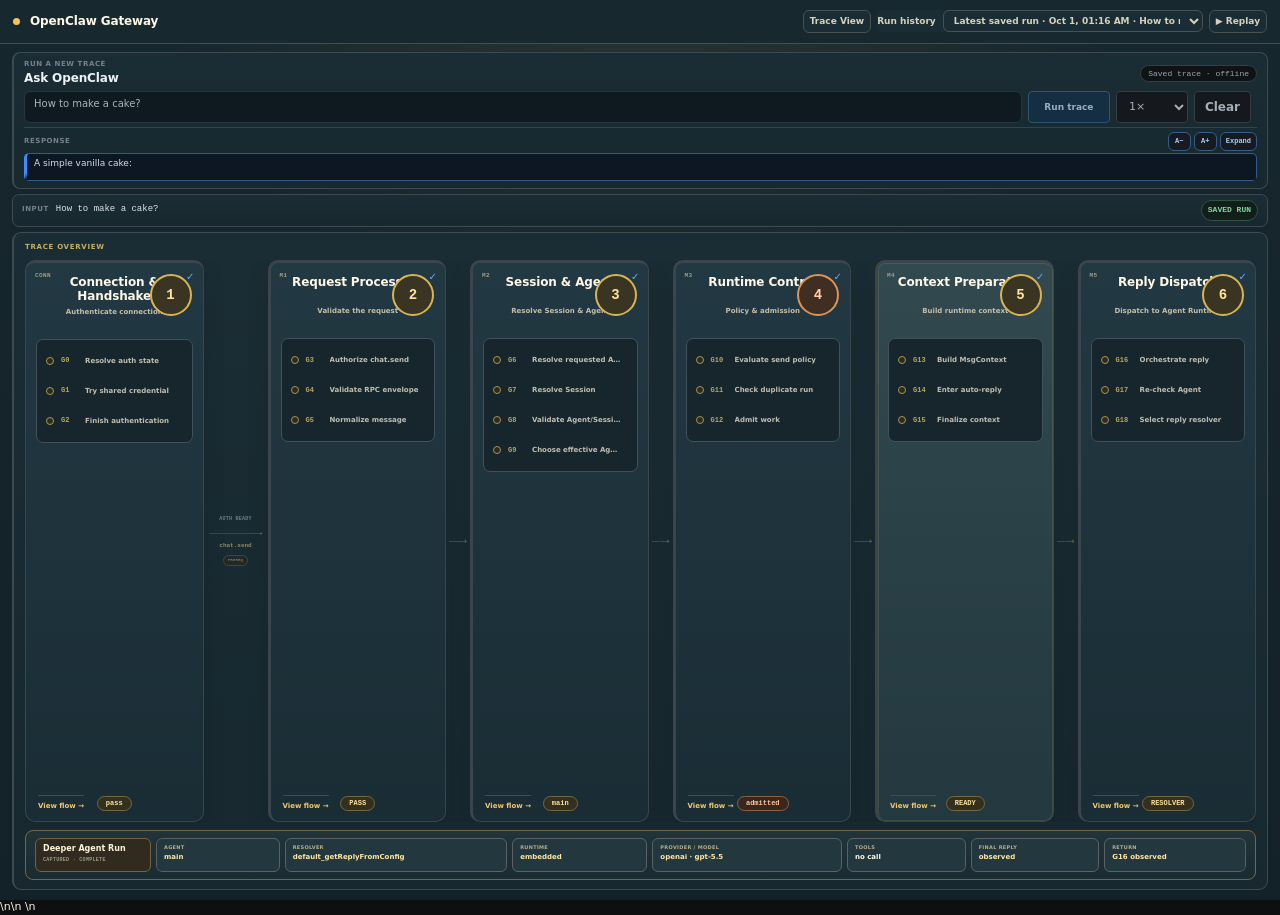
<file: index.html>
<!doctype html>
<html lang="en">
<head>
<meta charset="utf-8"/>
<meta name="viewport" content="width=device-width,initial-scale=1"/>
<meta name="description" content="OpenClaw Gateway trace viewer for source-level G0–G18 execution analysis."/>
<title>OpenClaw Gateway Trace</title>
<link rel="stylesheet" href="assets/styles.css"/>
<link rel="stylesheet" href="assets/live.css?v=20260920-1"/>
<link rel="stylesheet" href="assets/step-inspector.css"/>
<link rel="stylesheet" href="assets/step-flow.css"/>
<link rel="stylesheet" href="assets/stage-handoff.css"/>
<link rel="stylesheet" href="assets/stage-modal.css?v=20260831-5"/>
<link rel="stylesheet" href="assets/engineering-theme.css"/>
<link rel="stylesheet" href="assets/flow-clarity.css"/>
<link rel="stylesheet" href="assets/one-page.css"/>
<link rel="stylesheet" href="assets/stage-dashboard.css?v=20260828-9"/>
<link rel="stylesheet" href="assets/viewport-balance.css?v=20260828-9"/>
<link rel="stylesheet" href="assets/review-polish.css?v=20260905-1"/>
<link rel="stylesheet" href="assets/pillar-flow.css?v=20260905-1"/>
<link rel="stylesheet" href="assets/teacher-bright.css?v=20260905-4"/>
<link rel="stylesheet" href="assets/agent-runtime-flow.css?v=20260921-7"/>
<link rel="stylesheet" href="assets/end-to-end-overview.css?v=20260907-2"/>
<link rel="stylesheet" href="assets/connection-request-handoff.css?v=20260911-1"/>
</head>
<body>

<header>
  <div class="brand"><span class="brandDot"></span>OpenClaw Gateway</div>
  <div class="controls">
    <span class="badge">Trace View</span>
    <label class="casePicker">
      <span>Saved trace</span>
      <select class="speed" id="caseSelect"></select>
    </label>
    <select class="speed" id="speed" aria-label="Replay speed">
      <option value="900">0.75×</option>
      <option value="620" selected>1×</option>
      <option value="380">1.5×</option>
      <option value="220">2×</option>
    </select>
    <button class="btn alt" id="resetBtn" type="button">Reset</button>
    <button class="btn" id="playBtn">▶ Replay</button>
  </div>
</header>

<div class="layout">
<main class="main">

<section class="card askPanel">
  <form id="askForm">
    <div class="askHead">
      <div>
        <div class="kicker">Run a new trace</div>
        <div class="sectionTitle">Ask OpenClaw</div>
      </div>
      <span class="collectorState" id="collectorState">Collector not connected</span>
    </div>
    <label class="askLabel" for="promptInput">Question</label>
    <div class="askRow">
      <textarea id="promptInput" rows="2" placeholder="Type a question, for example: How to make a cake?" required></textarea>
      <button class="btn runTraceBtn" id="runTraceBtn" type="submit">Run trace</button>
    </div>
    <div class="askFooter">
      <span id="runMessage">Saved traces work now. Live questions require the collector service.</span>
      <button class="textButton" id="useCurrentPromptBtn" type="button">Use current trace prompt</button>
    </div>
  </form>
  <div class="responsePanel" id="responsePanel" hidden>
    <div class="kicker">Response</div>
    <pre id="responseText"></pre>
  </div>
</section>

<section class="card conn"><div class="kicker">Connection</div><div class="sectionTitle">Handshake</div><div class="connFlow" id="connFlow"></div></section>
<section class="card query"><div><div class="kicker" style="margin-bottom:5px">Input</div><code id="queryText"></code></div><div class="state" id="requestState">READY</div></section>
<section class="card pipeline">
  <div class="kicker">Request path</div><div class="sectionTitle">Gateway execution path</div>
  <div class="archBand"><div class="archTag">Methods & Request Handling · M1–M2</div><div class="archTag security">Runtime Management & Security · M3</div><div class="archTag">Methods & Request Handling · M4–M5</div></div>
  <div class="moduleWrap"><div class="track"></div><div class="runner" id="runner"></div><div class="moduleRow" id="moduleRow"></div></div>
  <div class="expand"><div class="expandHead"><div><span class="kicker">Module</span> <span class="expandTitle" id="expandTitle"></span></div><span class="badge" id="expandCount"></span></div><div class="subflow" id="subflow"></div></div>
  <div class="boundary"><div class="boundaryGrid"><div class="boundaryBox runtimeBoundaryLegacy"><strong>G18 · Reply Resolver Boundary</strong><span id="resolverBoundaryText"></span></div><div class="returnArrow">→<br>←</div><div class="boundaryBox"><strong>Deeper Reply / Agent Runtime</strong><span>context / history / memory / skills / tools / model execution</span></div></div><div class="returnNote">replyResult returns to the original G16 → filter / deliver / complete → DispatchFromConfigResult → G14 finalization</div></div>
</section>

<section class="card detail">
  <div class="detailHead"><div><div class="kicker" style="margin-bottom:3px">Stage detail</div><div class="detailTitle" id="detailTitle"></div></div><div class="evidenceBar" id="evidenceBar"></div></div>
  <div class="tabs" id="tabs"></div><div class="detailBreadcrumb" id="detailBreadcrumb"></div>
  <div class="summaryGrid">
    <div class="info"><h4>Purpose</h4><p id="purpose"></p></div>
    <div class="info"><h4>Observed trace</h4><p id="case2"></p></div>
    <div class="info ioInfo"><h4>Input</h4><p id="input"></p><div class="ioConcrete"><div class="ioConcreteHead"><span>Runtime values</span><span class="ioEvidence" id="inputEvidence"></span></div><pre class="ioValues" id="concreteInput"></pre></div></div>
    <div class="info ioInfo"><h4>Output</h4><p id="output"></p><div class="ioConcrete"><div class="ioConcreteHead"><span>Runtime values</span><span class="ioEvidence" id="outputEvidence"></span></div><pre class="ioValues" id="concreteOutput"></pre></div></div>
  </div>
  <div class="processSection">
    <div class="processTop"><div><h4>Execution steps</h4><div class="processSummary" id="process"></div></div><span class="badge" id="stepCount"></span></div>
    <div class="compactSteps" id="compactSteps"></div>
    <button class="sourceToggle" id="sourceToggle" type="button"><span id="sourceToggleLabel">Source detail</span><span class="toggleMark" id="toggleMark">＋</span></button>
    <div class="sourceDetail" id="sourceDetail"><div class="sourceDetailHead"><div><div class="kicker">Source detail</div><div class="sourceDetailSub">Select a step to inspect its pseudocode and source range.</div></div></div><div class="sourceWorkspace"><div class="sourceStepList" id="sourceStepList"></div><div class="stepPanel" id="stepPanel"><div class="stepPanelHead"><div><div class="stepPanelTitle" id="stepPanelTitle"></div><div class="stepPanelMeta"><span class="stepMetaChip" id="stepStageChip"></span><span class="stepMetaChip">PSEUDOCODE</span></div></div><div class="stepHint">selected step</div></div><div class="stepCodeTools"><div class="stepSourceLabel" style="margin:0">PSEUDOCODE</div><button class="miniCopyBtn" id="copyStepCode" type="button">Copy code</button></div><pre class="sourceCode" id="stepCode"></pre><div class="stepCodeTools"><div class="stepSourceLabel" style="margin:0">SOURCE</div><button class="miniCopyBtn" id="copyStepSource" type="button">Copy source</button></div><div class="stepSource" id="stepSource"></div><div class="stepSourceLabel">NOTES</div><div class="stepPanelText" id="stepPanelText"></div><div class="sourceNote">The code shown above is source-aligned pseudocode for readability. The SOURCE field is the verified line range in the fixed v2026.7.1-2 snapshot.</div></div></div></div>
  </div>
  <div class="summaryGrid"><div class="info"><h4>Observed Cost</h4><p><code id="time"></code><br><br><code id="tokens"></code></p></div><div class="info"><h4>Risk Note</h4><p id="risk"></p></div><div class="info"><h4>Result</h4><p><code id="result"></code></p></div><div class="info"><h4>Source Mapping</h4><p><code id="source"></code></p></div></div>
</section>
<section class="card output"><div><div class="kicker" style="margin-bottom:5px">Output</div><strong>Awaiting run</strong></div><div class="finish">IDLE</div></section>
</main>
<aside class="card sidebar">
  <div class="sideTitle">Selected</div><div class="kv"><span>Stage</span><b id="sideStage">G3</b></div><div class="kv"><span>Result</span><b id="sideResult" style="color:var(--good)">allow</b></div><div class="kv"><span>Agent</span><b id="sideAgent" class="pendingValue">—</b></div><div class="kv"><span>Resolver</span><b id="sideResolver" class="pendingValue">—</b></div><div class="kv"><span>Provider</span><b id="sideProvider" class="pendingValue">—</b></div><div class="kv"><span>Model</span><b id="sideModel" class="pendingValue">—</b></div><div class="kv"><span>Tools</span><b id="sideTools" class="pendingValue">—</b></div>
  <div class="sep"></div><div class="sideTitle">Runtime Context</div>
  <div class="contextBlock">
    <div class="ctxRow"><div class="ctxLabel"><span>Raw SessionKey</span><small>known at G4</small></div><div class="ctxRight"><b id="ctxRawSession" class="ctxValue pendingValue">—</b><span id="ctxRawSessionState" class="stateChip neutral">—</span></div></div>
    <div class="ctxRow"><div class="ctxLabel"><span>Canonical SessionKey</span><small>resolved at G7</small></div><div class="ctxRight"><b id="ctxCanonicalSession" class="ctxValue pendingValue">—</b><span id="ctxCanonicalSessionState" class="stateChip neutral">—</span></div></div>
    <div class="ctxRow"><div class="ctxLabel"><span>SessionEntry</span><small>loaded at G7</small></div><div class="ctxRight"><b id="ctxSessionEntry" class="ctxValue pendingValue">—</b><span id="ctxSessionEntryState" class="stateChip neutral">—</span></div></div>
    <div class="ctxRow"><div class="ctxLabel"><span>Backing sessionId</span><small>captured at G8</small></div><div class="ctxRight"><b id="ctxSessionId" class="ctxValue pendingValue">—</b><span id="ctxSessionIdState" class="stateChip neutral">—</span></div></div>
    <div class="ctxRow"><div class="ctxLabel"><span>Agent</span><small>resolved at G9</small></div><div class="ctxRight"><b id="ctxAgent" class="ctxValue pendingValue">—</b><span id="ctxAgentState" class="stateChip neutral">—</span></div></div>
    <div class="ctxRow"><div class="ctxLabel"><span>Send Policy</span><small>evaluated at G10</small></div><div class="ctxRight"><b id="ctxPolicy" class="ctxValue pendingValue">—</b><span id="ctxPolicyState" class="stateChip neutral">—</span></div></div>
    <div class="ctxRow"><div class="ctxLabel"><span>MsgContext</span><small>constructed at G13</small></div><div class="ctxRight"><b id="ctxMsgContext" class="ctxValue pendingValue">—</b><span id="ctxMsgContextState" class="stateChip neutral">—</span></div></div>
    <div class="ctxRow"><div class="ctxLabel"><span>Downstream Agent</span><small>re-confirmed at G17</small></div><div class="ctxRight"><b id="ctxDownstreamAgent" class="ctxValue pendingValue">—</b><span id="ctxDownstreamAgentState" class="stateChip neutral">—</span></div></div>
  </div><div class="contextNote">Shown after the relevant stage is reached.</div>
  <div class="sep"></div><div class="sideTitle">Runtime</div><div class="kv"><span>ACK</span><b id="ackValue">—</b></div><div class="kv"><span>Title sync</span><b id="titleSyncValue">—</b></div><div class="kv"><span>Stage time</span><b id="sideTime">—</b></div><div class="kv"><span>Token cost</span><b id="sideTokens">—</b></div>
  <div class="sep"></div><div class="sideTitle">State</div><div class="metric"><span>Authentication</span><b id="riskAuth" class="stateChip neutral">—</b></div><div class="metric"><span>Policy</span><b id="riskPolicy" class="stateChip neutral">—</b></div><div class="metric"><span>Runtime</span><b id="riskRuntime" class="stateChip neutral">—</b></div><div class="metric"><span>Routing</span><b id="riskRouting" class="stateChip neutral">—</b></div><div class="metric overallMetric"><span>Overall</span><b id="riskOverall" class="stateChip good">NO ALERT</b></div><div class="kv"><span>Evidence</span><b id="coverageText">—</b></div><div class="barRow"><div class="barHead"><span>Progress</span><span id="progressText">0%</span></div><div class="barTrack"><div class="barFill progressFill" id="progressBar" style="width:0"></div></div></div><div class="log" id="log"></div><div class="note">Runtime values come only from the selected run snapshot; source structure comes from the fixed v2026.7.1-2 catalog.</div>
</aside></div>

<script src="config.js"></script>
<script src="data/modules.js"></script>
<script src="data/end-to-end-phases.js?v=20260907-2"></script>
<script src="data/stages/part1.js"></script>
<script src="data/stages/part2.js"></script>
<script src="data/stages/part3.js"></script>
<script src="assets/current-run-catalog-policy.js?v=20260831-1"></script>
<script src="data/cases/index.js?v=20260831-3"></script>\n<script src="data/cases/latest-live.js?v=20261001011647"></script>\n<script src="data/cases/recent-runs.js?v=20261001011647"></script>
<script src="assets/app.js"></script>
<script src="assets/app-dom-guards.js?v=20260921-clear1"></script>
<script src="assets/step-evidence.js"></script>
<script src="assets/step-evidence-finalize.js"></script>
<script src="assets/step-inspector.js"></script>
<script src="assets/step-flow.js"></script>
<script src="assets/stage-handoff.js"></script>
<script src="assets/module-flow.js"></script>
<script src="assets/flow-labels.js"></script>
<script src="assets/flow-progress.js"></script>
<script src="assets/stage-modal.js"></script>
<script src="assets/stage-dashboard.js?v=20260828-9"></script>
<script src="assets/reference-mode.js?v=20260905-2"></script>
<script src="assets/session-reuse.js"></script>
<script src="assets/live.js?v=20260921-final3"></script>
<script src="assets/live-failure-visible.js?v=20260921-2"></script>
<script src="assets/agent-runtime-inspector.js?v=20260921-5"></script>
<script src="assets/live-output.js"></script>
<script src="assets/viewport-balance.js?v=20260907-4"></script>
<script src="assets/run-history.js?v=20260921-final7"></script>
<script src="assets/review-polish-safe.js?v=20260905-3"></script>
<script src="assets/connection-request-handoff.js?v=20260921-2"></script>
<script src="assets/end-to-end-overview.js?v=20260907-3"></script>
<script src="assets/public-demo-restore.js?v=20260921-9"></script>\n</body></html>
</file>
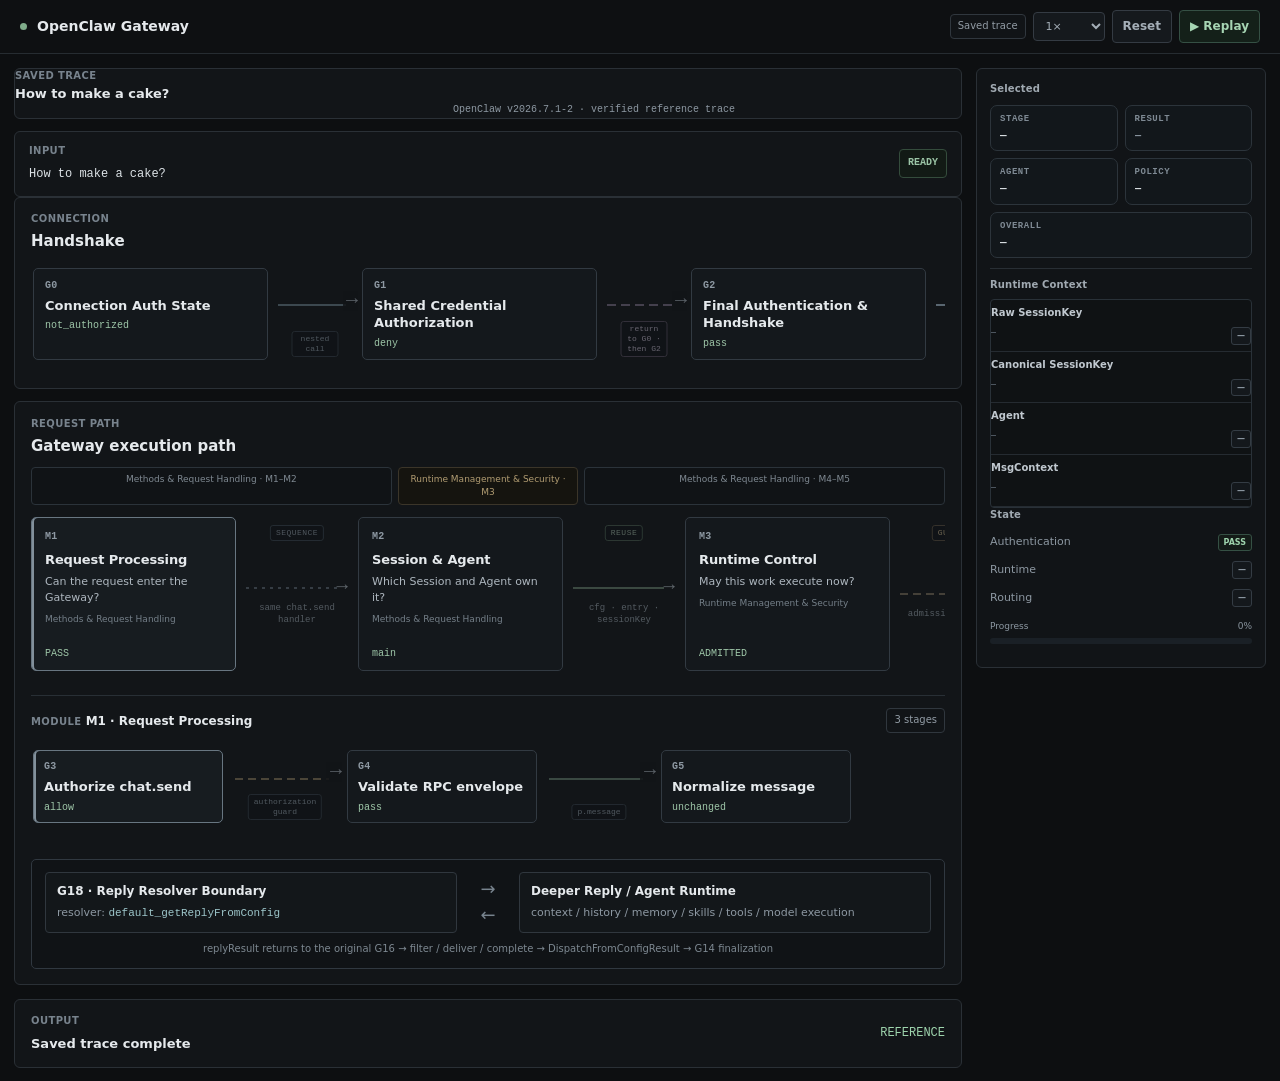
<file: cake.html>
<!doctype html>
<html lang="en">
<head>
<meta charset="utf-8"/>
<meta name="viewport" content="width=device-width,initial-scale=1"/>
<meta name="description" content="Saved OpenClaw Gateway reference trace for How to make a cake?"/>
<title>OpenClaw Gateway · How to make a cake?</title>
<script>
  // Force the fixed saved case without redirecting to the live entrypoint.
  const u = new URL(window.location.href);
  u.searchParams.set("case", "cake");
  u.searchParams.set("reference", "1");
  history.replaceState(null, "", u.toString());
</script>
<link rel="stylesheet" href="assets/styles.css"/>
<link rel="stylesheet" href="assets/live.css"/>
<link rel="stylesheet" href="assets/step-inspector.css"/>
<link rel="stylesheet" href="assets/step-flow.css"/>
<link rel="stylesheet" href="assets/stage-handoff.css"/>
<link rel="stylesheet" href="assets/stage-modal.css"/>
<link rel="stylesheet" href="assets/engineering-theme.css"/>
<link rel="stylesheet" href="assets/flow-clarity.css"/>
</head>
<body>
<header>
  <div class="brand"><span class="brandDot"></span>OpenClaw Gateway</div>
  <div class="controls">
    <span class="badge">Saved reference</span>
    <label class="casePicker" style="display:none">
      <span>Saved trace</span>
      <select class="speed" id="caseSelect"></select>
    </label>
    <select class="speed" id="speed" aria-label="Replay speed">
      <option value="900">0.75×</option>
      <option value="620" selected>1×</option>
      <option value="380">1.5×</option>
      <option value="220">2×</option>
    </select>
    <button class="btn alt" id="resetBtn">Reset</button>
    <button class="btn" id="playBtn">▶ Replay</button>
  </div>
</header>

<div class="layout">
<main class="main">
<section id="referenceBanner" class="card referenceBanner">
  <div><div class="kicker">Saved trace</div><strong>How to make a cake?</strong></div>
  <div class="referenceMeta">OpenClaw v2026.7.1-2 · source commit 0790d9f · fixed reference trace using the same verified G/M flow as the live viewer.</div>
</section>

<section class="card query"><div><div class="kicker" style="margin-bottom:5px">Input</div><code id="queryText"></code></div><div class="state" id="requestState">READY</div></section>
<section class="card conn"><div class="kicker">Connection</div><div class="sectionTitle">Handshake</div><div class="connFlow" id="connFlow"></div></section>
<section class="card pipeline">
  <div class="kicker">Request path</div><div class="sectionTitle">Gateway execution path</div>
  <div class="archBand"><div class="archTag">Methods & Request Handling · M1–M2</div><div class="archTag security">Runtime Management & Security · M3</div><div class="archTag">Methods & Request Handling · M4–M5</div></div>
  <div class="moduleWrap"><div class="track"></div><div class="runner" id="runner"></div><div class="moduleRow" id="moduleRow"></div></div>
  <div class="expand"><div class="expandHead"><div><span class="kicker">Module</span> <span class="expandTitle" id="expandTitle"></span></div><span class="badge" id="expandCount"></span></div><div class="subflow" id="subflow"></div></div>
  <div class="boundary"><div class="boundaryGrid"><div class="boundaryBox"><strong>G18 · Reply Resolver Boundary</strong><span id="resolverBoundaryText"></span></div><div class="returnArrow">→<br>←</div><div class="boundaryBox"><strong>Deeper Reply / Agent Runtime</strong><span>context / history / memory / skills / tools / model execution</span></div></div><div class="returnNote">replyResult returns to the original G16 → filter / deliver / complete → DispatchFromConfigResult → G14 finalization</div></div>
</section>

<section class="card detail">
  <div class="detailHead"><div><div class="kicker" style="margin-bottom:3px">Stage detail</div><div class="detailTitle" id="detailTitle"></div></div><div class="evidenceBar" id="evidenceBar"></div></div>
  <div class="tabs" id="tabs"></div><div class="detailBreadcrumb" id="detailBreadcrumb"></div>
  <div class="summaryGrid">
    <div class="info"><h4>Purpose</h4><p id="purpose"></p></div>
    <div class="info"><h4>Observed trace</h4><p id="case2"></p></div>
    <div class="info ioInfo"><h4>Input</h4><p id="input"></p><div class="ioConcrete"><div class="ioConcreteHead"><span>Runtime values</span><span class="ioEvidence" id="inputEvidence"></span></div><pre class="ioValues" id="concreteInput"></pre></div></div>
    <div class="info ioInfo"><h4>Output</h4><p id="output"></p><div class="ioConcrete"><div class="ioConcreteHead"><span>Runtime values</span><span class="ioEvidence" id="outputEvidence"></span></div><pre class="ioValues" id="concreteOutput"></pre></div></div>
  </div>
  <div class="processSection">
    <div class="processTop"><div><h4>Execution steps</h4><div class="processSummary" id="process"></div></div><span class="badge" id="stepCount"></span></div>
    <div class="compactSteps" id="compactSteps"></div>
    <button class="sourceToggle" id="sourceToggle" type="button"><span id="sourceToggleLabel">Source detail</span><span class="toggleMark" id="toggleMark">＋</span></button>
    <div class="sourceDetail" id="sourceDetail"><div class="sourceDetailHead"><div><div class="kicker">Source detail</div><div class="sourceDetailSub">Select a step to inspect its pseudocode and source range.</div></div></div><div class="sourceWorkspace"><div class="sourceStepList" id="sourceStepList"></div><div class="stepPanel" id="stepPanel"><div class="stepPanelHead"><div><div class="stepPanelTitle" id="stepPanelTitle"></div><div class="stepPanelMeta"><span class="stepMetaChip" id="stepStageChip"></span><span class="stepMetaChip">PSEUDOCODE</span></div></div><div class="stepHint">selected step</div></div><div class="stepCodeTools"><div class="stepSourceLabel" style="margin:0">PSEUDOCODE</div><button class="miniCopyBtn" id="copyStepCode" type="button">Copy code</button></div><pre class="sourceCode" id="stepCode"></pre><div class="stepCodeTools"><div class="stepSourceLabel" style="margin:0">SOURCE</div><button class="miniCopyBtn" id="copyStepSource" type="button">Copy source</button></div><div class="stepSource" id="stepSource"></div><div class="stepSourceLabel">NOTES</div><div class="stepPanelText" id="stepPanelText"></div><div class="sourceNote">The code shown above is source-aligned pseudocode for readability. The SOURCE field is the verified line range in the fixed v2026.7.1-2 snapshot.</div></div></div></div>
  </div>
  <div class="summaryGrid"><div class="info"><h4>Observed Cost</h4><p><code id="time"></code><br><br><code id="tokens"></code></p></div><div class="info"><h4>Risk Note</h4><p id="risk"></p></div><div class="info"><h4>Result</h4><p><code id="result"></code></p></div><div class="info"><h4>Source Mapping</h4><p><code id="source"></code></p></div></div>
</section>
<section class="card output"><div><div class="kicker" style="margin-bottom:5px">Output</div><strong>Saved trace complete</strong></div><div class="finish">REFERENCE</div></section>
</main>

<aside class="card sidebar">
  <div class="sideTitle">Selected</div><div class="kv"><span>Stage</span><b id="sideStage">G3</b></div><div class="kv"><span>Result</span><b id="sideResult" style="color:var(--good)">allow</b></div><div class="kv"><span>Agent</span><b id="sideAgent" class="pendingValue">—</b></div><div class="kv"><span>Resolver</span><b id="sideResolver" class="pendingValue">—</b></div><div class="kv"><span>Provider</span><b id="sideProvider" class="pendingValue">—</b></div><div class="kv"><span>Model</span><b id="sideModel" class="pendingValue">—</b></div><div class="kv"><span>Tools</span><b id="sideTools" class="pendingValue">—</b></div>
  <div class="sep"></div><div class="sideTitle">Runtime Context</div>
  <div class="contextBlock">
    <div class="ctxRow"><div class="ctxLabel"><span>Raw SessionKey</span><small>known at G4</small></div><div class="ctxRight"><b id="ctxRawSession" class="ctxValue pendingValue">—</b><span id="ctxRawSessionState" class="stateChip neutral">—</span></div></div>
    <div class="ctxRow"><div class="ctxLabel"><span>Canonical SessionKey</span><small>resolved at G7</small></div><div class="ctxRight"><b id="ctxCanonicalSession" class="ctxValue pendingValue">—</b><span id="ctxCanonicalSessionState" class="stateChip neutral">—</span></div></div>
    <div class="ctxRow"><div class="ctxLabel"><span>SessionEntry</span><small>loaded at G7</small></div><div class="ctxRight"><b id="ctxSessionEntry" class="ctxValue pendingValue">—</b><span id="ctxSessionEntryState" class="stateChip neutral">—</span></div></div>
    <div class="ctxRow"><div class="ctxLabel"><span>Backing sessionId</span><small>captured at G8</small></div><div class="ctxRight"><b id="ctxSessionId" class="ctxValue pendingValue">—</b><span id="ctxSessionIdState" class="stateChip neutral">—</span></div></div>
    <div class="ctxRow"><div class="ctxLabel"><span>Agent</span><small>resolved at G9</small></div><div class="ctxRight"><b id="ctxAgent" class="ctxValue pendingValue">—</b><span id="ctxAgentState" class="stateChip neutral">—</span></div></div>
    <div class="ctxRow"><div class="ctxLabel"><span>Send Policy</span><small>evaluated at G10</small></div><div class="ctxRight"><b id="ctxPolicy" class="ctxValue pendingValue">—</b><span id="ctxPolicyState" class="stateChip neutral">—</span></div></div>
    <div class="ctxRow"><div class="ctxLabel"><span>MsgContext</span><small>constructed at G13</small></div><div class="ctxRight"><b id="ctxMsgContext" class="ctxValue pendingValue">—</b><span id="ctxMsgContextState" class="stateChip neutral">—</span></div></div>
    <div class="ctxRow"><div class="ctxLabel"><span>Downstream Agent</span><small>re-confirmed at G17</small></div><div class="ctxRight"><b id="ctxDownstreamAgent" class="ctxValue pendingValue">—</b><span id="ctxDownstreamAgentState" class="stateChip neutral">—</span></div></div>
  </div><div class="contextNote">Shown after the relevant stage is reached.</div>
  <div class="sep"></div><div class="sideTitle">Runtime</div><div class="kv"><span>ACK</span><b id="ackValue">—</b></div><div class="kv"><span>Title sync</span><b id="titleSyncValue">—</b></div><div class="kv"><span>Stage time</span><b id="sideTime">—</b></div><div class="kv"><span>Token cost</span><b id="sideTokens">—</b></div>
  <div class="sep"></div><div class="sideTitle">State</div><div class="metric"><span>Authentication</span><b id="riskAuth" class="stateChip neutral">—</b></div><div class="metric"><span>Policy</span><b id="riskPolicy" class="stateChip neutral">—</b></div><div class="metric"><span>Runtime</span><b id="riskRuntime" class="stateChip neutral">—</b></div><div class="metric"><span>Routing</span><b id="riskRouting" class="stateChip neutral">—</b></div><div class="metric overallMetric"><span>Overall</span><b id="riskOverall" class="stateChip good">NO ALERT</b></div><div class="kv"><span>Evidence</span><b id="coverageText">—</b></div><div class="barRow"><div class="barHead"><span>Progress</span><span id="progressText">0%</span></div><div class="barTrack"><div class="barFill progressFill" id="progressBar" style="width:0"></div></div></div><div class="log" id="log"></div><div class="note">Fixed saved trace. Values come from the recorded cake case and verified source mapping.</div>
</aside></div>

<script src="data/modules.js"></script>
<script src="data/stages/part1.js"></script>
<script src="data/stages/part2.js"></script>
<script src="data/stages/part3.js"></script>
<script src="data/cases/index.js"></script>
<script src="assets/app.js"></script>
<script src="assets/step-evidence.js"></script>
<script src="assets/step-evidence-finalize.js"></script>
<script src="assets/step-inspector.js"></script>
<script src="assets/step-flow.js"></script>
<script src="assets/stage-handoff.js"></script>
<script src="assets/module-flow.js"></script>
<script src="assets/flow-labels.js"></script>
<script src="assets/flow-progress.js"></script>
<script src="assets/stage-modal.js"></script>
<script src="assets/reference-mode.js"></script>
</body>
</html>
</file>
<file: assets/styles.css>
:root{--bg:#0b0d10;--panel:#101318;--panel2:#151a20;--line:#283039;--line2:#394550;--text:#eef3f7;--muted:#8f9ba6;--good:#aef2c3;--good2:#6ad48a;--warn:#ffd58a;--bad:#ff9f9f;--violet:#cbb7ff;--cyan:#9fe7ea}*{box-sizing:border-box}html{scroll-behavior:smooth}body{margin:0;color:var(--text);font-family:Inter,ui-sans-serif,system-ui,-apple-system,BlinkMacSystemFont,"Segoe UI",sans-serif;background:var(--bg)}button,select{font:inherit}header{min-height:58px;display:flex;align-items:center;justify-content:space-between;padding:8px 22px;border-bottom:1px solid var(--line);position:sticky;top:0;z-index:100;background:#0b0d10}.brand{display:flex;align-items:center;gap:10px;font-weight:820}.brandDot{width:10px;height:10px;border-radius:50%;background:var(--good)}.controls{display:flex;gap:8px;align-items:center;flex-wrap:wrap}.badge,.state,.ready,.btn,.speed{border-radius:6px}.badge{border:1px solid var(--line);padding:6px 10px;color:var(--muted);font-size:12px}.btn{border:1px solid #355842;background:#102017;color:var(--good);padding:7px 11px;cursor:pointer}.btn.alt{border-color:var(--line);background:#14191f;color:var(--muted)}.btn.pauseState{border-color:#5a4930;background:#1b160d;color:var(--warn)}.speed{border:1px solid var(--line);background:#11161b;color:var(--muted);padding:7px 9px}.casePicker{display:flex;align-items:center;gap:7px;color:var(--muted);font-size:11px}.casePicker select{max-width:260px}.layout{padding:18px 22px 28px;display:grid;grid-template-columns:minmax(0,1fr) 330px;gap:16px}.main{min-width:0}.card{border:1px solid var(--line);border-radius:8px;background:var(--panel);box-shadow:none}.kicker{font-size:10px;letter-spacing:.08em;color:var(--muted)}.sectionTitle{font-size:13px;font-weight:650;margin-top:3px}.conn{padding:16px 18px}.connFlow{display:flex;gap:10px;align-items:center;flex-wrap:wrap;margin-top:13px}.stageCard,.subnode,.tab,.module{border:1px solid var(--line2);border-radius:7px;background:#14191f;cursor:pointer}.stageCard{position:relative;min-width:150px;padding:10px 11px}.stageCard:hover,.stageCard.selected,.subnode.selected,.tab.selected,.module:hover,.module.selected{border-color:#98a9b8;background:#171c22}.stageCard.running,.subnode.running,.module.running{border-color:var(--good2)}.stageCard.done::after,.module.done::after{content:"✓";position:absolute;right:8px;top:7px;color:var(--good);font-size:11px}.sid{font-size:11px;color:var(--muted);font-weight:850}.stitle{font-size:13px;font-weight:720;margin-top:3px}.sresult{font:11px ui-monospace,SFMono-Regular,Menlo,monospace;color:var(--good);margin-top:6px}.warnResult{color:var(--warn)}.arrow{font-size:18px;color:#667481;min-width:18px;text-align:center}.ready{border:1px solid #2b4d38;background:#102017;color:var(--good);padding:9px 12px;font-size:12px;font-weight:780}.query{margin-top:14px;padding:14px 16px;display:flex;align-items:center;justify-content:space-between;gap:16px}.query code{font:14px ui-monospace,SFMono-Regular,Menlo,monospace;color:#f6f9fb}.state{border:1px solid #2b4d38;background:#102017;color:var(--good);padding:7px 10px;font-size:11px;font-weight:800}.state.pausedState{border-color:#5a4930;background:#1b160d;color:var(--warn)}.pipeline{margin-top:14px;padding:18px}.archBand{display:grid;grid-template-columns:2fr 1fr 2fr;gap:8px;margin-top:10px}.archTag{border:1px solid #2f3943;border-radius:5px;padding:6px 8px;text-align:center;font-size:11px;color:var(--muted);background:#0e1216}.archTag.security{color:var(--warn);border-color:#4b4130}.moduleWrap{position:relative;margin-top:13px}.track,.runner{display:none!important}.moduleRow{display:grid;grid-template-columns:repeat(5,minmax(150px,1fr));gap:12px}.module{position:relative;min-height:158px;padding:14px}.mid{font-size:11px;color:var(--muted);font-weight:850;letter-spacing:.12em}.module h3{font-size:14px;margin:6px 0 5px}.module p{font-size:12px;line-height:1.42;color:var(--muted);margin:0}.module .arch{font-size:9px;color:#71808e;margin-top:8px}.mresult{position:absolute;bottom:12px;left:14px;font:11px ui-monospace,SFMono-Regular,Menlo,monospace;color:var(--good)}.expand{margin-top:15px;border-top:1px solid var(--line);padding-top:14px}.expandHead{display:flex;align-items:center;justify-content:space-between;margin-bottom:10px}.expandTitle{font-size:13px;font-weight:760}.subflow{display:flex;gap:9px;align-items:center;overflow:auto;padding:2px 1px 5px}.subnode{flex:0 0 auto;min-width:160px;padding:10px 11px}.subnode.done::after{content:"✓";float:right;color:var(--good)}.boundary{margin-top:14px;border:1px dashed #465361;border-radius:7px;padding:13px 14px;background:#0d1115}.boundaryGrid{display:grid;grid-template-columns:1fr 70px 1fr;gap:10px;align-items:center}.boundaryBox{border:1px solid #303a44;border-radius:6px;background:#0f1317;padding:11px 12px}.boundaryBox strong{display:block;font-size:12px;margin-bottom:4px}.boundaryBox span{display:block;color:var(--muted);font-size:11px;line-height:1.45}.boundaryBox code{color:var(--cyan)}.returnArrow{text-align:center;color:#758291;font-size:18px}.returnNote{text-align:center;color:var(--muted);font-size:11px;margin-top:9px}.detail{margin-top:14px;overflow:hidden}.detailHead{padding:14px 16px;border-bottom:1px solid var(--line);display:flex;align-items:center;justify-content:space-between;gap:12px}.detailTitle{font-size:15px;font-weight:760}.evidenceBar{display:flex;gap:6px;align-items:center;flex-wrap:wrap;justify-content:flex-end}.echip,.stateChip,.stepMetaChip{font-size:10px;border:1px solid #3b4651;border-radius:4px;padding:4px 7px;color:var(--muted);background:#12171c}.echip.runtime{border-color:#31513d;color:var(--good);background:#102017}.echip.native{border-color:#54482f;color:var(--warn);background:#1c180e}.echip.source{color:#c8d4de}.echip.derived{border-color:#42385a;color:var(--violet);background:#15101d}.tabs{display:flex;gap:8px;overflow:auto;padding:12px 16px;border-bottom:1px solid var(--line)}.tab{flex:0 0 auto;padding:8px 10px}.detailBreadcrumb{display:flex;gap:7px;align-items:center;flex-wrap:wrap;padding:9px 16px;border-bottom:1px solid var(--line);background:#0f1418}.crumb{font-size:10px;color:var(--muted)}.crumb strong{color:#dce5ec}.crumbSep{color:#596673}.summaryGrid{display:grid;grid-template-columns:1fr 1fr;gap:1px;background:var(--line)}.info{background:var(--panel);padding:15px 16px;min-height:112px}.info h4,.processSection h4{font-size:11px;letter-spacing:.12em;text-transform:uppercase;color:var(--muted);margin:0 0 8px}.info p{font-size:12px;line-height:1.55;color:#dbe2e9;margin:0}.info code{font-family:ui-monospace,SFMono-Regular,Menlo,monospace}.ioInfo{min-height:170px}.ioConcrete{margin-top:13px;padding-top:11px;border-top:1px solid #252d34}.ioConcreteHead{display:flex;justify-content:space-between;align-items:center;gap:10px;margin-bottom:7px;font-size:10px;color:#8e9aa5}.ioEvidence{font:9px ui-monospace,SFMono-Regular,Menlo,monospace;color:#73808b;text-align:right}.ioValues{margin:0;white-space:pre-wrap;word-break:break-word;font:11px/1.55 ui-monospace,SFMono-Regular,Menlo,monospace;color:#d7e0e7;background:#0b0f12;border:1px solid #242d34;border-radius:6px;padding:10px 11px}.processSection{border-top:1px solid var(--line);background:var(--panel);padding:17px 18px}.processTop{display:flex;align-items:flex-start;justify-content:space-between;gap:12px;margin-bottom:11px}.processSummary{font-size:12px;color:var(--muted);line-height:1.5;max-width:800px}.compactSteps{display:grid;grid-template-columns:repeat(2,minmax(0,1fr));gap:8px 12px;border:1px solid #303a44;border-radius:7px;background:#0f1418;padding:12px 14px}.compactStep{position:relative;display:grid;grid-template-columns:58px 1fr;gap:8px;align-items:baseline;padding:8px 9px;border:1px solid transparent;border-radius:6px;font-size:12px;line-height:1.45;cursor:pointer}.compactStep:hover{border-color:#35414c;background:#141a20}.compactStep.selected{border-color:#6b7d8c;background:#182028}.compactStep.running{border-color:var(--good2);background:#142019}.compactStep.done::after{content:"✓";position:absolute;right:8px;top:8px;color:var(--good);font-size:10px}.compactStepNum{font:11px ui-monospace,SFMono-Regular,Menlo,monospace;color:var(--muted)}.compactStepTitle{color:#dce4eb;font-weight:680;padding-right:16px}.sourceToggle{width:100%;margin-top:10px;border:1px solid #34404c;border-radius:7px;background:#12171c;color:#dce4eb;padding:11px 13px;display:flex;align-items:center;justify-content:space-between;cursor:pointer}.sourceToggle:hover{border-color:#61717f;background:#161c22}.toggleMark{font-size:17px;color:var(--muted)}.sourceDetail{display:none;margin-top:12px}.sourceDetail.open{display:block}.sourceDetailHead{margin-bottom:9px}.sourceDetailSub{font-size:11px;color:var(--muted);margin-top:4px}.sourceWorkspace{display:grid;grid-template-columns:270px minmax(0,1fr);gap:10px;align-items:start}.sourceStepList{border:1px solid #303a44;border-radius:7px;background:#0f1418;padding:7px;max-height:520px;overflow:auto}.sourceStepItem{position:relative;border:1px solid transparent;border-radius:6px;padding:9px 10px;cursor:pointer}.sourceStepItem+.sourceStepItem{margin-top:4px}.sourceStepItem:hover{background:#151b21;border-color:#303b45}.sourceStepItem.selected{background:#1a2229;border-color:#8293a2}.sourceStepItem.running{border-color:var(--good2);background:#142019}.sourceStepItem.done::after{content:"✓";position:absolute;right:8px;top:9px;color:var(--good);font-size:10px}.sourceStepItemNum{font:10px ui-monospace,SFMono-Regular,Menlo,monospace;color:var(--muted)}.sourceStepItemTitle{font-size:12px;font-weight:720;line-height:1.35;margin-top:3px;padding-right:15px}.sourceStepItemSource{font:10px/1.35 ui-monospace,SFMono-Regular,Menlo,monospace;color:#82909b;margin-top:5px;word-break:break-word}.stepPanel{border:1px solid #303a44;border-radius:7px;background:#0f1418;min-height:260px;padding:14px 15px}.stepPanelHead,.stepCodeTools{display:flex;justify-content:space-between;align-items:flex-start;gap:10px}.stepPanelTitle{font-size:12px;font-weight:760}.stepPanelMeta{display:flex;gap:6px;flex-wrap:wrap;margin-top:5px}.stepHint{font-size:10px;color:var(--muted)}.stepCodeTools{align-items:center;margin-top:11px}.miniCopyBtn{border:1px solid #34404c;background:#12171c;color:var(--muted);border-radius:6px;padding:4px 7px;font-size:9px;cursor:pointer}.sourceCode{white-space:pre-wrap;margin:7px 0 12px;border:1px solid #28323b;border-radius:7px;background:#090c0f;padding:12px 13px;font:12px/1.55 ui-monospace,SFMono-Regular,Menlo,monospace;color:#dce7ef}.stepSourceLabel{font-size:10px;letter-spacing:.12em;color:var(--muted);margin:10px 0 4px}.stepSource{font:11px/1.5 ui-monospace,SFMono-Regular,Menlo,monospace;color:var(--cyan);word-break:break-word}.stepPanelText{font-size:12px;color:#cfd8df;line-height:1.55}.sourceNote{margin-top:10px;border-left:2px solid #303840;padding:7px 10px;color:var(--muted);font-size:10px;line-height:1.45}.sidebar{position:sticky;top:76px;height:max-content;padding:16px}.sideTitle{font-size:11px;color:var(--muted);text-transform:uppercase;letter-spacing:.13em;margin-bottom:10px}.kv{display:flex;justify-content:space-between;gap:12px;padding:8px 0;border-bottom:1px solid #20262d;font-size:12px}.kv span{color:var(--muted)}.kv b{text-align:right}.sep{height:1px;background:var(--line);margin:14px 0}.pendingValue{color:#73808c!important}.contextBlock{border:1px solid #273039;border-radius:7px;background:#0d1115;overflow:hidden}.ctxRow{padding:8px 9px;border-bottom:1px solid #20282f}.ctxRow:last-child{border-bottom:0}.ctxLabel{display:flex;align-items:baseline;justify-content:space-between;gap:8px;margin-bottom:6px}.ctxLabel span{font-size:11px;color:#b8c3cc;font-weight:620}.ctxLabel small{font-size:9px;color:#66737f;white-space:nowrap}.ctxRight{display:flex;align-items:flex-start;justify-content:space-between;gap:8px}.ctxValue{font:10px/1.4 ui-monospace,SFMono-Regular,Menlo,monospace;color:#dce7ef;word-break:break-all;max-width:205px;text-align:left!important}.contextNote,.note{font-size:10px;line-height:1.45;color:var(--muted);margin-top:8px}.stateChip{font-size:9px;font-weight:800;padding:4px 6px;white-space:nowrap}.stateChip.good{border-color:#2c4d38;background:#102017;color:var(--good)}.stateChip.warn{border-color:#5a4930;background:#1b160d;color:var(--warn)}.stateChip.info{border-color:#344b64;background:#101923;color:#a9c8ff}.stateChip.neutral{border-color:#303943;background:#12171c;color:#77848f}.metric{display:grid;grid-template-columns:1fr auto;gap:10px;align-items:center;padding:6px 0;font-size:12px}.metric span{color:var(--muted)}.overallMetric{margin-top:4px;padding-top:10px;border-top:1px solid #20282f}.barRow{margin:10px 0}.barHead{display:flex;justify-content:space-between;font-size:11px;color:var(--muted);margin-bottom:5px}.barTrack{height:6px;background:#1a2026;border-radius:999px;overflow:hidden}.barFill{height:100%;background:#6b8f78;border-radius:999px;transition:width .35s ease}.log{margin-top:12px;padding:12px 13px;border:1px solid #242b33;border-radius:7px;background:#0f1317;font:11px ui-monospace,SFMono-Regular,Menlo,monospace;color:var(--muted);line-height:1.7;max-height:305px;overflow:auto}.logline.active{color:var(--good);font-weight:800}.output{margin-top:14px;padding:14px 16px;display:flex;align-items:center;justify-content:space-between}.finish{font:12px ui-monospace,SFMono-Regular,Menlo,monospace;color:var(--good)}@media(max-width:1180px){.layout{grid-template-columns:1fr}.sidebar{position:static}.moduleRow{grid-template-columns:1fr 1fr}.archBand{display:none}}@media(max-width:900px){.sourceWorkspace{grid-template-columns:1fr}.sourceStepList{max-height:none;display:grid;grid-template-columns:repeat(2,minmax(0,1fr));gap:5px}}@media(max-width:720px){header{padding:8px 12px}.layout{padding:10px}.moduleRow,.summaryGrid,.compactSteps,.sourceStepList{grid-template-columns:1fr}.boundaryGrid{grid-template-columns:1fr}}
</file>
<file: assets/live.css>
.publicNotice{max-width:1220px;margin:12px auto 0;padding:10px 14px;border:1px solid #51442f;border-radius:8px;background:#17140d;color:#f0d39a;font-size:12px}.publicNotice[hidden]{display:none!important}.askPanel{padding:18px 20px;margin-bottom:16px}.askHead{display:flex;align-items:center;justify-content:space-between;gap:12px;margin-bottom:14px}.askLabel{display:block;font-size:12px;color:var(--muted);margin-bottom:7px}.askRow{display:grid;grid-template-columns:minmax(0,1fr) auto;gap:10px;align-items:stretch}#promptInput{width:100%;resize:vertical;min-height:64px;border:1px solid #343b43;border-radius:7px;background:#111418;color:var(--text);padding:12px 13px;font:14px/1.55 Inter,ui-sans-serif,system-ui,-apple-system,BlinkMacSystemFont,"Segoe UI",sans-serif;outline:none;transition:border-color .16s ease,background .16s ease}#promptInput::placeholder{color:#68727c}#promptInput:focus{border-color:#697681;background:#13171b}#promptInput:disabled,.runTraceBtn:disabled{cursor:not-allowed;opacity:.68}.runTraceBtn{min-width:112px;font-weight:650}.askFooter{display:flex;align-items:center;justify-content:space-between;gap:12px;margin-top:10px;color:var(--muted);font-size:11px}.textButton{border:0;background:transparent;color:#aab4bd;padding:4px 0;cursor:pointer}.textButton:hover{color:var(--text)}.collectorState{font:11px/1.2 ui-monospace,SFMono-Regular,Menlo,monospace;border:1px solid #353d45;border-radius:5px;padding:6px 8px;color:#9ba6af;background:#12161a}.collectorState.connected{border-color:#355044;color:#9bc8aa;background:#141c18}.collectorState.error{border-color:#57483a;color:#d5b27b;background:#1a1712}.responsePanel{margin-top:15px;padding-top:14px;border-top:1px solid var(--line)}.responsePanel pre{margin:8px 0 0;white-space:pre-wrap;word-break:break-word;font:14px/1.7 Inter,ui-sans-serif,system-ui,-apple-system,BlinkMacSystemFont,"Segoe UI",sans-serif;color:#dce2e7}

/* Refined engineering theme: quieter palette, clearer hierarchy, less terminal-like chrome. */
:root{--bg:#0f1113;--panel:#15181c;--panel2:#191d22;--line:#292f35;--line2:#374049;--text:#e8edf1;--muted:#98a3ad;--good:#9ed4ad;--good2:#5f9f78;--warn:#d9b36e;--bad:#d98989;--violet:#aaa0c9;--cyan:#8db8bd}

html{background:var(--bg)}body{font-size:14px;line-height:1.5;background:var(--bg);letter-spacing:0;color:var(--text)}header{min-height:64px;padding:10px 24px;background:rgba(15,17,19,.96);border-bottom-color:#252b31;backdrop-filter:blur(10px)}.brand{font-size:15px;font-weight:680;letter-spacing:-.01em}.brandDot{width:8px;height:8px;background:#8fc7a0;box-shadow:none}.controls{gap:9px}.layout{max-width:1860px;margin:0 auto;padding:22px 24px 36px;grid-template-columns:minmax(0,1fr) 350px;gap:18px}.main{min-width:0}.card{background:var(--panel);border-color:var(--line);border-radius:10px;box-shadow:0 1px 0 rgba(255,255,255,.015)}

.kicker{font-size:11px;letter-spacing:.025em;color:#8f9aa4;text-transform:none}.sectionTitle{font-size:16px;font-weight:670;letter-spacing:-.01em;margin-top:2px}.badge{font-size:11px;padding:5px 8px;border-radius:5px;background:#13171a;border-color:#333b43;color:#9da8b1}.btn{border-radius:7px;border-color:#355044;background:#142019;color:#a6d5b3;padding:8px 12px;font-weight:620;transition:background .16s ease,border-color .16s ease,color .16s ease}.btn:hover{background:#18271e;border-color:#456352}.btn.alt{background:#15191d;border-color:#343b43;color:#a4aeb7}.btn.alt:hover{background:#191e23;border-color:#46515b;color:#dbe1e6}.speed{border-radius:7px;background:#15191d;border-color:#343b43;color:#a4aeb7;padding:8px 10px}.state,.ready{border-radius:6px}.ready{background:#142019;border-color:#355044;color:#a6d5b3;font-size:11px;font-weight:680;padding:9px 12px}.state{background:#142019;border-color:#355044;color:#a6d5b3;font-size:11px;font-weight:680;padding:7px 10px}

.conn{padding:18px 20px}.connFlow{gap:11px;margin-top:15px}.stageCard,.subnode,.tab,.module{background:#171b20;border-color:#343c45;border-radius:8px;transition:background .15s ease,border-color .15s ease,box-shadow .15s ease}.stageCard{min-width:168px;padding:12px 13px}.stageCard:hover,.stageCard.selected,.subnode.selected,.tab.selected,.module:hover,.module.selected{background:#1a1f24;border-color:#596570}.stageCard.selected,.subnode.selected,.tab.selected,.module.selected{box-shadow:inset 3px 0 0 #788a98}.stageCard.running,.subnode.running,.module.running{border-color:#5f8f70;box-shadow:inset 3px 0 0 #6aa07d}.stageCard.done::after,.module.done::after,.subnode.done::after{color:#8fc7a0;font-size:10px}.sid,.mid{font-size:11px;font-weight:720;letter-spacing:.04em;color:#8d99a4}.stitle{font-size:14px;font-weight:650;line-height:1.35;margin-top:4px}.sresult,.mresult{font-size:12px;color:#9ed4ad}.warnResult{color:#d9b36e}.arrow{color:#68747e;font-size:17px}

.query{margin-top:16px;padding:15px 18px}.query code{font-size:14px;line-height:1.55;color:#edf1f4}.pipeline{margin-top:16px;padding:20px}.archBand{gap:9px;margin-top:12px}.archTag{padding:7px 9px;border-color:#303840;background:#12161a;color:#929da6;font-size:11px;border-radius:6px}.archTag.security{color:#b7a47e;border-color:#413a2d;background:#15140f}.moduleWrap{margin-top:15px}.moduleRow{gap:12px}.module{min-height:166px;padding:15px 16px}.module h3{font-size:15px;font-weight:660;letter-spacing:-.01em;margin:7px 0 6px}.module p{font-size:13px;line-height:1.5}.module .arch{font-size:10px;line-height:1.4;color:#7c8791;margin-top:9px}.mresult{bottom:14px;left:16px}.expand{margin-top:18px;padding-top:16px}.expandHead{margin-bottom:12px}.expandTitle{font-size:14px;font-weight:670}.subflow{gap:10px;padding-bottom:7px}.subnode{min-width:170px;padding:11px 12px}

.boundary{margin-top:16px;border:1px solid #35404a;border-radius:9px;padding:15px 16px;background:#12161a}.boundaryGrid{grid-template-columns:1fr 62px 1fr;gap:12px}.boundaryBox{border-color:#313940;border-radius:7px;background:#15191d;padding:13px 14px}.boundaryBox strong{font-size:13px;font-weight:660;margin-bottom:5px}.boundaryBox span{font-size:12px;line-height:1.55}.boundaryBox code{color:#9dc6ca}.returnArrow{color:#77838d}.returnNote{font-size:11px;line-height:1.5;margin-top:11px;color:#89949d}

.detail{margin-top:16px}.detailHead{padding:16px 18px}.detailTitle{font-size:17px;font-weight:680;letter-spacing:-.015em}.evidenceBar{gap:7px}.echip,.stateChip,.stepMetaChip{border-radius:5px;background:#14181c}.echip{font-size:10px;padding:4px 7px;letter-spacing:.01em}.echip.runtime{background:#141c18;border-color:#355044;color:#9ed4ad}.echip.native{background:#19170f;border-color:#4b412f;color:#d9b36e}.echip.source{color:#bdc6cd}.echip.derived{background:#17141d;border-color:#453d55;color:#aaa0c9}.tabs{gap:8px;padding:13px 18px}.tab{padding:9px 11px}.detailBreadcrumb{padding:10px 18px;background:#13171a}.crumb{font-size:11px}.summaryGrid{gap:1px;background:#2a3036}.info{padding:18px 19px;min-height:118px}.info h4,.processSection h4,.sideTitle{font-size:12px;letter-spacing:.015em;text-transform:none;font-weight:650;color:#a2acb5}.info p{font-size:13px;line-height:1.65;color:#d7dde2}.ioInfo{min-height:180px}.ioConcrete{margin-top:14px;padding-top:12px}.ioConcreteHead{font-size:11px}.ioEvidence{font-size:9px}.ioValues{font-size:11px;line-height:1.6;background:#101316;border-color:#2c3339;border-radius:7px;padding:11px 12px;color:#d7dee4}

.processSection{padding:19px 20px;background:#15181c}.processTop{margin-bottom:13px}.processSummary{font-size:13px;line-height:1.6;max-width:900px}.compactSteps{grid-template-columns:1fr;gap:6px;border-color:#313940;border-radius:8px;background:#13171a;padding:10px}.compactStep{grid-template-columns:68px 1fr;padding:10px 11px;border-radius:6px;font-size:13px}.compactStep:hover{background:#181d21;border-color:#36414b}.compactStep.selected{background:#1a2025;border-color:#596570}.compactStep.running{background:#172019;border-color:#557d62}.compactStepNum{font-size:10px;color:#89949e}.compactStepTitle{font-weight:620;color:#dce2e7}.sourceToggle{margin-top:12px;border-color:#343d45;border-radius:7px;background:#15191d;color:#d9dfe4;padding:11px 13px;font-size:12px}.sourceToggle:hover{background:#191e22;border-color:#4b5660}.sourceDetail{margin-top:14px}.sourceDetailSub{font-size:12px}.sourceWorkspace{grid-template-columns:290px minmax(0,1fr);gap:12px}.sourceStepList,.stepPanel{background:#13171a;border-color:#313940;border-radius:8px}.sourceStepItem{border-radius:6px;padding:10px 11px}.sourceStepItem:hover{background:#181d22}.sourceStepItem.selected{background:#1b2126;border-color:#596570}.sourceStepItem.running{background:#172019;border-color:#557d62}.sourceStepItemTitle{font-size:12px;font-weight:650}.sourceStepItemSource{font-size:10px;line-height:1.45}.stepPanel{padding:16px 17px}.stepPanelTitle{font-size:13px;font-weight:670}.stepPanelText{font-size:13px;line-height:1.65}.sourceCode{background:#0e1114;border-color:#2b3238;border-radius:7px;font-size:12px;line-height:1.65;color:#dce4e9}.stepSource{color:#95c1c5}.sourceNote{font-size:11px;line-height:1.55;border-left-color:#3b444c}

.sidebar{top:82px;padding:18px;background:#14171b}.sideTitle{margin-bottom:11px}.kv{padding:9px 0;font-size:12px;border-bottom-color:#252b31}.kv span{color:#929da7}.sep{background:#2b3137;margin:16px 0}.contextBlock{background:#111417;border-color:#2c3339;border-radius:8px}.ctxRow{padding:10px 11px;border-bottom-color:#252b31}.ctxLabel span{font-size:12px;font-weight:620;color:#c0c8cf}.ctxLabel small{font-size:9px}.ctxValue{font-size:10px;line-height:1.5;max-width:220px}.contextNote,.note{font-size:11px;line-height:1.55}.metric{font-size:12px;padding:7px 0}.stateChip{font-size:9px;font-weight:700}.stateChip.good{background:#141c18;border-color:#355044;color:#9ed4ad}.stateChip.warn{background:#19170f;border-color:#4b412f;color:#d9b36e}.stateChip.info{background:#141a20;border-color:#3b4d5e;color:#adc2d7}.stateChip.neutral{background:#14181c;border-color:#343c44;color:#8d99a3}

/* Reduce visual noise from status colors: color belongs to evidence, not every surface. */
.stageCard.done,.subnode.done,.module.done{background:#171c20}.stageCard.done:not(.running),.subnode.done:not(.running),.module.done:not(.running){border-color:#3b454d}.finish{color:#9ed4ad}.output strong{font-weight:650}.logline{line-height:1.5}.logline.active{background:#1a2025;border-color:#4b5963}

@media(max-width:1280px){.layout{grid-template-columns:minmax(0,1fr) 310px;padding:18px}.moduleRow{grid-template-columns:repeat(5,minmax(135px,1fr));gap:9px}.module{padding:13px;min-height:170px}.sourceWorkspace{grid-template-columns:250px minmax(0,1fr)}}
@media(max-width:1040px){.layout{grid-template-columns:1fr}.sidebar{position:relative;top:auto}.moduleRow{overflow-x:auto;display:flex;padding-bottom:6px}.module{flex:0 0 210px}.archBand{display:none}.sourceWorkspace{grid-template-columns:1fr}.sourceStepList{max-height:280px}}
@media(max-width:720px){header{padding:10px 14px}.layout{padding:14px}.askHead,.askFooter{align-items:flex-start;flex-direction:column}.askRow{grid-template-columns:1fr!important}.runTraceBtn{width:100%}.conn,.pipeline{padding:15px}.summaryGrid{grid-template-columns:1fr}.boundaryGrid{grid-template-columns:1fr}.returnArrow{transform:rotate(90deg)}.detailHead{align-items:flex-start;flex-direction:column}.evidenceBar{justify-content:flex-start}.sourceWorkspace{grid-template-columns:1fr}}
</file>
<file: assets/step-inspector.css>
.stepFlowHint{margin-top:6px;color:#77828b;font-size:10px;line-height:1.45}.compactStep{grid-template-columns:52px minmax(0,1fr) auto;align-items:center;cursor:pointer;min-height:44px}.compactStep:focus-visible{outline:1px solid #64717a;outline-offset:2px}.stepIoHint{font:9px/1.2 ui-monospace,SFMono-Regular,Menlo,monospace;white-space:nowrap;padding-left:10px;color:#7c8790}.stepIoHint.observed{color:#9bc8a8}.stepIoHint.derived,.stepIoHint.source{color:#a9a0b7}.stepIoHint.partial{color:#b5a072}.stepIoHint.unresolved{color:#8b959d}.stepIoHint.muted{color:#69737b}.compactStep:hover .stepIoHint,.compactStep.selected .stepIoHint{filter:brightness(1.12)}
.stepIoPanel{margin-top:10px;border:1px solid #303840;border-radius:4px;background:#101417;overflow:hidden}.stepIoHead{display:flex;align-items:flex-start;justify-content:space-between;gap:18px;padding:11px 12px;border-bottom:1px solid #293138}.stepIoEyebrow{font-size:9px;color:#75808a;margin-bottom:3px;text-transform:uppercase;letter-spacing:.045em}.stepIoTitle{font-size:13px;font-weight:650;color:#e0e5e9}.stepIoHeadRight{display:flex;flex-direction:column;align-items:flex-end;gap:5px}.stepIoSource{max-width:500px;font:9px/1.4 ui-monospace,SFMono-Regular,Menlo,monospace;color:#6f7a83;text-align:right}.stepStatusChip{font:8px/1 ui-monospace,SFMono-Regular,Menlo,monospace;border:1px solid #374049;border-radius:2px;padding:4px 6px;letter-spacing:.02em}.stepStatusChip.observed{border-color:#355044;color:#9bc8a8;background:#111915}.stepStatusChip.derived,.stepStatusChip.source{border-color:#45404e;color:#b0a8be;background:#15131a}.stepStatusChip.partial{border-color:#4d4736;color:#c7ae78;background:#17150f}.stepStatusChip.unresolved{border-color:#3a4249;color:#98a2aa;background:#12161a}.stepStatusChip.muted{border-color:#2d3338;color:#75808a;background:#101316}
.stepRunSummary{display:grid;grid-template-columns:1fr 1fr;border-bottom:1px solid #293138;background:#111519}.stepSummaryRow{display:grid;grid-template-columns:86px minmax(0,1fr);gap:10px;padding:10px 12px;min-width:0}.stepSummaryRow+ .stepSummaryRow{border-left:1px solid #293138}.stepSummaryLabel{font-size:9px;text-transform:uppercase;letter-spacing:.04em;color:#74808a;font-weight:650}.stepSummaryText{font-size:11px;line-height:1.5;color:#bcc4ca;min-width:0}.stepSpecificGrid{display:grid;grid-template-columns:1fr 1fr;gap:1px;background:#293138}.stepSpecificBox{min-width:0;background:#12161a}.stepSpecificTitle{padding:8px 10px;border-bottom:1px solid #293138;color:#929ca5;font-size:9px;font-weight:650;text-transform:uppercase;letter-spacing:.035em}.stepSpecificBody{padding:0}.stepFactTable{display:block}.stepFactTableHead{display:grid;grid-template-columns:minmax(140px,.9fr) minmax(0,1.4fr) 92px;gap:10px;padding:6px 10px;background:#0f1215;border-bottom:1px solid #293138;color:#66717a;font-size:8px;text-transform:uppercase;letter-spacing:.04em}.stepFactRow{display:grid;grid-template-columns:minmax(140px,.9fr) minmax(0,1.4fr) 92px;gap:10px;align-items:center;padding:8px 10px;border-bottom:1px solid #242b30}.stepFactRow:last-child{border-bottom:0}.stepFactField{min-width:0}.stepFactLabel{font-size:10px;color:#9aa4ac;margin-bottom:2px}.stepFactSource{font-size:8px;color:#647079;line-height:1.35;white-space:normal}.stepFactValue{font:10px/1.45 ui-monospace,SFMono-Regular,Menlo,Consolas,monospace;color:#d8dee2;white-space:pre-wrap;word-break:break-word;min-width:0}.stepFactValue.pending{color:#727d86}.stepFactEvidence{justify-self:end;font:8px/1 ui-monospace,SFMono-Regular,Menlo,monospace;border:1px solid #343c44;border-radius:2px;padding:3px 5px;color:#89949d;background:#111519;white-space:nowrap}.stepFactEvidence.observed{border-color:#355044;color:#9bc8a8;background:#111915}.stepFactEvidence.source{border-color:#45404e;color:#aaa2b8;background:#15131a}.stepFactEvidence.request{border-color:#394754;color:#9fb3c4;background:#111820}.stepFactsEmpty{padding:11px;color:#707b84;font-size:10px}
.stepKnownSection{border-top:1px solid #293138;background:#101417}.stepKnownFacts{padding:0}.stepKnownRow{display:grid;grid-template-columns:minmax(150px,.8fr) minmax(0,1.5fr) 92px;gap:10px;align-items:center;padding:8px 10px;border-bottom:1px solid #242b30}.stepKnownRow:last-child{border-bottom:0}.stepKnownLabel{font-size:10px;color:#87929b}.stepKnownValue{font-size:10px;color:#d7dde1;white-space:pre-wrap;word-break:break-word}.stepDirectDetails{border-top:1px solid #293138;background:#101417}.stepDirectSummary{cursor:pointer;list-style:none;padding:8px 10px;color:#8f99a2;font-size:9px;font-weight:620}.stepDirectSummary::-webkit-details-marker{display:none}.stepDirectSummary::before{content:"+";display:inline-block;width:14px;color:#707b84}.stepDirectDetails[open] .stepDirectSummary::before{content:"−"}.stepDirectValues{margin:0 10px 10px;max-height:220px;overflow:auto;white-space:pre-wrap;word-break:break-word;font:9px/1.55 ui-monospace,SFMono-Regular,Menlo,monospace;color:#cfd6db;background:#0d1012;border:1px solid #283038;border-radius:3px;padding:9px 10px}.stepIoNote{padding:8px 10px 9px;border-top:1px solid #293138;color:#68737c;font-size:9px;line-height:1.45}.sourceToggle{margin-top:10px}.sourceDetailSub{max-width:680px}
@media(max-width:1000px){.stepRunSummary{grid-template-columns:1fr}.stepSummaryRow+ .stepSummaryRow{border-left:0;border-top:1px solid #293138}.stepSpecificGrid{grid-template-columns:1fr}.stepFactTableHead,.stepFactRow{grid-template-columns:minmax(130px,.8fr) minmax(0,1.4fr) 86px}}
@media(max-width:760px){.compactStep{grid-template-columns:48px minmax(0,1fr)}.stepIoHint{display:none}.stepIoHead{flex-direction:column}.stepIoHeadRight{align-items:flex-start}.stepIoSource{text-align:left;max-width:100%}.stepFactTableHead{display:none}.stepFactRow{grid-template-columns:1fr;gap:4px}.stepFactEvidence{justify-self:start}.stepKnownRow{grid-template-columns:1fr;gap:4px}}
</file>
<file: assets/step-flow.css>
.stepFlowList{display:flex!important;flex-direction:column;gap:0!important;background:transparent!important;border:0!important;padding:0!important}.stepFlowNode{position:relative;z-index:2;border:1px solid #313940!important;border-radius:5px!important;background:#13171b!important;min-height:50px!important;grid-template-columns:54px minmax(0,1fr) auto!important}.stepFlowNode.selected{border-color:#687681!important;background:#171c20!important;box-shadow:inset 2px 0 0 #82909b!important}.stepFlowConnector{display:grid;grid-template-columns:24px minmax(0,1fr);gap:9px;align-items:stretch;margin:0 0 0 15px;min-height:50px;cursor:pointer}.stepFlowRail{position:relative;display:flex;justify-content:center;align-items:center}.stepFlowRail::before{content:"";position:absolute;top:0;bottom:0;left:50%;width:1px;background:#354049;transform:translateX(-50%)}.stepFlowArrow{position:relative;z-index:2;margin-top:13px;width:16px;height:16px;display:grid;place-items:center;border:1px solid #39444d;border-radius:50%;background:#111519;color:#7f8b94;font-size:10px}.stepFlowPulse{display:none;position:absolute;z-index:1;top:2px;left:50%;width:5px;height:5px;border-radius:50%;background:#7da98a;box-shadow:0 0 0 3px rgba(125,169,138,.08);transform:translateX(-50%)}.stepFlowConnector.selectedFlow .stepFlowPulse{display:block;animation:stepFlowMove 1.45s linear infinite}.stepFlowBody{align-self:center;min-width:0;padding:6px 9px;border-left:2px solid #33404a;background:#101417;border-radius:0 4px 4px 0}.stepFlowConnector.data .stepFlowBody{border-left-color:#52765d}.stepFlowConnector.context .stepFlowBody{border-left-color:#4f6670}.stepFlowConnector.control .stepFlowBody{border-left-color:#6b6250}.stepFlowConnector.source .stepFlowBody{border-left-color:#5f5870}.stepFlowConnector.uncertain .stepFlowBody{border-left-color:#585f66}.stepFlowConnector.branch-off .stepFlowBody{border-left-color:#4a4f54;opacity:.72}.stepFlowConnector.branch-off .stepFlowRail::before{background:repeating-linear-gradient(to bottom,#41474c 0 4px,transparent 4px 8px)}.stepFlowTop{display:flex;align-items:flex-start;justify-content:space-between;gap:10px}.stepFlowTitle{font-size:10px;font-weight:650;color:#9ca7af;white-space:nowrap}.stepFlowFacts{display:flex;flex-direction:column;align-items:flex-end;gap:3px;min-width:0}.stepFlowFact{display:flex;align-items:center;gap:7px;min-width:0}.stepFlowFact code{max-width:560px;overflow:hidden;text-overflow:ellipsis;white-space:nowrap;font:9px/1.35 ui-monospace,SFMono-Regular,Menlo,monospace;color:#cdd5da}.stepFlowEvidence{font:7px/1 ui-monospace,SFMono-Regular,Menlo,monospace;text-transform:uppercase;letter-spacing:.03em;border:1px solid #343d44;border-radius:3px;padding:3px 4px;color:#87929a;background:#111519}.stepFlowEvidence.observed,.stepFlowEvidence.native{border-color:#355044;color:#9bc8a8;background:#111915}.stepFlowEvidence.request,.stepFlowEvidence.response{border-color:#394754;color:#9fb3c4;background:#111820}.stepFlowEvidence.derived{border-color:#45404e;color:#aaa2b8;background:#15131a}.stepFlowDetail{margin-top:4px;font-size:9px;line-height:1.45;color:#6f7a83}.stepFlowConnector:hover .stepFlowBody,.stepFlowConnector.selectedFlow .stepFlowBody{background:#141a1e}.stepFlowConnector.selectedFlow .stepFlowArrow{border-color:#667681;color:#b8c2c9}.stepFlowConnector.passedFlow .stepFlowRail::before{background:#4d6656}.stepFlowConnector.passedFlow .stepFlowArrow{border-color:#4b6253;color:#91b49b}.stepFlowConnector.data .stepFlowPulse,.stepFlowConnector.context .stepFlowPulse{background:#83ad90}.stepFlowConnector.source .stepFlowPulse{background:#958aa8}.stepFlowConnector.uncertain .stepFlowPulse{background:#818991}@keyframes stepFlowMove{0%{top:2px;opacity:0}12%{opacity:1}78%{opacity:1}100%{top:calc(100% - 7px);opacity:0}}body:not(.stageModalOpen) .stepFlowPulse{animation-play-state:paused}@media(prefers-reduced-motion:reduce){.stepFlowPulse{display:none!important}}@media(max-width:900px){.stepFlowTop{flex-direction:column;gap:5px}.stepFlowFacts{align-items:flex-start}.stepFlowFact code{max-width:72vw}.stepFlowConnector{margin-left:10px}}
</file>
<file: assets/stage-handoff.css>
/* Verified inter-stage flow: quiet engineering layout, source proof on demand. */
.stageHandoffPanel{margin:0;border-top:1px solid #293138;border-bottom:1px solid #293138;background:#101417}.stageHandoffHead{display:flex;align-items:flex-start;justify-content:space-between;gap:16px;padding:11px 13px;border-bottom:1px solid #293138}.stageHandoffEyebrow{font-size:9px;text-transform:uppercase;letter-spacing:.04em;color:#77828b}.stageHandoffTitle{margin-top:3px;font-size:12px;font-weight:650;color:#dbe1e5}.stageHandoffSource{font:9px/1.4 ui-monospace,SFMono-Regular,Menlo,monospace;color:#727d86}.stageHandoffEdges{display:block}.stageHandoffEdge{padding:11px 13px;border-bottom:1px solid #242b30}.stageHandoffEdge:last-child{border-bottom:0}.stageHandoffRoute{display:grid;grid-template-columns:64px minmax(180px,1fr) 94px;gap:8px;align-items:center}.stageHandoffNode{min-height:30px;display:grid;place-items:center;border:1px solid #39424a;border-radius:4px;background:#14181c;color:#d9dfe3;font:10px/1.15 ui-monospace,SFMono-Regular,Menlo,monospace;padding:0 8px}.stageHandoffNode.target{background:#111519}.stageHandoffRoute button.stageHandoffNode{cursor:pointer}.stageHandoffLine{position:relative;display:grid;grid-template-columns:minmax(0,1fr) auto;align-items:center;min-height:30px;border-top:1px solid #46515a;color:#87929b}.stageHandoffRelation{position:absolute;top:-10px;left:10px;padding:0 5px;background:#101417;font-size:9px;line-height:18px;color:#89949d}.stageHandoffArrow{font-size:15px;color:#7d8992;margin-left:6px}.stageHandoffPulse{display:none}.stageHandoffEdge.call .stageHandoffLine{border-top-color:#49616a}.stageHandoffEdge.return .stageHandoffLine{border-top-color:#565064}.stageHandoffEdge.guard .stageHandoffLine{border-top-style:dashed;border-top-color:#665c47}.stageHandoffEdge.sequence .stageHandoffLine,.stageHandoffEdge.prereq .stageHandoffLine,.stageHandoffEdge.internal .stageHandoffLine{border-top-style:dotted}.stageHandoffData{margin:8px 0 0 72px;display:flex;flex-wrap:wrap;gap:6px;align-items:center}.stageHandoffFact{display:flex;align-items:center;gap:6px;min-width:0;padding:5px 7px;border:1px solid #2e363d;border-radius:4px;background:#0f1316}.stageHandoffFact code{font:9px/1.35 ui-monospace,SFMono-Regular,Menlo,monospace;color:#cfd6db;white-space:normal;word-break:break-word}.stageHandoffChip{font:8px/1 ui-monospace,SFMono-Regular,Menlo,monospace;border:1px solid #384049;border-radius:3px;padding:3px 5px;color:#89949d;background:#111519}.stageHandoffChip.observed,.stageHandoffChip.native{border-color:#355044;color:#9bc8a8;background:#111915}.stageHandoffChip.request,.stageHandoffChip.response{border-color:#394754;color:#9fb3c4;background:#111820}.stageHandoffChip.derived{border-color:#45404e;color:#aaa2b8;background:#15131a}.stageHandoffMissing,.stageHandoffEmpty{font-size:9px;color:#69747d}.stageHandoffNote{margin:7px 0 0 72px;color:#7c8790;font-size:9px;line-height:1.5}.stageHandoffProof{margin:7px 0 0 72px;border-top:1px solid #252c31;padding-top:6px}.stageHandoffProof summary{cursor:pointer;list-style:none;font-size:9px;color:#87929b}.stageHandoffProof summary::-webkit-details-marker{display:none}.stageHandoffProof summary::before{content:"+";display:inline-block;width:14px;color:#68737d}.stageHandoffProof[open] summary::before{content:"−"}.stageHandoffVerified{display:grid;gap:5px;margin-top:7px;padding:8px 9px;border-left:2px solid #35414a;background:#0e1215}.stageHandoffExpr{font:9px/1.5 ui-monospace,SFMono-Regular,Menlo,monospace;color:#c7d0d6;white-space:normal;word-break:break-word}.stageHandoffRef{font:8px/1.45 ui-monospace,SFMono-Regular,Menlo,monospace;color:#6f7a83}.stageFlowArrow{position:relative;min-width:34px;text-align:center}.stageFlowArrow::after{content:attr(data-flow-label);position:absolute;left:50%;top:20px;transform:translateX(-50%);white-space:nowrap;font:8px/1.2 ui-monospace,SFMono-Regular,Menlo,monospace;color:#626d76;opacity:.86}.stageFlowArrow.flowActive{color:#9bc8a8}.stageFlowArrow.flowPassed{color:#718078}
.stageFieldsDetails,.stageTechnicalDetails{margin:0;border-top:1px solid #293138;background:#101417}.stageFieldsDetails>summary,.stageTechnicalDetails>summary{cursor:pointer;list-style:none;padding:9px 13px;font-size:10px;color:#929da6}.stageFieldsDetails>summary::-webkit-details-marker,.stageTechnicalDetails>summary::-webkit-details-marker{display:none}.stageFieldsDetails>summary::before,.stageTechnicalDetails>summary::before{content:"+";display:inline-block;width:15px;color:#68737d}.stageFieldsDetails[open]>summary::before,.stageTechnicalDetails[open]>summary::before{content:"−"}.stageFieldsBody{display:grid;grid-template-columns:1fr 1fr;border-top:1px solid #252c31}.stageTechnicalDetails>.summaryGrid{border-top:1px solid #252c31}.stageOverviewGrid .ioInfo{display:none}.stageFieldsBody .ioInfo{display:block}.stageModalTarget .sourceDetail{margin-top:8px}
@media(max-width:760px){.stageHandoffHead{flex-direction:column}.stageHandoffRoute{grid-template-columns:52px minmax(130px,1fr) 76px}.stageHandoffData,.stageHandoffNote,.stageHandoffProof{margin-left:60px}.stageHandoffRelation{white-space:normal;max-width:150px}.stageFieldsBody{grid-template-columns:1fr}}
</file>
<file: assets/stage-modal.css>
/* Stage inspector panel: keep the main trace visible and inspect G0–G18 in place. */
.detail.stageModalTarget{display:none;margin:0}

.stageModalBackdrop{position:fixed;inset:0;z-index:900;background:rgba(5,8,10,.34);backdrop-filter:blur(1px);opacity:0;pointer-events:none;transition:opacity .14s ease}
body.stageModalOpen .stageModalBackdrop{opacity:1;pointer-events:auto}
body.stageModalOpen{overflow:hidden}

/* Desktop: a compact inspector in the true viewport center. */
body.stageModalOpen .detail.stageModalTarget{
  display:block;
  position:fixed;
  z-index:910;
  inset:auto!important;
  left:50%!important;
  top:50%!important;
  transform:translate(-50%,-50%)!important;
  margin:0!important;
  width:min(820px,calc(100vw - 140px))!important;
  height:auto!important;
  max-height:min(70vh,640px)!important;
  overflow-y:auto!important;
  overscroll-behavior:contain;
  scrollbar-gutter:stable;
  background:#14181c;
  border:1px solid #39424a;
  border-radius:7px;
  box-shadow:0 12px 34px rgba(0,0,0,.26)
}

body.stageModalOpen .detail.stageModalTarget::-webkit-scrollbar{width:8px}
body.stageModalOpen .detail.stageModalTarget::-webkit-scrollbar-track{background:#111417}
body.stageModalOpen .detail.stageModalTarget::-webkit-scrollbar-thumb{background:#333b43;border-radius:8px;border:2px solid #111417}

.stageModalTarget .detailHead{position:sticky!important;top:0!important;z-index:8;background:rgba(20,24,28,.99);backdrop-filter:blur(6px);border-bottom:1px solid #2f363d;padding:11px 48px 10px 14px}
.stageModalTarget .detailHead::after{content:"Stage inspector · current run";display:block;margin-top:3px;font-size:8px;font-weight:500;color:#727e87;letter-spacing:.01em}

.stageModalClose{position:absolute;right:12px;top:10px;width:28px;height:28px;border:1px solid #39424a;border-radius:5px;background:#171b20;color:#aeb7bf;font-size:17px;line-height:26px;cursor:pointer;display:grid;place-items:center;transition:background .12s ease,border-color .12s ease,color .12s ease}
.stageModalClose:hover{background:#1d2328;border-color:#56636e;color:#eef2f5}
.stageModalClose:focus-visible{outline:2px solid #78908a;outline-offset:2px}

/* G-neighbour navigation remains inside the same inspector. */
body.stageModalOpen .stageModalTarget .tabs{position:sticky!important;top:58px!important;z-index:7;background:#14181c;border-bottom:1px solid #292f35;overflow-x:auto;flex-wrap:nowrap;padding-top:6px;padding-bottom:6px}
body.stageModalOpen .stageModalTarget .tab{flex:0 0 auto;min-width:118px;cursor:pointer}
body.stageModalOpen .stageModalTarget .detailBreadcrumb{position:static!important;top:auto!important;background:#12161a;border-bottom:1px solid #292f35}

/* Overview / Flow / Steps / Source keep their existing page logic.
   Only the navigation chrome is flattened to an engineering-style text pager. */
body.stageModalOpen .stageModalTarget .stagePageTabs{
  position:sticky!important;
  top:100px!important;
  z-index:9!important;
  display:flex!important;
  align-items:flex-end!important;
  gap:18px!important;
  min-height:34px!important;
  padding:0 14px!important;
  overflow-x:auto!important;
  background:#14181c!important;
  border-top:0!important;
  border-bottom:1px solid #2d353c!important;
}
body.stageModalOpen .stageModalTarget .stagePageTab{
  flex:0 0 auto!important;
  height:34px!important;
  padding:0 1px 7px!important;
  border:0!important;
  border-bottom:2px solid transparent!important;
  border-radius:0!important;
  background:transparent!important;
  box-shadow:none!important;
  color:#8c98a1!important;
  font:600 10px/1 ui-monospace,SFMono-Regular,Menlo,monospace!important;
  letter-spacing:0!important;
  cursor:pointer!important;
}
body.stageModalOpen .stageModalTarget .stagePageTab:hover{
  color:#d7dde2!important;
  border-bottom-color:#586670!important;
  background:transparent!important;
}
body.stageModalOpen .stageModalTarget .stagePageTab.active{
  color:#dce9f5!important;
  border-bottom-color:#78b7ff!important;
  background:transparent!important;
}
body.stageModalOpen .stageModalTarget .stagePageTab:focus-visible{outline:1px solid #60798e!important;outline-offset:2px!important}

/* Overview should read in one glance; deeper material remains in Flow / Steps / Source. */
body.stageModalOpen .stageModalTarget .summaryGrid{grid-template-columns:repeat(2,minmax(0,1fr))}
body.stageModalOpen .stageModalTarget .info{min-height:0;padding:10px 12px}
body.stageModalOpen .stageModalTarget .ioInfo{min-height:0}
body.stageModalOpen .stageModalTarget .ioValues{max-height:150px;overflow:auto}
body.stageModalOpen .stageModalTarget .processSection{border-top:1px solid #2b3238}
body.stageModalOpen .stageModalTarget .compactSteps{grid-template-columns:repeat(2,minmax(0,1fr));gap:7px}
body.stageModalOpen .stageModalTarget .compactStep{min-height:48px;cursor:pointer}
body.stageModalOpen .stageModalTarget .stepIoPanel{margin:10px 0 0}
body.stageModalOpen .stageModalTarget .sourceToggle{margin-top:10px}

/* Make every G-stage card clearly inspectable without decorative chrome. */
.stageCard[data-id^="G"],.subnode[data-id^="G"],.tab[data-id^="G"]{cursor:pointer}
.stageCard[data-id^="G"]:hover,.subnode[data-id^="G"]:hover{border-color:#66727c;background:#1a1f24}

@media(max-width:1050px){
  body.stageModalOpen .detail.stageModalTarget{width:min(820px,calc(100vw - 44px))!important;max-height:76vh!important}
}

@media(max-width:900px){
  body.stageModalOpen .detail.stageModalTarget{width:calc(100vw - 28px)!important;max-height:84vh!important;border-radius:7px}
  body.stageModalOpen .stageModalTarget .summaryGrid{grid-template-columns:1fr}
  body.stageModalOpen .stageModalTarget .compactSteps{grid-template-columns:1fr}
  body.stageModalOpen .stageModalTarget .tabs{top:56px!important}
  body.stageModalOpen .stageModalTarget .stagePageTabs{top:96px!important}
}

@media(max-width:620px){
  body.stageModalOpen .detail.stageModalTarget{inset:8px!important;left:8px!important;top:8px!important;transform:none!important;width:auto!important;height:auto;max-height:calc(100vh - 16px)!important;border-radius:6px}
  .stageModalTarget .detailHead{padding-left:11px;padding-right:44px}
  .stageModalClose{right:9px;top:8px}
  body.stageModalOpen .stageModalTarget .stagePageTabs{gap:14px!important;padding-left:11px!important;padding-right:11px!important}
}
</file>
<file: assets/engineering-theme.css>
/* Engineering console pass: denser hierarchy, quieter status color, less decorative UI. */
:root{
  --bg:#0d0f11;
  --panel:#121518;
  --panel2:#15191d;
  --line:#2a3036;
  --line2:#3b444d;
  --text:#e5e9ec;
  --muted:#8d98a2;
  --good:#9bc8a8;
  --good2:#5d8e6d;
  --warn:#cfad72;
  --bad:#cf8585;
  --cyan:#89afb4;
  --violet:#a59abb;
}

html,body{background:var(--bg)}
body{font-family:Inter,ui-sans-serif,system-ui,-apple-system,BlinkMacSystemFont,"Segoe UI",sans-serif;font-size:13px;line-height:1.48;color:var(--text)}

/* Header reads like a tool bar, not a product hero. */
header{min-height:54px;padding:8px 20px;background:#0e1012;border-bottom:1px solid #262c31;backdrop-filter:none}
.brand{font-size:14px;font-weight:650;letter-spacing:0}.brandDot{width:7px;height:7px;background:#7fac8a}
.controls{gap:7px}.badge,.speed,.btn{border-radius:4px}.badge{padding:4px 7px;font-size:10px;background:#111417;border-color:#30373e;color:#929ca5}.speed{padding:6px 8px;font-size:11px}.btn{padding:7px 10px;font-size:12px}

.layout{max-width:1780px;padding:16px 18px 30px;grid-template-columns:minmax(0,1fr) 320px;gap:14px}
.card{border-radius:6px;background:var(--panel);border:1px solid var(--line);box-shadow:none}
.kicker{font-size:10px;letter-spacing:.04em;color:#78838d;text-transform:uppercase;font-weight:650}
.sectionTitle{font-size:15px;font-weight:650;letter-spacing:0;margin-top:3px}

/* Prompt area: compact execution control, not chat UI. */
.askPanel{padding:14px 16px;margin-bottom:12px}.askHead{margin-bottom:11px}.askLabel{font-size:11px;margin-bottom:6px;color:#89949d}.askRow{gap:8px}
#promptInput{min-height:56px;border-radius:4px;background:#0f1215;border-color:#30373e;padding:10px 11px;font-size:13px;line-height:1.5}
#promptInput:focus{border-color:#66727c;background:#101417;box-shadow:0 0 0 1px rgba(112,128,139,.12)}
.runTraceBtn{min-width:104px;background:#142019;border-color:#3d5946;color:#acd0b6}.runTraceBtn:hover{background:#17251c;border-color:#4c6b56}
.askFooter{margin-top:8px;font-size:10px;color:#7f8a93}.collectorState{font-size:10px;border-radius:4px;padding:5px 7px;background:#101316}
.responsePanel{margin-top:12px;padding-top:11px}.responsePanel pre{font-size:13px;line-height:1.62;color:#d9dee2}

/* Connection and pipeline cards become diagram nodes. */
.conn{padding:14px 16px}.connFlow{margin-top:12px;gap:8px}.stageCard,.subnode,.tab,.module{border-radius:5px;background:#14181c;border-color:#323a42;box-shadow:none}
.stageCard{min-width:154px;padding:10px 11px}.stageCard:hover,.subnode:hover,.tab:hover,.module:hover{background:#171c20;border-color:#56626c}
.stageCard.selected,.subnode.selected,.tab.selected,.module.selected{background:#171c20;border-color:#687681;box-shadow:inset 2px 0 0 #82909b}
.stageCard.running,.subnode.running,.module.running{background:#151c18;border-color:#587864;box-shadow:inset 2px 0 0 #6d9a7a}
.stageCard.done,.subnode.done,.module.done{background:#14191c;border-color:#39434a}
.sid,.mid{font-family:ui-monospace,SFMono-Regular,Menlo,Consolas,monospace;font-size:10px;font-weight:700;letter-spacing:.02em;color:#8e99a3}
.stitle{font-size:13px;font-weight:620;line-height:1.35;margin-top:3px}.sresult,.mresult{font-family:ui-monospace,SFMono-Regular,Menlo,Consolas,monospace;font-size:10px;color:#9fc7a9}.arrow{font-size:15px;color:#59646e}
.ready,.state{border-radius:4px;font-family:ui-monospace,SFMono-Regular,Menlo,Consolas,monospace;font-size:10px;font-weight:650;padding:6px 8px;background:#121a15;border-color:#344c3c;color:#9cc5a7}

.query{margin-top:12px;padding:12px 14px}.query code{font-family:ui-monospace,SFMono-Regular,Menlo,Consolas,monospace;font-size:12px;color:#dce2e6}
.pipeline{margin-top:12px;padding:15px 16px}.archBand{gap:6px;margin-top:10px}.archTag{border-radius:4px;padding:5px 7px;font-size:9px;background:#101316;border-color:#2b333a;color:#7f8992}.archTag.security{background:#15140f;border-color:#3b3529;color:#b19c72}
.moduleWrap{margin-top:12px}.moduleRow{gap:8px}.module{min-height:142px;padding:12px 13px}.module h3{font-size:13px;font-weight:640;margin:5px 0 5px}.module p{font-size:11px;line-height:1.45;color:#aeb7bf}.module .arch{font-size:9px;line-height:1.4;margin-top:7px;color:#747f88}.mresult{bottom:11px;left:13px}
.expand{margin-top:14px;padding-top:12px;border-top-color:#282f35}.expandHead{margin-bottom:9px}.expandTitle{font-size:12px}.subflow{gap:7px}.subnode{min-width:148px;padding:9px 10px}

.boundary{margin-top:12px;border-radius:5px;padding:12px 13px;background:#101316;border-color:#303840}.boundaryGrid{gap:9px;grid-template-columns:1fr 44px 1fr}.boundaryBox{border-radius:4px;padding:10px 11px;background:#13171a;border-color:#30373e}.boundaryBox strong{font-size:12px;font-weight:630}.boundaryBox span{font-size:11px;line-height:1.5}.returnNote{font-size:10px;margin-top:8px;color:#7d8891}

/* Sidebar: compact status inspector. */
.sidebar{top:68px;padding:14px;background:#111417;border-radius:6px}.sideTitle{font-size:11px;margin-bottom:7px;color:#a0a9b1}.kv{padding:7px 0;font-size:11px}.kv span{color:#808b95}.kv b{font-family:ui-monospace,SFMono-Regular,Menlo,Consolas,monospace;font-size:10px;font-weight:600}.sep{margin:12px 0;background:#282e34}.contextBlock{border-radius:4px;background:#0f1214;border-color:#293138}.ctxRow{padding:8px 9px}.ctxLabel span{font-size:11px;font-weight:600}.ctxLabel small{font-size:8px;color:#68737d}.ctxValue{max-width:190px;font-size:9px}.stateChip{border-radius:3px;font-size:8px;font-weight:700;padding:3px 5px}.metric{padding:5px 0;font-size:11px}.contextNote,.note{font-size:9px;line-height:1.45;color:#727d86}

/* Evidence colors are semantic accents, not visual decoration. */
.echip{border-radius:3px;font-family:ui-monospace,SFMono-Regular,Menlo,Consolas,monospace;font-size:9px;padding:3px 6px;background:#111417}.echip.runtime{background:#111915;border-color:#30483a;color:#9bc8a8}.echip.native{background:#17150f;border-color:#40382a;color:#c7a76d}.echip.source{background:#111417;border-color:#343c44;color:#abb4bb}.echip.derived{background:#15131a;border-color:#40394a;color:#a59abb}

/* Modal inspector: denser, flatter, easier to scan. */
body.stageModalOpen .detail.stageModalTarget{width:min(1320px,90vw);height:88vh;top:6vh;border-radius:7px;background:#111417;border-color:#3a434b;box-shadow:0 18px 50px rgba(0,0,0,.5)}
.stageModalTarget .detailHead{padding:13px 54px 12px 16px;background:#111417;backdrop-filter:none}.stageModalTarget .detailHead::after{content:"Stage inspector · runtime values, source path, and execution steps";font-size:9px;margin-top:3px;color:#6f7a83}
.stageModalClose{right:13px;top:12px;width:30px;height:30px;border-radius:4px;font-size:18px;background:#14181c}
.detailTitle{font-size:15px;font-weight:650}.tabs{gap:5px;padding:9px 14px}.tab{padding:7px 9px}.detailBreadcrumb{padding:8px 14px}.crumb{font-size:9px}.summaryGrid{background:#282e34}.info{padding:14px 15px}.info h4,.processSection h4{font-size:11px;color:#9aa4ad}.info p{font-size:12px;line-height:1.55}.ioConcrete{margin-top:10px;padding-top:9px}.ioConcreteHead{font-size:9px}.ioValues{border-radius:4px;font-size:10px;line-height:1.55;padding:9px 10px;background:#0d1012}
.processSection{padding:15px 16px;background:#111417}.processTop{margin-bottom:10px}.processSummary{font-size:11px;line-height:1.5}.compactSteps{padding:7px;border-radius:4px;gap:5px;background:#0f1214}.compactStep{border-radius:4px;min-height:46px;padding:8px 9px;font-size:11px}.compactStepNum{font-size:8px}.compactStepTitle{font-size:11px}.sourceToggle{border-radius:4px;font-size:10px;padding:8px 10px}.sourceWorkspace{gap:8px}.sourceStepList,.stepPanel{border-radius:4px;background:#101316}.sourceStepItem{border-radius:3px;padding:8px 9px}.stepPanel{padding:12px 13px}.sourceCode{border-radius:4px;font-size:10px;line-height:1.55}

/* Make scrolling cues subtle and consistent. */
*{scrollbar-width:thin;scrollbar-color:#303841 #0f1214}
::selection{background:#31434b;color:#f2f5f6}

@media(max-width:1280px){.layout{grid-template-columns:minmax(0,1fr) 290px;padding:14px}.module{min-height:148px}}
@media(max-width:1040px){.layout{grid-template-columns:1fr}.sidebar{top:auto}.module{flex-basis:190px}}
@media(max-width:720px){.layout{padding:10px}.askPanel,.conn,.pipeline{padding:12px}.stageCard{min-width:142px}}
</file>
<file: assets/flow-clarity.css>
/* Flow clarity: readable G-to-G and M-to-M connections. */

/* G0–G2 handshake */
.connFlow{display:flex;align-items:stretch;gap:0!important;flex-wrap:nowrap!important;overflow-x:auto;padding:4px 2px 14px!important}
.connFlow .stageCard{flex:0 0 235px;min-width:235px!important}
.connFlow>.arrow{position:relative;flex:0 0 94px;min-width:94px!important;display:flex;align-items:center;justify-content:flex-end;font-size:0!important;overflow:visible!important}
.connFlow>.arrow::before{content:"";position:absolute;left:10px;right:16px;top:39%;height:2px;background:#596670}
.connFlow>.arrow::after{content:"→";position:relative;z-index:1;margin-right:4px;padding-left:3px;background:#121518;color:#a0abb3;font-size:20px;line-height:1}
.connFlow>.stageFlowArrow[data-flow-label]{padding-bottom:26px}

/* G stages inside the selected module */
.subflow{gap:0!important;align-items:stretch!important;padding:8px 2px 24px!important}
.subflow>.subnode{min-width:190px!important}
.subflow>.arrow{position:relative;flex:0 0 124px;min-width:124px!important;display:flex;align-items:center;justify-content:flex-end;font-size:0!important;overflow:visible!important}
.subflow>.arrow::before{content:"";position:absolute;left:12px;right:18px;top:39%;height:2px;background:#53606a}
.subflow>.arrow::after{content:"→";position:relative;z-index:1;margin-right:5px;padding-left:4px;background:#121518;color:#a0abb3;font-size:20px;line-height:1}
.subflow>.stageFlowArrow[data-flow-label]{padding-bottom:28px}

/* Relation labels sit below the line so they never cover cards or arrowheads. */
.stageFlowArrow[data-flow-label]{position:relative!important;overflow:visible!important;pointer-events:none;opacity:1!important}
.stageFlowArrow[data-flow-label]::before{z-index:0}
.stageFlowArrow[data-flow-label]::after{top:auto!important;left:auto!important;transform:none!important}
.flowRelationLabel{position:absolute;left:50%;bottom:3px;transform:translateX(-50%);z-index:3;display:block;max-width:118px;padding:2px 5px;border:1px solid #303940;border-radius:3px;background:#101417;color:#7f8b94;font:8px/1.25 ui-monospace,SFMono-Regular,Menlo,monospace;text-align:center;white-space:normal;pointer-events:none}
.connFlow .flowRelationLabel{max-width:92px}

/* Source semantics. Line style means something; it is not decorative. */
.stageFlowArrow[data-flow-kind="data"]::before{background:#597161}
.stageFlowArrow[data-flow-kind="call"]::before{background:#5c7079}
.stageFlowArrow[data-flow-kind="guard"]::before{background:repeating-linear-gradient(90deg,#766a50 0 8px,transparent 8px 13px)}
.stageFlowArrow[data-flow-kind="sequence"]::before{background:repeating-linear-gradient(90deg,#56616a 0 3px,transparent 3px 8px)}
.stageFlowArrow[data-flow-kind="internal"]::before{background:#59646e}
.stageFlowArrow[data-flow-kind="return-chain"]::before{background:repeating-linear-gradient(90deg,#6a6274 0 9px,transparent 9px 14px)}
.stageFlowArrow[data-flow-kind="return-chain"] .flowRelationLabel{border-color:#4b4552;color:#aaa2b2}

/* Runtime progress. Only the connector by which the current stage was reached moves. */
.stageFlowArrow.flowPending{opacity:.58!important}
.stageFlowArrow.flowDone{opacity:.9!important}
.stageFlowArrow.flowDone::before{background:#496254!important}
.stageFlowArrow.flowDone::after{color:#7fa48a!important}
.stageFlowArrow.flowDone .flowRelationLabel{color:#778c7d;border-color:#35453b}
.stageFlowArrow.flowCurrent{opacity:1!important}
.stageFlowArrow.flowCurrent::before{height:3px!important;background:linear-gradient(90deg,#34433a 0%,#8ed0a0 48%,#34433a 100%)!important;background-size:210% 100%!important;box-shadow:0 0 8px rgba(125,194,145,.28);animation:verifiedFlowSweep 1.15s linear infinite!important}
.stageFlowArrow.flowCurrent::after{color:#a9dfb6!important;text-shadow:0 0 8px rgba(140,211,158,.24)}
.stageFlowArrow.flowCurrent .flowRelationLabel{color:#b3d8bc;border-color:#4f7259;background:#111915}

/* M1–M5 module flow */
.moduleWrap{overflow-x:auto;padding-bottom:10px}
.moduleFlowRow{display:grid!important;grid-template-columns:minmax(205px,1fr) 122px minmax(205px,1fr) 122px minmax(205px,1fr) 122px minmax(205px,1fr) 158px minmax(205px,1fr)!important;gap:0!important;align-items:stretch!important;min-width:1400px}
.moduleFlowRow>.module{min-height:154px!important;margin:0!important;z-index:2}
.moduleConnector{position:relative;display:flex;flex-direction:column;justify-content:center;padding:24px 10px 8px;overflow:visible;opacity:.66;transition:opacity .14s ease}
.moduleConnectorType{position:absolute;top:8px;left:50%;transform:translateX(-50%);z-index:2;padding:3px 5px;border:1px solid #354049;border-radius:3px;background:#101417;color:#84909a;font:8px/1 ui-monospace,SFMono-Regular,Menlo,monospace;letter-spacing:.06em;white-space:nowrap}
.moduleConnectorForward,.moduleConnectorReturn{display:flex;align-items:center;width:100%}
.moduleConnectorLine,.moduleConnectorReturnLine{height:2px;flex:1;background:#5a6670}
.moduleConnectorArrow,.moduleConnectorReturnArrow{color:#a0abb3;font:19px/1 ui-monospace,SFMono-Regular,Menlo,monospace}
.moduleConnectorLabel,.moduleConnectorReturnLabel{margin-top:6px;text-align:center;color:#8d98a1;font:9px/1.3 ui-monospace,SFMono-Regular,Menlo,monospace;word-break:break-word}
.moduleConnectorProof{display:none}
.moduleConnector.data .moduleConnectorLine{background:#607765}
.moduleConnector.data .moduleConnectorType{border-color:#43574a;color:#93aa99}
.moduleConnector.guard .moduleConnectorLine{background:repeating-linear-gradient(90deg,#716754 0 8px,transparent 8px 13px)}
.moduleConnector.guard .moduleConnectorType{border-color:#554c3d;color:#b7a67f}
.moduleConnector.sequence .moduleConnectorLine{background:repeating-linear-gradient(90deg,#56616a 0 3px,transparent 3px 8px)}
.moduleConnector.call-return .moduleConnectorLine{background:#637983}
.moduleConnector.call-return .moduleConnectorType{border-color:#475c65;color:#9fb5be}
.moduleConnectorReturn{margin-top:13px}
.moduleConnectorReturnLine{background:#6b6274}
.moduleConnectorReturnArrow{color:#b0a7b9;margin-right:2px}
.moduleConnectorReturnLabel{margin-top:3px;color:#9e96a8}

.moduleConnector.flowPending{opacity:.54}
.moduleConnector.flowDone{opacity:.9}
.moduleConnector.flowDone .moduleConnectorLine{background:#496254!important}
.moduleConnector.flowDone .moduleConnectorArrow{color:#7fa48a}
.moduleConnector.flowCurrent{opacity:1}
.moduleConnector.flowCurrent .moduleConnectorLine{height:3px;background:linear-gradient(90deg,#34433a 0%,#8ed0a0 48%,#34433a 100%)!important;background-size:210% 100%!important;box-shadow:0 0 8px rgba(125,194,145,.26);animation:verifiedFlowSweep 1.15s linear infinite}
.moduleConnector.flowCurrent .moduleConnectorArrow{color:#a9dfb6}
.moduleConnector.flowCurrent .moduleConnectorType{border-color:#4f7259;color:#b3d8bc;background:#111915}
.moduleConnector.returnCurrent .moduleConnectorReturnLine{height:3px;background:linear-gradient(90deg,#403947 0%,#b3a7be 48%,#403947 100%);background-size:210% 100%;animation:verifiedFlowSweepReverse 1.15s linear infinite}
.moduleConnector.returnCurrent .moduleConnectorReturnArrow{color:#c7bccf}
.moduleConnector.returnDone .moduleConnectorReturnLine{background:#5d5665}

/* Connection-level handoff into the later chat.send request. This is explicitly a prerequisite, not a direct function call. */
.connectionRequestBridge{margin:8px 0 2px;padding:7px 16px;display:grid;grid-template-columns:34px minmax(90px,1fr) auto 20px 34px;align-items:center;gap:8px;color:#78848d;opacity:.62}
.bridgeNode{display:grid;place-items:center;height:25px;border:1px solid #303940;border-radius:4px;background:#111519;font:9px/1 ui-monospace,SFMono-Regular,Menlo,monospace;color:#89949d}
.bridgeLine{position:relative;height:2px;background:repeating-linear-gradient(90deg,#505b64 0 3px,transparent 3px 8px)}
.bridgePulse{display:none;position:absolute;top:-2px;left:0;width:6px;height:6px;border-radius:50%;background:#9bc8a8;box-shadow:0 0 7px rgba(155,200,168,.35);animation:bridgeMove 1.2s linear infinite}
.bridgeRelation{display:flex;align-items:center;gap:7px;white-space:nowrap;font:9px/1.25 ui-monospace,SFMono-Regular,Menlo,monospace}
.bridgeRelation b{padding:3px 5px;border:1px solid #3a4249;border-radius:3px;color:#909ba4;font-size:8px;letter-spacing:.04em}
.bridgeArrow{font-size:16px;color:#8b969f}.connectionRequestBridge.flowCurrent{opacity:1}.connectionRequestBridge.flowCurrent .bridgeLine{height:3px;background:#597161}.connectionRequestBridge.flowCurrent .bridgePulse{display:block}.connectionRequestBridge.flowCurrent .bridgeArrow{color:#a9dfb6}.connectionRequestBridge.flowDone{opacity:.85}.connectionRequestBridge.flowDone .bridgeLine{background:#496254}.connectionRequestBridge.flowDone .bridgeNode{border-color:#374b3e;color:#82a88d}

@keyframes verifiedFlowSweep{0%{background-position:100% 0}100%{background-position:-100% 0}}
@keyframes verifiedFlowSweepReverse{0%{background-position:-100% 0}100%{background-position:100% 0}}
@keyframes bridgeMove{0%{left:0;opacity:.2}15%{opacity:1}85%{opacity:1}100%{left:calc(100% - 6px);opacity:.2}}

@media(prefers-reduced-motion:reduce){.stageFlowArrow.flowCurrent::before,.moduleConnector.flowCurrent .moduleConnectorLine,.moduleConnector.returnCurrent .moduleConnectorReturnLine,.bridgePulse{animation:none!important}}
@media(max-width:1100px){
  .connFlow .stageCard{flex-basis:210px;min-width:210px!important}
  .connFlow>.arrow{flex-basis:82px;min-width:82px!important}
  .subflow>.subnode{min-width:175px!important}
  .subflow>.arrow{flex-basis:108px;min-width:108px!important}
  .bridgeRelation span{white-space:normal}
}
</file>
<file: assets/one-page.css>
/* One-page desktop layout.
 * Goal: keep the live Gateway overview inside one viewport, remove low-value
 * sidebar progress detail, and guarantee that M1-M5 are all visible at once.
 * Stage modal pages remain independently navigable.
 */

@media (min-width: 1041px) {
  html, body { height: 100%; }
  body { overflow: hidden; font-size: 11px; line-height: 1.35; }

  header {
    min-height: 42px !important;
    height: 42px;
    padding: 5px 12px !important;
  }
  .brand { font-size: 12px !important; }
  .controls { gap: 5px !important; }
  header .badge, header .speed, header .btn {
    font-size: 9px !important;
    padding: 4px 6px !important;
  }
  .casePicker { font-size: 9px !important; }

  .layout {
    width: 100%;
    max-width: none !important;
    height: calc(100vh - 42px);
    padding: 7px 9px 8px !important;
    grid-template-columns: minmax(0, 1fr) 246px !important;
    gap: 8px !important;
    overflow: hidden;
  }

  .main {
    min-width: 0;
    min-height: 0;
    height: 100%;
    overflow: hidden;
    display: flex;
    flex-direction: column;
    gap: 6px;
  }

  .card { border-radius: 5px !important; }
  .kicker { font-size: 8px !important; }
  .sectionTitle { font-size: 12px !important; margin-top: 1px !important; }

  /* Ask + response: very short collapsed preview. */
  .askPanel {
    flex: 0 0 auto;
    padding: 7px 9px !important;
    margin: 0 !important;
  }
  .askHead { margin-bottom: 5px !important; gap: 6px !important; }
  .askLabel { margin-bottom: 3px !important; font-size: 9px !important; }
  .askRow { gap: 5px !important; }
  #promptInput {
    min-height: 34px !important;
    height: 34px;
    resize: none !important;
    padding: 6px 8px !important;
    font-size: 10px !important;
    line-height: 1.25 !important;
  }
  .runTraceBtn { min-width: 78px !important; font-size: 9px !important; padding: 4px 7px !important; }
  .askFooter { display: none !important; }
  .collectorState { font-size: 8px !important; padding: 3px 5px !important; }

  .responsePanel {
    margin-top: 5px !important;
    padding-top: 5px !important;
  }
  .responseToolbar { margin-bottom: 4px !important; }
  .responseControls { gap: 3px !important; }
  .responseControl {
    height: 22px !important;
    min-width: 26px !important;
    padding: 0 6px !important;
    font-size: 8px !important;
  }
  .responsePanel.responseCollapsed #responseText {
    max-height: 58px !important;
    overflow: hidden !important;
  }
  .responsePanel.responseExpanded #responseText {
    max-height: 28vh !important;
    overflow: auto !important;
  }
  #responseText {
    padding: 6px 8px !important;
    font-size: calc(9px * var(--response-font-scale, 1)) !important;
    line-height: 1.35 !important;
  }
  .responsePanel.responseCollapsed::after { height: 18px !important; }

  /* Connection strip: one compact row. */
  .conn {
    flex: 0 0 auto;
    padding: 7px 9px !important;
  }
  .connFlow {
    margin-top: 5px !important;
    padding: 1px 0 2px !important;
    gap: 0 !important;
    overflow: hidden !important;
  }
  .connFlow .stageCard {
    flex: 1 1 0 !important;
    min-width: 0 !important;
    padding: 5px 7px !important;
  }
  .connFlow > .arrow {
    flex: 0 0 44px !important;
    min-width: 44px !important;
  }
  .connFlow > .arrow::before { left: 5px !important; right: 9px !important; }
  .connFlow > .arrow::after { font-size: 13px !important; }
  .connFlow .flowRelationLabel { display: none !important; }
  .stageCard .sid { font-size: 8px !important; }
  .stageCard .stitle { font-size: 9px !important; margin-top: 1px !important; }
  .stageCard .sresult { font-size: 8px !important; margin-top: 2px !important; }
  .ready { padding: 5px 7px !important; font-size: 8px !important; }

  /* Query becomes a single compact line. */
  .query {
    flex: 0 0 auto;
    margin: 0 !important;
    padding: 6px 8px !important;
    min-height: 34px;
  }
  .query code { font-size: 9px !important; line-height: 1.2 !important; }
  .query .state { padding: 4px 6px !important; font-size: 8px !important; }

  /* Pipeline takes the remaining space. */
  .pipeline {
    flex: 1 1 auto;
    min-height: 0;
    margin: 0 !important;
    padding: 8px 9px !important;
    overflow: hidden;
    display: flex;
    flex-direction: column;
  }
  .pipeline > .kicker { flex: 0 0 auto; }
  .pipeline > .sectionTitle { flex: 0 0 auto; }
  .archBand {
    flex: 0 0 auto;
    gap: 4px !important;
    margin-top: 5px !important;
  }
  .archTag { padding: 4px 5px !important; font-size: 8px !important; }

  /* Guarantee all five modules and all four connectors fit without horizontal scroll. */
  .moduleWrap {
    flex: 0 0 auto;
    width: 100%;
    min-width: 0;
    margin-top: 6px !important;
    padding-bottom: 0 !important;
    overflow: hidden !important;
  }
  .moduleFlowRow {
    width: 100% !important;
    min-width: 0 !important;
    grid-template-columns:
      minmax(0, 1fr) 54px
      minmax(0, 1fr) 54px
      minmax(0, 1fr) 54px
      minmax(0, 1fr) 64px
      minmax(0, 1fr) !important;
    gap: 0 !important;
  }
  .moduleFlowRow > .module {
    min-width: 0 !important;
    min-height: 94px !important;
    height: 94px;
    padding: 7px 8px !important;
    overflow: hidden;
  }
  .module .mid { font-size: 8px !important; }
  .module h3 {
    font-size: 10px !important;
    margin: 3px 0 !important;
    line-height: 1.15 !important;
  }
  .module p {
    font-size: 8px !important;
    line-height: 1.25 !important;
    display: -webkit-box;
    -webkit-line-clamp: 2;
    -webkit-box-orient: vertical;
    overflow: hidden;
  }
  .module .arch {
    font-size: 7px !important;
    line-height: 1.15 !important;
    margin-top: 3px !important;
    white-space: nowrap;
    overflow: hidden;
    text-overflow: ellipsis;
  }
  .module .mresult {
    bottom: 6px !important;
    left: 8px !important;
    font-size: 8px !important;
  }
  .moduleConnector {
    min-width: 0 !important;
    padding: 17px 4px 4px !important;
  }
  .moduleConnectorType {
    top: 3px !important;
    padding: 2px 3px !important;
    font-size: 6px !important;
  }
  .moduleConnectorArrow, .moduleConnectorReturnArrow { font-size: 12px !important; }
  .moduleConnectorLabel, .moduleConnectorReturnLabel {
    margin-top: 3px !important;
    font-size: 6px !important;
    line-height: 1.1 !important;
  }
  .moduleConnectorReturn { margin-top: 6px !important; }

  /* Selected module G-stage strip stays visible but compact and does not scroll. */
  .expand {
    flex: 0 0 auto;
    margin-top: 6px !important;
    padding-top: 5px !important;
  }
  .expandHead { margin-bottom: 4px !important; }
  .expandTitle { font-size: 9px !important; }
  #expandCount { padding: 2px 4px !important; font-size: 7px !important; }
  .subflow {
    padding: 2px 0 3px !important;
    gap: 0 !important;
    overflow: hidden !important;
  }
  .subflow > .subnode {
    flex: 1 1 0 !important;
    min-width: 0 !important;
    padding: 5px 6px !important;
  }
  .subflow > .arrow {
    flex: 0 0 34px !important;
    min-width: 34px !important;
  }
  .subflow > .arrow::before { left: 3px !important; right: 7px !important; }
  .subflow > .arrow::after { font-size: 11px !important; }
  .subflow .flowRelationLabel { display: none !important; }
  .subnode .sid { font-size: 7px !important; }
  .subnode .stitle {
    font-size: 8px !important;
    line-height: 1.15 !important;
    margin-top: 1px !important;
  }
  .subnode .sresult { font-size: 7px !important; margin-top: 2px !important; }

  /* Boundary reduced to a single compact band. */
  .boundary {
    flex: 0 0 auto;
    margin-top: 5px !important;
    padding: 5px 6px !important;
  }
  .boundaryGrid { grid-template-columns: 1fr 28px 1fr !important; gap: 4px !important; }
  .boundaryBox { padding: 5px 6px !important; }
  .boundaryBox strong { font-size: 8px !important; margin-bottom: 1px !important; }
  .boundaryBox span { font-size: 7px !important; line-height: 1.2 !important; }
  .returnArrow { font-size: 10px !important; }
  .returnNote {
    margin-top: 3px !important;
    font-size: 7px !important;
    line-height: 1.15 !important;
    white-space: nowrap;
    overflow: hidden;
    text-overflow: ellipsis;
  }

  /* Output line stays visible at the bottom without extending the document. */
  .output {
    flex: 0 0 auto;
    min-height: 30px;
    margin: 0 !important;
    padding: 5px 8px !important;
  }
  .output strong, .output .finish { font-size: 9px !important; }

  /* ---------- Right sidebar ---------- */
  .sidebar {
    position: relative !important;
    top: auto !important;
    height: 100%;
    min-height: 0;
    overflow: hidden;
    padding: 8px !important;
    font-size: 9px !important;
  }
  .sidebar .sideTitle { font-size: 8px !important; margin-bottom: 4px !important; }
  .sidebar .sep { margin: 6px 0 !important; }
  .sidebar .kv { padding: 4px 0 !important; font-size: 9px !important; }
  .sidebar .kv b { font-size: 8px !important; }
  .sidebar .contextBlock { border-radius: 4px !important; }
  .sidebar .ctxRow { padding: 4px 5px !important; }
  .sidebar .ctxLabel { margin-bottom: 2px !important; }
  .sidebar .ctxLabel span { font-size: 8px !important; }
  .sidebar .ctxLabel small { display: none !important; }
  .sidebar .ctxValue { font-size: 7px !important; line-height: 1.2 !important; max-width: 155px !important; }
  .sidebar .stateChip { font-size: 6px !important; padding: 2px 3px !important; }
  .sidebar .metric { padding: 3px 0 !important; font-size: 8px !important; }
  .compactSideSummary { gap: 4px !important; margin: 4px 0 6px !important; }
  .compactSideItem { padding: 5px 6px !important; }
  .compactSideLabel { font-size: 6px !important; margin-bottom: 2px !important; }
  .compactSideValue { font-size: 8px !important; }

  /* Remove the entire lower progress/evidence/log block. */
  .sidebar .barRow,
  .sidebar #log,
  .sidebar .log,
  .sidebar .note,
  .sidebar .contextNote,
  .sidebar .kv:has(#coverageText) {
    display: none !important;
  }

  /* Also hide legacy verbose identity/runtime rows even if JS compacting did not run. */
  .sidebar .kv:has(#sideStage),
  .sidebar .kv:has(#sideResult),
  .sidebar .kv:has(#sideAgent),
  .sidebar .kv:has(#sideResolver),
  .sidebar .kv:has(#sideProvider),
  .sidebar .kv:has(#sideModel),
  .sidebar .kv:has(#sideTools),
  .sidebar .kv:has(#ackValue),
  .sidebar .kv:has(#titleSyncValue),
  .sidebar .kv:has(#sideTime),
  .sidebar .kv:has(#sideTokens),
  .sidebar .ctxRow:has(#ctxSessionEntry),
  .sidebar .ctxRow:has(#ctxSessionId),
  .sidebar .ctxRow:has(#ctxPolicy),
  .sidebar .ctxRow:has(#ctxDownstreamAgent),
  .sidebar .metric:has(#riskPolicy),
  .sidebar .metric:has(#riskOverall) {
    display: none !important;
  }

  /* Stage detail remains modal/paged; overview itself fits without document scroll. */
  body.stageModalOpen .detail.stageModalTarget {
    top: 3vh !important;
    height: 94vh !important;
    width: min(1240px, 94vw) !important;
  }
  body.stageModalOpen .stageModalTarget .detailHead { padding: 9px 46px 8px 12px !important; }
  body.stageModalOpen .stageModalTarget .tabs { top: 55px !important; padding: 6px 10px !important; }
  body.stageModalOpen .stagePageTabs { top: 99px !important; padding: 6px 10px !important; }
  body.stageModalOpen .stageModalTarget .tab { padding: 5px 7px !important; min-width: 115px !important; }
  body.stageModalOpen .stageModalTarget .compactPrimarySummary .info { padding: 10px 11px !important; }
  body.stageModalOpen .stageModalTarget .compactPrimarySummary .info h4 { margin-bottom: 5px !important; font-size: 9px !important; }
  body.stageModalOpen .stageModalTarget .compactPrimarySummary .info p { font-size: 10px !important; line-height: 1.35 !important; }
  body.stageModalOpen .stageModalTarget .compactPrimarySummary .ioConcrete { margin-top: 7px !important; padding-top: 6px !important; }
  body.stageModalOpen .stageModalTarget .compactPrimarySummary .ioValues { max-height: 135px !important; font-size: 8px !important; line-height: 1.35 !important; padding: 7px 8px !important; }
}

/* On smaller screens preserve usability rather than forcing desktop fit. */
@media (max-width: 1040px) {
  .sidebar .barRow,
  .sidebar #log,
  .sidebar .log,
  .sidebar .note,
  .sidebar .kv:has(#coverageText) { display: none !important; }
}
</file>
<file: assets/stage-dashboard.css>
/* Stage overview: compact, readable engineering dashboard.
 * Input/Output are the primary stage-boundary evidence and stay visible.
 */

.stageVisualSummary{display:none;background:#101417;border-bottom:1px solid #2b3238;padding:12px 14px}
body.stageModalOpen .stageModalTarget[data-compact-page="overview"] .stageVisualSummary{display:block}

.stageVisualHero{display:grid;grid-template-columns:78px minmax(0,1fr) auto;gap:14px;align-items:center;border:1px solid #355244;border-radius:10px;background:#111916;padding:13px 15px}
.stageVisualHero.source{border-color:#4b4435;background:#17150f}
.stageVisualHero.bad{border-color:#5b3737;background:#1a1212}
.stageVisualCode{font:800 30px/1 ui-monospace,SFMono-Regular,Menlo,monospace;letter-spacing:-.04em;color:#8fc9a1;text-align:center}
.stageVisualHero.source .stageVisualCode{color:#c7ab76}.stageVisualHero.bad .stageVisualCode{color:#d68b8b}
.stageVisualResult{font-size:17px;font-weight:700;color:#e8edf1;line-height:1.2}
.stageVisualNote{margin-top:4px;color:#8d98a2;font-size:10px;line-height:1.35}
.stageVisualState{display:flex;align-items:center;gap:7px;white-space:nowrap;font:700 9px/1 ui-monospace,SFMono-Regular,Menlo,monospace;color:#9bc8a8;text-transform:uppercase;letter-spacing:.04em}
.stageVisualState::before{content:"";width:9px;height:9px;border-radius:50%;background:#4faa68;box-shadow:0 0 0 3px rgba(79,170,104,.08)}
.stageVisualHero.source .stageVisualState{color:#c4aa79}.stageVisualHero.source .stageVisualState::before{background:#b48c45}
.stageVisualHero.bad .stageVisualState{color:#d99191}.stageVisualHero.bad .stageVisualState::before{background:#bf5a5a}

.stageVisualMetrics{display:grid;grid-template-columns:repeat(4,minmax(0,1fr));gap:8px;margin-top:9px}
.stageVisualMetric{min-width:0;border:1px solid #2c343b;border-radius:8px;background:#12171b;padding:9px 10px}
.stageVisualMetricLabel{display:block;color:#7f8a94;font:650 8px/1.15 ui-monospace,SFMono-Regular,Menlo,monospace;text-transform:uppercase;letter-spacing:.06em}
.stageVisualMetricValue{display:block;margin-top:6px;color:#dce3e8;font:750 14px/1.1 ui-monospace,SFMono-Regular,Menlo,monospace;overflow:hidden;text-overflow:ellipsis;white-space:nowrap}
.stageVisualMetricValue.small{font-size:10px;line-height:1.25}
.stageVisualMetricSub{display:block;margin-top:4px;color:#6f7a83;font:600 7px/1.2 ui-monospace,SFMono-Regular,Menlo,monospace;text-transform:uppercase;letter-spacing:.04em}

/* Input / Output section — inspired by a clean analysis panel rather than a code dump. */
.stageIoAlwaysOpen{margin-top:11px;border:1px solid #315241;border-radius:11px;background:#0f1512;overflow:hidden;box-shadow:0 8px 22px rgba(0,0,0,.12)}
.stageIoHeader{display:flex;align-items:center;justify-content:space-between;gap:12px;padding:12px 15px;border-bottom:1px solid #2a3d33;background:#111a15}
.stageIoHeader>div{display:flex;align-items:baseline;gap:10px;min-width:0}
.stageIoHeader strong{font-size:14px;color:#edf2ef}
.stageIoHeaderNote{font-size:9px;color:#829087}

.stageIoGrid{display:grid;grid-template-columns:minmax(0,1fr) 38px minmax(0,1fr);gap:10px;padding:12px;background:#0f1512}
.stageIoCard{min-width:0;display:grid;grid-template-columns:72px minmax(0,1fr);gap:12px;border:1px solid #2e3b35;border-radius:10px;background:#12171b;padding:12px}
.stageIoCard.inputCard{border-color:#355744}.stageIoCard.outputCard{border-color:#344c59}
.stageIoVisualMark{align-self:start;display:flex;align-items:center;justify-content:center;width:62px;height:62px;border-radius:18px;background:#14221a;border:1px solid #3e684d;color:#78c791;font:800 18px/1 ui-monospace,SFMono-Regular,Menlo,monospace;box-shadow:inset 0 0 18px rgba(74,163,101,.05)}
.outputCard .stageIoVisualMark{background:#121d23;border-color:#3d6171;color:#7fb4c9}
.stageIoCardBody{min-width:0}
.stageIoCardHead{display:flex;align-items:flex-start;justify-content:space-between;gap:10px}
.stageIoCardHead>div{display:flex;flex-direction:column;gap:3px;min-width:0}
.stageIoEyebrow{color:#7f8b84;font:700 7px/1 ui-monospace,SFMono-Regular,Menlo,monospace;letter-spacing:.08em}
.stageIoCardHead strong{color:#edf2ef;font-size:13px;line-height:1.15}
.stageIoCount{flex:0 0 auto;color:#8a9790;font:700 8px/1 ui-monospace,SFMono-Regular,Menlo,monospace;padding:4px 6px;border:1px solid #303c36;border-radius:999px;background:#101511}
.stageIoAbstract{margin-top:8px;color:#cbd4d0;font-size:9px;line-height:1.45}
.stageIoSource{margin-top:7px;color:#7d9487;font-size:8px;line-height:1.3}

.stageIoRows{display:grid;gap:6px;margin-top:9px}
.stageIoRow{display:grid;grid-template-columns:minmax(120px,.85fr) minmax(0,1.15fr);gap:10px;align-items:center;padding:8px 9px;border:1px solid #29342f;border-radius:7px;background:#0d1210}
.stageIoKey{color:#8f9a94;font:650 8px/1.25 ui-monospace,SFMono-Regular,Menlo,monospace;overflow:hidden;text-overflow:ellipsis;white-space:nowrap}
.stageIoValue{color:#e5ebe8;font:750 9px/1.25 ui-monospace,SFMono-Regular,Menlo,monospace;overflow-wrap:anywhere}
.stageIoValues{margin:9px 0 0;padding:10px 11px;border:1px solid #2b3732;border-radius:7px;background:#0b0f0d;color:#dfe7e3;font:600 9px/1.5 ui-monospace,SFMono-Regular,Menlo,monospace;white-space:pre-wrap;overflow:visible;word-break:break-word;min-height:48px}
.stageIoArrow{display:flex;align-items:center;justify-content:center;color:#678376}
.stageIoArrow span{display:flex;align-items:center;justify-content:center;width:30px;height:30px;border-radius:50%;border:1px solid #34483e;background:#121915;font-size:16px}

body.stageModalOpen .stageModalTarget .legacyOverviewDisclosure{display:none!important}

/* Purpose / Observed trace stay short and secondary. */
body.stageModalOpen .stageModalTarget[data-compact-page="overview"] .compactPrimarySummary .ioInfo{display:none!important}
body.stageModalOpen .stageModalTarget[data-compact-page="overview"] .compactPrimarySummary{grid-template-columns:repeat(2,minmax(0,1fr));gap:8px!important;background:transparent!important;padding:10px 14px 14px!important}
body.stageModalOpen .stageModalTarget[data-compact-page="overview"] .compactPrimarySummary .info{border:1px solid #2c343b;border-radius:8px;background:#12171b!important}
body.stageModalOpen .stageModalTarget[data-compact-page="overview"] .compactPrimarySummary .info h4{font:700 9px/1 ui-monospace,SFMono-Regular,Menlo,monospace!important;text-transform:uppercase!important;letter-spacing:.05em!important;color:#929da6!important}
body.stageModalOpen .stageModalTarget[data-compact-page="overview"] .compactPrimarySummary .info p{color:#d9dfe4!important}

@media(min-width:1041px){
  body.stageModalOpen .stageModalTarget[data-compact-page="overview"] .stageVisualSummary{padding:8px 10px}
  body.stageModalOpen .stageModalTarget[data-compact-page="overview"] .stageVisualHero{grid-template-columns:62px minmax(0,1fr) auto;gap:10px;padding:8px 10px;border-radius:7px}
  body.stageModalOpen .stageModalTarget[data-compact-page="overview"] .stageVisualCode{font-size:23px}
  body.stageModalOpen .stageModalTarget[data-compact-page="overview"] .stageVisualResult{font-size:13px}
  body.stageModalOpen .stageModalTarget[data-compact-page="overview"] .stageVisualNote{font-size:8px;margin-top:2px}
  body.stageModalOpen .stageModalTarget[data-compact-page="overview"] .stageVisualState{font-size:7px}
  body.stageModalOpen .stageModalTarget[data-compact-page="overview"] .stageVisualMetrics{gap:5px;margin-top:6px}
  body.stageModalOpen .stageModalTarget[data-compact-page="overview"] .stageVisualMetric{padding:6px 7px;border-radius:5px}
  body.stageModalOpen .stageModalTarget[data-compact-page="overview"] .stageVisualMetricLabel{font-size:6px}
  body.stageModalOpen .stageModalTarget[data-compact-page="overview"] .stageVisualMetricValue{font-size:10px;margin-top:4px}
  body.stageModalOpen .stageModalTarget[data-compact-page="overview"] .stageVisualMetricValue.small{font-size:8px}
  body.stageModalOpen .stageModalTarget[data-compact-page="overview"] .stageVisualMetricSub{font-size:6px;margin-top:2px}
  body.stageModalOpen .stageModalTarget[data-compact-page="overview"] .stageIoAlwaysOpen{margin-top:6px;border-radius:7px}
  body.stageModalOpen .stageModalTarget[data-compact-page="overview"] .stageIoHeader{padding:7px 9px}
  body.stageModalOpen .stageModalTarget[data-compact-page="overview"] .stageIoHeader strong{font-size:11px}
  body.stageModalOpen .stageModalTarget[data-compact-page="overview"] .stageIoHeaderNote{font-size:7px}
  body.stageModalOpen .stageModalTarget[data-compact-page="overview"] .stageIoGrid{grid-template-columns:minmax(0,1fr) 28px minmax(0,1fr);gap:6px;padding:7px}
  body.stageModalOpen .stageModalTarget[data-compact-page="overview"] .stageIoCard{grid-template-columns:52px minmax(0,1fr);gap:8px;padding:8px;border-radius:6px}
  body.stageModalOpen .stageModalTarget[data-compact-page="overview"] .stageIoVisualMark{width:46px;height:46px;border-radius:13px;font-size:13px}
  body.stageModalOpen .stageModalTarget[data-compact-page="overview"] .stageIoCardHead strong{font-size:9px}
  body.stageModalOpen .stageModalTarget[data-compact-page="overview"] .stageIoEyebrow{font-size:6px}
  body.stageModalOpen .stageModalTarget[data-compact-page="overview"] .stageIoCount{font-size:6px;padding:3px 5px}
  body.stageModalOpen .stageModalTarget[data-compact-page="overview"] .stageIoAbstract{font-size:7px;margin-top:5px}
  body.stageModalOpen .stageModalTarget[data-compact-page="overview"] .stageIoSource{font-size:6px;margin-top:4px}
  body.stageModalOpen .stageModalTarget[data-compact-page="overview"] .stageIoRows{gap:4px;margin-top:6px}
  body.stageModalOpen .stageModalTarget[data-compact-page="overview"] .stageIoRow{grid-template-columns:minmax(86px,.85fr) minmax(0,1.15fr);gap:6px;padding:5px 6px;border-radius:5px}
  body.stageModalOpen .stageModalTarget[data-compact-page="overview"] .stageIoKey{font-size:6px}
  body.stageModalOpen .stageModalTarget[data-compact-page="overview"] .stageIoValue{font-size:7px}
  body.stageModalOpen .stageModalTarget[data-compact-page="overview"] .stageIoValues{font-size:7px;line-height:1.4;padding:6px 7px;margin-top:6px;min-height:34px}
  body.stageModalOpen .stageModalTarget[data-compact-page="overview"] .stageIoArrow span{width:24px;height:24px;font-size:12px}
  body.stageModalOpen .stageModalTarget[data-compact-page="overview"] .compactPrimarySummary{gap:5px!important;padding:6px 10px 10px!important}
  body.stageModalOpen .stageModalTarget[data-compact-page="overview"] .compactPrimarySummary .info{padding:8px 9px!important;border-radius:5px}
}

@media(max-width:900px){
  .stageIoGrid{grid-template-columns:1fr}.stageIoArrow{transform:rotate(90deg);height:24px}.stageIoCard{grid-template-columns:58px minmax(0,1fr)}
}
@media(max-width:620px){
  .stageVisualHero{grid-template-columns:58px minmax(0,1fr);gap:10px}.stageVisualState{grid-column:1/-1}.stageVisualMetrics{grid-template-columns:1fr 1fr}.stageIoCard{grid-template-columns:1fr}.stageIoVisualMark{width:50px;height:50px}.stageIoRow{grid-template-columns:1fr;gap:4px}
}
</file>
<file: assets/viewport-balance.css>
/* Final one-page presentation layer.
 * Presentation only: trace data, stage mappings, Input/Output and response text
 * are untouched.
 */

/* Blue = normal / observed / selected. Red = security emphasis / warning / error. */
:root{
  --good:#63a9ff;
  --good2:#2f80ff;
  --warn:#ff6b6b;
  --bad:#ff4545;
  --cyan:#78b7ff;
}

.pipeline .boundary[hidden]{display:none!important}

@media (min-width:1041px){
  /* Response remains available without taking over the overview. */
  .responsePanel{margin-top:2px!important;padding-top:2px!important;border-top-color:#24466d!important}
  .responseToolbar{margin-bottom:2px!important;min-height:16px!important}
  .responseControl{height:19px!important;min-width:23px!important;padding:0 5px!important;font-size:7px!important;border-color:#345d8d!important;color:#a9d1ff!important}
  .responsePanel.responseCollapsed #responseText{
    max-height:28px!important;
    min-height:0!important;
    overflow:hidden!important;
    padding:4px 7px!important;
    line-height:1.18!important;
    border-color:#315b8b!important;
    border-left:3px solid #3d8dff!important;
    background:#0d1623!important;
  }
  .responsePanel.responseCollapsed::after{height:7px!important}
  .responsePanel.responseExpanded #responseText{max-height:24vh!important;overflow:auto!important}

  .main{gap:3px!important}
  .pipeline{padding:5px 7px!important;overflow:hidden!important}
  .archBand{margin-top:3px!important}
  .moduleWrap{margin-top:4px!important}
  .expand{margin-top:4px!important;padding-top:4px!important}
  .expandHead{margin-bottom:3px!important}
  .subflow{padding:1px 0 2px!important}
  .subflow>.subnode{padding:4px 6px!important;min-height:47px!important}

  /*
   * The remaining pipeline space is now used by a readable Deeper Agent Run panel
   * instead of leaving a large empty rectangle below G16-G18.
   */
  .pipeline .boundary{
    display:block!important;
    flex:1 1 88px!important;
    min-height:88px!important;
    max-height:none!important;
    margin-top:4px!important;
    padding:7px!important;
    overflow:hidden!important;
    border:1px solid #315f96!important;
    border-left:4px solid #3d8dff!important;
    border-radius:6px!important;
    background:#0b1320!important;
  }
  .pipeline .boundaryGrid{
    display:grid!important;
    grid-template-columns:1fr!important;
    gap:0!important;
    width:100%!important;
    height:100%!important;
    min-height:0!important;
  }
  .pipeline .boundaryGrid>.boundaryBox:first-child,
  .pipeline .boundaryGrid>.returnArrow{
    display:none!important;
  }
  .pipeline .boundaryGrid>.boundaryBox:last-child{
    position:relative!important;
    display:grid!important;
    grid-template-columns:repeat(5,minmax(105px,1fr))!important;
    grid-auto-rows:min-content!important;
    align-content:start!important;
    gap:6px!important;
    width:100%!important;
    height:100%!important;
    min-width:0!important;
    min-height:0!important;
    padding:8px 10px 22px!important;
    overflow:hidden!important;
    border:1px solid #213d60!important;
    border-radius:5px!important;
    background:#0e1826!important;
  }
  .pipeline .boundaryGrid>.boundaryBox:last-child>strong{
    grid-column:1/-1!important;
    display:block!important;
    margin:0!important;
    padding:0!important;
    border:0!important;
    color:#9bcaff!important;
    font-size:10px!important;
    line-height:1.15!important;
    white-space:nowrap!important;
    letter-spacing:.01em!important;
  }
  .pipeline .boundaryGrid>.boundaryBox:last-child>.runtimeIntro{
    grid-column:1/-1!important;
    display:block!important;
    margin:0 0 2px!important;
    color:#7294bb!important;
    font-size:7px!important;
    line-height:1.2!important;
  }
  .pipeline .boundaryGrid>.boundaryBox:last-child>div{
    display:block!important;
    min-width:0!important;
    margin:0!important;
    padding:6px 7px!important;
    border:1px solid #294a73!important;
    border-radius:4px!important;
    background:#111e2f!important;
  }
  .pipeline .boundaryGrid>.boundaryBox:last-child>div>span{
    display:block!important;
    margin-bottom:3px!important;
    color:#7899bf!important;
    font-size:6px!important;
    line-height:1!important;
    text-transform:uppercase!important;
    letter-spacing:.06em!important;
  }
  .pipeline .boundaryGrid>.boundaryBox:last-child>div>code{
    display:block!important;
    min-width:0!important;
    max-width:none!important;
    overflow:visible!important;
    text-overflow:clip!important;
    white-space:normal!important;
    overflow-wrap:anywhere!important;
    color:#c9e3ff!important;
    font-size:8px!important;
    line-height:1.15!important;
  }
  .pipeline .boundaryGrid>.boundaryBox:last-child>div.runtimeDetailUnavailable{
    display:block!important;
    border-style:dashed!important;
    border-color:#2a3c53!important;
    background:#0d1622!important;
    opacity:.72!important;
  }
  .pipeline .boundaryGrid>.boundaryBox:last-child>div.runtimeDetailUnavailable>code{
    color:#70869f!important;
  }
  .pipeline .boundaryGrid>.boundaryBox:last-child::after{
    content:"Only values captured in this trace are shown as runtime facts.";
    position:absolute!important;
    left:10px!important;
    bottom:6px!important;
    color:#627f9f!important;
    font-size:6px!important;
    line-height:1!important;
  }
  .pipeline .returnNote{display:none!important}

  /* Bottom response/status strip stays visible. */
  .output{
    flex:0 0 27px!important;
    min-height:27px!important;
    max-height:27px!important;
    padding:4px 7px!important;
    overflow:hidden!important;
    border-color:#315f96!important;
    border-left:3px solid #3d8dff!important;
    background:#0d1623!important;
  }
  .output .kicker{margin-bottom:1px!important;font-size:6px!important}
  .output strong,.output .finish{font-size:8px!important;line-height:1.1!important}
  .output .finish{color:#8fc4ff!important}

  /* Main modules: blue for normal flow, red reserved for security emphasis/errors. */
  .moduleFlowRow>.module{border-color:#2c3a4b!important;background:#111821!important}
  .moduleFlowRow>.module[data-id="M1"]{border-left:3px solid #4b9aff!important}
  .moduleFlowRow>.module[data-id="M2"]{border-left:3px solid #2f80ff!important}
  .moduleFlowRow>.module[data-id="M3"]{border-left:3px solid #ff5e63!important}
  .moduleFlowRow>.module[data-id="M4"]{border-left:3px solid #4b9aff!important}
  .moduleFlowRow>.module[data-id="M5"]{border-left:3px solid #2f80ff!important}
  .moduleFlowRow>.module.running,
  .moduleFlowRow>.module.active,
  .moduleFlowRow>.module.selected{border-color:#3d8dff!important;background:#12233a!important}
  .moduleConnectorArrow{color:#66adff!important}
  .moduleConnectorReturnArrow{color:#ff6a6a!important}
  .moduleConnectorType{border-color:#345477!important;background:#111b28!important;color:#9cb9d8!important}

  .archTag{border-color:#33475e!important;background:#111923!important;color:#9aaabd!important}
  .archTag.security{border-color:#8b3b42!important;background:#241315!important;color:#ff9b9f!important}

  .connFlow .stageCard{border-color:#30445b!important;background:#111821!important}
  .connFlow .stageCard.running,.connFlow .stageCard.active,.connFlow .stageCard.selected{border-color:#3d8dff!important;background:#12233a!important}
  .ready{border-color:#3d8dff!important;background:#10233b!important;color:#9bcaff!important}

  .compactSideItem{border-color:#31465f!important;background:#101923!important}
  #compactStage{color:#77b8ff!important}
  #compactPolicy{color:#77b8ff!important}
  #compactOverall{color:#77b8ff!important}

  /* Existing success chips become blue; warning/error states remain red. */
  .stateChip.good,.echip.runtime{border-color:#315f96!important;background:#10233b!important;color:#91c6ff!important}
  .stateChip.warn{border-color:#8e3539!important;background:#281214!important;color:#ff8f93!important}
  .stageCard.done::after,.module.done::after,.subnode.done::after{color:#68adff!important}

  /* Selected cards and overview summaries. */
  .compactSideSummary .compactSideItem,
  .sidebar .overallMetric,
  .sidebar .metric,
  .sidebar .kv{
    border-color:#2b3f56!important;
  }
  .sidebar b[style*="var(--good)"]{color:#78b7ff!important}

  /* Runtime Context: remove the decorative right-side status pillar and show
     SessionKey values completely instead of ellipsis truncation. */
  .sidebar .contextBlock .stateChip{
    display:none!important;
  }
  .sidebar .contextBlock .ctxRow{
    display:block!important;
    min-height:0!important;
    padding:6px 7px!important;
  }
  .sidebar .contextBlock .ctxRight{
    display:block!important;
    width:100%!important;
    min-width:0!important;
    min-height:0!important;
  }
  .sidebar .contextBlock .ctxValue{
    display:block!important;
    width:100%!important;
    max-width:none!important;
    white-space:normal!important;
    overflow:visible!important;
    text-overflow:clip!important;
    overflow-wrap:anywhere!important;
    word-break:break-all!important;
    line-height:1.28!important;
  }

  /* Catch remaining common green/orange success accents from earlier layers. */
  .finish,
  .sresult,
  .mresult,
  .collectorState.connected,
  .requestState,
  .state.good{
    color:#78b7ff!important;
  }
  .runner,
  .barFill,
  .progressFill{
    background:#3d8dff!important;
  }
  .stateChip.bad,
  .collectorState.error,
  .state.bad{
    color:#ff6b6b!important;
    border-color:#8e3539!important;
    background:#281214!important;
  }
}
</file>
<file: assets/review-polish.css>
@import url("io-focus.css?v=20260831-2");
@import url("final-presentation.css?v=20260831-1");
@import url("column-overview.css?v=20260905-1");

/* Teacher-review polish.
 * Module inspection stays in a small panel.
 * Stage I/O styling lives in io-focus.css so there is one clear source of truth.
 */

/* ---------- Module inspection panel ---------- */
.modulePanelBackdrop{position:fixed;inset:0;z-index:88;background:rgba(4,7,9,.58);backdrop-filter:blur(2px);opacity:0;pointer-events:none;transition:opacity .14s ease}
.modulePanel{position:fixed;z-index:89;top:50%;left:50%;width:min(720px,calc(100vw - 36px));max-height:min(78vh,720px);overflow:auto;transform:translate(-50%,-48%) scale(.985);opacity:0;pointer-events:none;border:1px solid #35414a;border-radius:12px;background:#101519;box-shadow:0 24px 70px rgba(0,0,0,.42);transition:opacity .14s ease,transform .14s ease;color:#e8edf1}
body.modulePanelOpen{overflow:hidden}
body.modulePanelOpen .modulePanelBackdrop{opacity:1;pointer-events:auto}
body.modulePanelOpen .modulePanel{opacity:1;pointer-events:auto;transform:translate(-50%,-50%) scale(1)}
.modulePanelHeader{position:sticky;top:0;z-index:2;display:flex;align-items:flex-start;justify-content:space-between;gap:16px;padding:15px 17px 13px;border-bottom:1px solid #2a3239;background:rgba(16,21,25,.96);backdrop-filter:blur(8px)}
.modulePanelKicker{color:#7f8b95;font:700 8px/1 ui-monospace,SFMono-Regular,Menlo,monospace;letter-spacing:.08em;text-transform:uppercase}
.modulePanelTitle{margin-top:5px;font-size:18px;font-weight:760;line-height:1.2;color:#f0f4f6}
.modulePanelClose{flex:0 0 auto;width:31px;height:31px;border:1px solid #39444d;border-radius:7px;background:#151b20;color:#aeb8c0;font-size:20px;line-height:1;cursor:pointer}
.modulePanelClose:hover{border-color:#60707c;color:#fff;background:#1c242a}
.modulePanelBody{padding:14px 17px 17px}
.modulePanelIntro{display:grid;grid-template-columns:minmax(0,1fr) 118px;gap:10px}
.modulePanelPurpose,.modulePanelStatus{border:1px solid #2c363e;border-radius:8px;background:#12181c;padding:11px 12px}
.modulePanelLabel{display:block;margin-bottom:6px;color:#7f8b95;font:700 8px/1 ui-monospace,SFMono-Regular,Menlo,monospace;text-transform:uppercase;letter-spacing:.06em}
.modulePanelPurpose p{margin:0;color:#d9e0e4;font-size:12px;line-height:1.5}
.modulePanelArch{margin-top:6px;color:#78858e;font:600 8px/1.35 ui-monospace,SFMono-Regular,Menlo,monospace}
.modulePanelStatus strong{display:block;color:#78b7ff;font:800 13px/1.2 ui-monospace,SFMono-Regular,Menlo,monospace;overflow:hidden;text-overflow:ellipsis;white-space:nowrap}
.modulePanelStatus small{display:block;margin-top:5px;color:#7f8b95;font:600 8px/1.25 ui-monospace,SFMono-Regular,Menlo,monospace}
.modulePanelSectionTitle{margin:14px 0 7px;color:#8f9ba4;font:700 8px/1 ui-monospace,SFMono-Regular,Menlo,monospace;text-transform:uppercase;letter-spacing:.07em}
.modulePanelStages{display:grid;gap:6px}
.modulePanelStage{width:100%;display:grid;grid-template-columns:42px minmax(0,1fr) auto;gap:10px;align-items:center;text-align:left;padding:9px 10px;border:1px solid #2c363e;border-radius:7px;background:#11171b;color:inherit;cursor:pointer}
.modulePanelStage:hover{border-color:#4d6374;background:#141d23}
.modulePanelStage:focus-visible,.modulePanelClose:focus-visible{outline:2px solid #6e9dc2;outline-offset:2px}
.modulePanelStageId{color:#78b7ff;font:800 10px/1 ui-monospace,SFMono-Regular,Menlo,monospace}
.modulePanelStageMain{min-width:0}
.modulePanelStageTitle{display:block;color:#e4e9ed;font-size:11px;font-weight:720;line-height:1.25;white-space:nowrap;overflow:hidden;text-overflow:ellipsis}
.modulePanelStageNote{display:block;margin-top:3px;color:#78848d;font-size:8px;line-height:1.25;white-space:nowrap;overflow:hidden;text-overflow:ellipsis}
.modulePanelStageResult{max-width:130px;color:#9abfe0;font:750 9px/1.2 ui-monospace,SFMono-Regular,Menlo,monospace;white-space:nowrap;overflow:hidden;text-overflow:ellipsis}
.modulePanelHint{margin-top:9px;color:#6f7c85;font:600 8px/1.4 ui-monospace,SFMono-Regular,Menlo,monospace}
.module.modulePanelInspecting{outline:1px solid #6b95b7;outline-offset:2px}

@media(max-width:900px){
  .modulePanelIntro{grid-template-columns:1fr}
}
@media(max-width:620px){
  .modulePanel{width:calc(100vw - 18px)}
  .modulePanelHeader{padding:12px}
  .modulePanelBody{padding:11px 12px 13px}
  .modulePanelStage{grid-template-columns:36px minmax(0,1fr)}
  .modulePanelStageResult{grid-column:2;max-width:none}
}

/* final-presentation.css already indents the output container for its step marker. */
@media(min-width:1041px){.output strong{padding-left:0!important}}
</file>
<file: assets/pillar-flow.css>
/* Six-pillar overview for teacher review.
 * Presentation only: no trace values, source mappings, stage results, or runtime
 * evidence are changed. The main page gives a clean high-level story; clicking a
 * pillar opens the existing module panel, and clicking a G-stage opens the existing
 * detailed inspector.
 */

@media (min-width:1041px){
  .layout{
    grid-template-columns:minmax(0,1fr)!important;
    max-width:none!important;
    padding:8px 12px 10px!important;
  }
  .sidebar{display:none!important}

  /* Connection now lives in pillar 1, so the old duplicate handshake strip and
     G2→G3 prerequisite band are hidden from the overview. Their facts remain in
     the stage/source views. */
  .conn,
  .handoffStrip{display:none!important}

  .askPanel{
    border-radius:8px!important;
    padding:7px 10px!important;
  }
  .askPanel::before{display:none!important}
  .askPanel .askHead{padding-left:0!important}
  .askHead .sectionTitle{font-size:12px!important}
  #promptInput{height:32px!important;min-height:32px!important}

  .query{
    min-height:29px!important;
    padding:5px 9px!important;
    border-radius:7px!important;
  }

  .pipeline{
    flex:1 1 auto!important;
    min-height:0!important;
    padding:9px 10px 8px!important;
    border-radius:9px!important;
    overflow:hidden!important;
  }
  .pipeline::before{display:none!important}
  .pipeline>.kicker,
  .pipeline>.sectionTitle{padding-left:0!important}
  .pipeline>.sectionTitle{
    font-size:13px!important;
    margin-top:2px!important;
  }
  .archBand{display:none!important}

  .moduleWrap{
    flex:1 1 auto!important;
    min-height:0!important;
    margin-top:8px!important;
    padding:0!important;
    overflow:hidden!important;
  }
  .moduleFlowRow{
    display:grid!important;
    grid-template-columns:
      minmax(0,1fr) 24px
      minmax(0,1fr) 24px
      minmax(0,1fr) 24px
      minmax(0,1fr) 24px
      minmax(0,1fr) 24px
      minmax(0,1fr)!important;
    gap:0!important;
    align-items:stretch!important;
    width:100%!important;
    height:100%!important;
    min-height:245px!important;
  }

  /* The six vertical pillars. */
  .moduleFlowRow>.module{
    position:relative!important;
    display:flex!important;
    flex-direction:column!important;
    min-width:0!important;
    height:auto!important;
    min-height:245px!important;
    padding:12px 10px 10px!important;
    border:1px solid #2d4252!important;
    border-radius:10px!important;
    background:linear-gradient(180deg,#101a22 0%,#0d151b 100%)!important;
    box-shadow:none!important;
    overflow:hidden!important;
    cursor:pointer!important;
    transition:border-color .12s ease,background .12s ease,transform .12s ease!important;
  }
  .moduleFlowRow>.module:hover{
    border-color:#4e7593!important;
    background:linear-gradient(180deg,#122332 0%,#0f1a22 100%)!important;
    transform:translateY(-2px)!important;
  }
  .moduleFlowRow>.module.selected,
  .moduleFlowRow>.module.running,
  .moduleFlowRow>.module.modulePanelInspecting{
    border-color:#4d9de0!important;
    background:linear-gradient(180deg,#132b40 0%,#0f1d29 100%)!important;
    box-shadow:inset 0 0 0 1px rgba(88,166,255,.12)!important;
  }
  .moduleFlowRow>.module[data-id="M3"]{
    border-color:#5c3c43!important;
  }
  .moduleFlowRow>.module[data-id="M3"]:hover,
  .moduleFlowRow>.module[data-id="M3"].selected,
  .moduleFlowRow>.module[data-id="M3"].running{
    border-color:#d25d67!important;
  }

  /* Number circles: presentation sequence only; technical IDs remain visible below. */
  .moduleFlowRow>.module::before{
    display:grid!important;
    place-items:center!important;
    width:34px!important;
    height:34px!important;
    margin:0 auto 8px!important;
    border:1px solid #3d6d93!important;
    border-radius:50%!important;
    background:#10253a!important;
    color:#b9dcff!important;
    font:800 13px/1 ui-monospace,SFMono-Regular,Menlo,monospace!important;
    box-shadow:none!important;
  }
  .moduleFlowRow>.module[data-id="CONN"]::before{content:"1"}
  .moduleFlowRow>.module[data-id="M1"]::before{content:"2"}
  .moduleFlowRow>.module[data-id="M2"]::before{content:"3"}
  .moduleFlowRow>.module[data-id="M3"]::before{content:"4";border-color:#7a474d!important;background:#26171a!important;color:#ffb0b4!important}
  .moduleFlowRow>.module[data-id="M4"]::before{content:"5"}
  .moduleFlowRow>.module[data-id="M5"]::before{content:"6"}

  .moduleFlowRow>.module>.mid{
    position:absolute!important;
    top:9px!important;
    left:9px!important;
    color:#6e7e89!important;
    font-size:6px!important;
    letter-spacing:.06em!important;
  }
  .moduleFlowRow>.module>h3{
    margin:0!important;
    min-height:30px!important;
    color:#edf3f7!important;
    font-size:11px!important;
    line-height:1.25!important;
    font-weight:750!important;
    text-align:center!important;
  }
  .moduleFlowRow>.module>p{
    margin:5px 0 0!important;
    min-height:30px!important;
    color:#8495a1!important;
    font-size:7px!important;
    line-height:1.35!important;
    text-align:center!important;
    display:block!important;
    overflow:visible!important;
  }
  .moduleFlowRow>.module>.arch{display:none!important}

  .moduleMiniStages{
    display:flex!important;
    flex-direction:column!important;
    gap:5px!important;
    margin:10px 0 8px!important;
    padding:8px!important;
    border:1px solid #223746!important;
    border-radius:7px!important;
    background:#0b1318!important;
  }
  .moduleMiniStage{
    position:relative!important;
    display:grid!important;
    grid-template-columns:27px minmax(0,1fr)!important;
    gap:6px!important;
    align-items:center!important;
    min-height:23px!important;
    color:#aebbc4!important;
    font-size:7px!important;
    line-height:1.15!important;
  }
  .moduleMiniStage::before{
    content:""!important;
    position:absolute!important;
    left:-1px!important;
    top:50%!important;
    width:5px!important;
    height:5px!important;
    border:1px solid #4e7898!important;
    border-radius:50%!important;
    background:#10202c!important;
    transform:translateY(-50%)!important;
  }
  .moduleMiniStageId{
    padding-left:9px!important;
    color:#7baed5!important;
    font:750 7px/1 ui-monospace,SFMono-Regular,Menlo,monospace!important;
  }
  .moduleMiniStageTitle{
    min-width:0!important;
    white-space:nowrap!important;
    overflow:hidden!important;
    text-overflow:ellipsis!important;
    color:#b7c2c9!important;
  }

  .moduleFlowRow>.module>.mresult{
    position:static!important;
    display:inline-flex!important;
    align-self:center!important;
    width:auto!important;
    max-width:100%!important;
    margin-top:auto!important;
    padding:3px 8px!important;
    border:1px solid #315b78!important;
    border-radius:999px!important;
    background:#102233!important;
    color:#9bcaff!important;
    font-size:7px!important;
    line-height:1!important;
    white-space:nowrap!important;
    overflow:hidden!important;
    text-overflow:ellipsis!important;
  }
  .moduleFlowRow>.module[data-id="M3"]>.mresult{
    border-color:#6d4247!important;
    background:#231619!important;
    color:#ff9fa4!important;
  }
  .moduleOpenHint{
    display:block!important;
    margin-top:8px!important;
    padding-top:7px!important;
    border-top:1px solid #21313c!important;
    color:#79add2!important;
    font-size:7px!important;
    font-weight:700!important;
    text-align:center!important;
  }

  /* Main overview connectors: only direction is shown. Detailed semantics stay in the panel/source pages. */
  .moduleFlowRow>.moduleConnector{
    display:flex!important;
    align-items:center!important;
    justify-content:center!important;
    min-width:0!important;
    padding:0 3px!important;
  }
  .moduleConnectorType,
  .moduleConnectorLabel,
  .moduleConnectorReturn,
  .moduleConnectorReturnLabel,
  .moduleConnectorProof{display:none!important}
  .moduleConnectorForward{
    display:flex!important;
    width:100%!important;
    align-items:center!important;
  }
  .moduleConnectorLine{
    display:block!important;
    flex:1 1 auto!important;
    height:1px!important;
    background:#38586d!important;
  }
  .moduleConnectorArrow{
    color:#66a7d5!important;
    font-size:13px!important;
    line-height:1!important;
  }

  /* The inline duplicate subflow is removed: click a pillar to see its flow in the panel. */
  .expand{display:none!important}

  /* Agent handoff remains, but as a quiet single-line footer. */
  .pipeline .boundary{
    flex:0 0 auto!important;
    min-height:48px!important;
    margin-top:8px!important;
    padding:6px 8px!important;
    border:1px solid #28465b!important;
    border-radius:7px!important;
    background:#0c171f!important;
  }
  .pipeline .boundaryGrid>.boundaryBox:last-child{
    grid-template-columns:125px repeat(5,minmax(76px,1fr))!important;
    gap:5px!important;
  }
  .pipeline .boundaryGrid>.boundaryBox:last-child>strong{font-size:8px!important}
  .pipeline .boundaryGrid>.boundaryBox:last-child>div{padding:4px 6px!important}
  .pipeline .boundaryGrid>.boundaryBox:last-child>div>span{font-size:5px!important}
  .pipeline .boundaryGrid>.boundaryBox:last-child>div>code{font-size:7px!important}

  .output{
    min-height:28px!important;
    max-height:28px!important;
    border-radius:7px!important;
  }

  /* ---------- Module flow panel ---------- */
  .modulePanelBackdrop{
    background:rgba(3,8,12,.68)!important;
    backdrop-filter:blur(3px)!important;
  }
  .modulePanel{
    width:min(980px,calc(100vw - 44px))!important;
    max-height:min(74vh,700px)!important;
    border:1px solid #334a5a!important;
    border-radius:10px!important;
    background:#0d1419!important;
    box-shadow:0 24px 70px rgba(0,0,0,.45)!important;
  }
  .modulePanelHeader{
    padding:13px 16px 11px!important;
    border-bottom-color:#263640!important;
    background:#0d1419!important;
  }
  .modulePanelKicker{font-size:7px!important;color:#71808b!important}
  .modulePanelTitle{font-size:17px!important;letter-spacing:-.01em!important}
  .modulePanelBody{padding:13px 16px 15px!important}
  .modulePanelIntro{
    grid-template-columns:minmax(0,1fr) 130px!important;
    gap:8px!important;
  }
  .modulePanelPurpose,
  .modulePanelStatus{
    padding:9px 10px!important;
    border-color:#293b47!important;
    border-radius:7px!important;
    background:#10181e!important;
  }
  .modulePanelPurpose p{
    font-size:10px!important;
    line-height:1.4!important;
  }
  .modulePanelArch{display:none!important}
  .modulePanelStatus strong{font-size:11px!important}
  .modulePanelSectionTitle{
    margin:13px 0 8px!important;
    color:#8795a0!important;
    font-size:7px!important;
    letter-spacing:.08em!important;
  }

  .modulePanelStages{
    position:relative!important;
    display:grid!important;
    grid-template-columns:repeat(auto-fit,minmax(145px,1fr))!important;
    gap:30px!important;
    align-items:stretch!important;
  }
  .modulePanelStage{
    position:relative!important;
    display:flex!important;
    flex-direction:column!important;
    align-items:flex-start!important;
    min-width:0!important;
    min-height:145px!important;
    padding:13px 12px 11px!important;
    border:1px solid #304655!important;
    border-radius:8px!important;
    background:#101920!important;
    text-align:left!important;
  }
  .modulePanelStage:hover{
    border-color:#4d83a8!important;
    background:#122331!important;
  }
  .modulePanelStage:not(:last-child)::after{
    content:"→"!important;
    position:absolute!important;
    right:-22px!important;
    top:50%!important;
    transform:translateY(-50%)!important;
    color:#66a7d5!important;
    font:800 16px/1 ui-monospace,SFMono-Regular,Menlo,monospace!important;
    pointer-events:none!important;
  }
  .modulePanelStageId{
    display:grid!important;
    place-items:center!important;
    width:34px!important;
    height:34px!important;
    margin-bottom:10px!important;
    border:1px solid #467697!important;
    border-radius:50%!important;
    background:#102638!important;
    color:#b7dcfa!important;
    font-size:9px!important;
  }
  .modulePanelStageMain{display:block!important;width:100%!important}
  .modulePanelStageTitle{
    display:block!important;
    min-height:28px!important;
    color:#edf2f5!important;
    font-size:10px!important;
    font-weight:730!important;
    line-height:1.3!important;
    white-space:normal!important;
    overflow:visible!important;
  }
  .modulePanelStageNote{
    display:-webkit-box!important;
    margin-top:6px!important;
    color:#81919c!important;
    font-size:7px!important;
    line-height:1.35!important;
    white-space:normal!important;
    overflow:hidden!important;
    -webkit-line-clamp:3!important;
    -webkit-box-orient:vertical!important;
  }
  .modulePanelStageResult{
    display:inline-flex!important;
    margin-top:auto!important;
    padding:3px 7px!important;
    border:1px solid #315b78!important;
    border-radius:999px!important;
    background:#102233!important;
    color:#9bcaff!important;
    font-size:7px!important;
    max-width:100%!important;
  }
  .modulePanelHint{
    margin-top:10px!important;
    padding-top:9px!important;
    border-top:1px solid #25343d!important;
    color:#758691!important;
    font-size:7px!important;
  }
}

@media (max-width:1040px){
  .moduleMiniStages{display:none}
}

@media (max-width:760px){
  .modulePanelStages{
    grid-template-columns:1fr!important;
    gap:8px!important;
  }
  .modulePanelStage:not(:last-child)::after{display:none!important}
}
</file>
<file: assets/teacher-bright.css>
/* Teacher-facing bright/warm presentation layer.
 * Presentation only: runtime values, G-stage data, source mappings, Flow/Steps/Source
 * content and evidence are untouched.
 */

:root{
  --tb-bg:#142229;
  --tb-bg2:#182a31;
  --tb-panel:#1d3037;
  --tb-panel2:#223841;
  --tb-line:#46545a;
  --tb-line-soft:#34464e;
  --tb-text:#fff8e8;
  --tb-muted:#b8b39f;
  --tb-gold:#f0c35d;
  --tb-gold2:#dcae47;
  --tb-gold-soft:#3b3422;
  --tb-green:#79c895;
  --tb-orange:#de8b50;
}

@media (min-width:1041px){
  body{
    background:
      radial-gradient(circle at 50% -18%,rgba(240,195,93,.10),transparent 42%),
      linear-gradient(180deg,#17272e 0%,#132128 100%)!important;
    color:var(--tb-text)!important;
  }

  header{
    background:#18282f!important;
    border-bottom-color:#465048!important;
  }
  .brand{
    color:#fff8e8!important;
    font-weight:820!important;
  }
  .brandDot{
    background:var(--tb-gold)!important;
  }
  header .badge,
  header .speed,
  header .btn,
  .casePicker{
    border-color:#4c5655!important;
    background:#1c2e35!important;
    color:#e9e1c8!important;
    font-weight:700!important;
  }

  /* In the teacher-facing static link the control chrome is intentionally quiet. */
  body.referenceMode header #speed,
  body.referenceMode header #resetBtn,
  body.referenceMode header #playBtn{
    display:none!important;
  }
  body.referenceMode header .controls{
    gap:8px!important;
  }

  /* Compact run identity: prompt + one short provenance line, no timestamps wall. */
  body.referenceMode .referenceBanner{
    min-height:46px!important;
    margin-bottom:7px!important;
    padding:7px 12px!important;
    border:1px solid #5a5540!important;
    border-left:3px solid var(--tb-gold)!important;
    border-radius:8px!important;
    background:#1d2e34!important;
  }
  body.referenceMode .referenceBanner .kicker{
    color:#cbb66e!important;
    font-size:7px!important;
    font-weight:800!important;
  }
  body.referenceMode .referenceBanner strong{
    color:#fff9e9!important;
    font-size:13px!important;
    font-weight:850!important;
  }
  body.referenceMode .referenceBanner .referenceMeta{
    max-width:360px!important;
    color:#a9a48f!important;
    font-size:7px!important;
    line-height:1.25!important;
    font-weight:650!important;
  }

  /* The Connection pillar already represents the handshake; hide duplicate bands. */
  body.referenceMode .connectionRequestBridge,
  body.referenceMode .query{
    display:none!important;
  }

  .card,
  .pipeline{
    border-color:#3b4b51!important;
    background:linear-gradient(180deg,#1b2d34 0%,#17282f 100%)!important;
  }

  .pipeline{
    padding:10px 11px 9px!important;
  }
  .pipeline>.kicker{
    color:#c4ae69!important;
    font-size:7px!important;
    font-weight:850!important;
    letter-spacing:.10em!important;
  }
  .pipeline>.sectionTitle{
    color:#fff7e4!important;
    font-size:15px!important;
    font-weight:850!important;
    letter-spacing:-.015em!important;
  }

  /* Six clear vertical steps. */
  .moduleFlowRow>.module{
    border-color:#4c5960!important;
    border-top:3px solid #d5aa4b!important;
    background:linear-gradient(180deg,#223842 0%,#1a2d35 100%)!important;
    box-shadow:0 8px 22px rgba(0,0,0,.12)!important;
  }
  .moduleFlowRow>.module:hover{
    border-color:#766c4b!important;
    border-top-color:#f1c760!important;
    background:linear-gradient(180deg,#29434d 0%,#1e343d 100%)!important;
  }
  .moduleFlowRow>.module.selected,
  .moduleFlowRow>.module.running,
  .moduleFlowRow>.module.modulePanelInspecting{
    border-color:#d5b254!important;
    border-top-color:#ffd86c!important;
    background:linear-gradient(180deg,#31494f 0%,#23383f 100%)!important;
    box-shadow:inset 0 0 0 1px rgba(255,216,108,.12),0 9px 24px rgba(0,0,0,.13)!important;
  }
  .moduleFlowRow>.module[data-id="M3"]{
    border-color:#76584b!important;
    border-top-color:#df9456!important;
  }
  .moduleFlowRow>.module[data-id="M3"]:hover,
  .moduleFlowRow>.module[data-id="M3"].selected,
  .moduleFlowRow>.module[data-id="M3"].running{
    border-color:#b27751!important;
    border-top-color:#f0a660!important;
    background:linear-gradient(180deg,#3b3832 0%,#2b302e 100%)!important;
  }

  .moduleFlowRow>.module::before{
    width:38px!important;
    height:38px!important;
    border:2px solid #d9b453!important;
    background:#3a3423!important;
    color:#ffe49a!important;
    font-size:14px!important;
    font-weight:900!important;
  }
  .moduleFlowRow>.module[data-id="M3"]::before{
    border-color:#df9456!important;
    background:#412e23!important;
    color:#ffd0a7!important;
  }

  .moduleFlowRow>.module>.mid{
    color:#a69d83!important;
    font-size:6px!important;
    font-weight:800!important;
  }
  .moduleFlowRow>.module>h3{
    min-height:28px!important;
    color:#fff8e8!important;
    font-size:12px!important;
    font-weight:850!important;
    line-height:1.2!important;
  }
  .moduleFlowRow>.module>p{
    min-height:22px!important;
    margin:4px 0 0!important;
    color:#c5bea8!important;
    font-size:7px!important;
    font-weight:650!important;
    line-height:1.3!important;
  }

  .moduleMiniStages{
    gap:6px!important;
    margin:9px 0 8px!important;
    padding:9px!important;
    border-color:#405159!important;
    background:#17262c!important;
  }
  .moduleMiniStage{
    min-height:24px!important;
    color:#e4ddc8!important;
    font-size:7px!important;
    font-weight:700!important;
  }
  .moduleMiniStage::before{
    width:6px!important;
    height:6px!important;
    border-color:#d2b359!important;
    background:#302d21!important;
  }
  .moduleMiniStageId{
    color:#f0c968!important;
    font-size:7px!important;
    font-weight:900!important;
  }
  .moduleMiniStageTitle{
    color:#efe8d6!important;
    font-weight:760!important;
  }

  .moduleFlowRow>.module>.mresult{
    border-color:#75673f!important;
    background:#34301f!important;
    color:#ffe39a!important;
    font-weight:850!important;
  }
  .moduleFlowRow>.module[data-id="M3"]>.mresult{
    border-color:#8f6041!important;
    background:#39271f!important;
    color:#ffc895!important;
  }

  .moduleOpenHint{
    border-top-color:#3e4d50!important;
    color:#f0c86b!important;
    font-size:7px!important;
    font-weight:850!important;
  }

  .moduleConnectorLine{
    background:#88764b!important;
  }
  .moduleConnectorArrow{
    color:#e0bb5e!important;
    font-size:15px!important;
    font-weight:850!important;
  }

  /* Agent handoff is supporting context, not the main visual. */
  .pipeline .boundary{
    border-color:#4a5555!important;
    background:#18292f!important;
  }
  .pipeline .boundaryGrid>.boundaryBox:last-child>strong{
    color:#e8d79f!important;
    font-weight:800!important;
  }
  .pipeline .boundaryGrid>.boundaryBox:last-child>div{
    border-color:#3c4b4f!important;
    background:#1e3138!important;
  }
  .pipeline .boundaryGrid>.boundaryBox:last-child>div>span{
    color:#9e9883!important;
    font-weight:750!important;
  }
  .pipeline .boundaryGrid>.boundaryBox:last-child>div>code{
    color:#f4ecd7!important;
    font-weight:750!important;
  }

  .output{
    border-color:#4b5553!important;
    background:#1b2e35!important;
  }
  .output strong{
    color:#fff5df!important;
    font-weight:800!important;
  }

  /* Module popup: make the actual internal flow the dominant element. */
  .modulePanelBackdrop{
    background:rgba(12,18,18,.55)!important;
    backdrop-filter:blur(2px)!important;
  }
  .modulePanel{
    border-color:#6d6040!important;
    background:#1a2b31!important;
  }
  .modulePanelHeader{
    border-bottom-color:#4b4e42!important;
    background:#1b2d33!important;
  }
  .modulePanelKicker{
    color:#baa867!important;
    font-weight:850!important;
  }
  .modulePanelTitle{
    color:#fff7e5!important;
    font-weight:880!important;
  }
  .modulePanelClose{
    border-color:#5a5a49!important;
    background:#21343a!important;
    color:#ddd3b7!important;
  }
  .modulePanelIntro{
    grid-template-columns:minmax(0,1fr) auto!important;
    align-items:center!important;
  }
  .modulePanelPurpose,
  .modulePanelStatus{
    border-color:#435057!important;
    background:#20343b!important;
  }
  .modulePanelPurpose p{
    color:#eee6d2!important;
    font-weight:700!important;
  }
  .modulePanelStatus{
    min-width:108px!important;
  }
  .modulePanelStatus strong{
    color:#ffd86f!important;
    font-weight:900!important;
  }
  .modulePanelStatus small,
  .modulePanelLabel{
    color:#aaa38d!important;
    font-weight:800!important;
  }
  .modulePanelSectionTitle{
    color:#d2bd73!important;
    font-weight:900!important;
  }

  .modulePanelStage{
    border-color:#536067!important;
    background:#21363e!important;
  }
  .modulePanelStage:hover{
    border-color:#d1ae52!important;
    background:#29434a!important;
  }
  .modulePanelStage:not(:last-child)::after{
    color:#efc761!important;
    font-size:18px!important;
  }
  .modulePanelStageId{
    border:2px solid #d2af54!important;
    background:#3a3422!important;
    color:#ffe49b!important;
    font-weight:900!important;
  }
  .modulePanelStageTitle{
    color:#fff8e9!important;
    font-size:11px!important;
    font-weight:850!important;
  }
  .modulePanelStageNote{
    color:#bdb6a2!important;
    font-size:7px!important;
    font-weight:620!important;
    -webkit-line-clamp:2!important;
  }
  .modulePanelStageResult{
    border-color:#74673e!important;
    background:#35301f!important;
    color:#ffe29a!important;
    font-weight:850!important;
  }
  .modulePanelHint{
    color:#aaa38e!important;
  }
}


/* ---------- Exact live G-stage focus ---------- */
@media (min-width:1041px){
  .pipeline{position:relative!important}

  .currentStageIndicator{
    position:absolute!important;
    top:10px!important;
    right:12px!important;
    z-index:5!important;
    display:inline-flex!important;
    align-items:center!important;
    gap:8px!important;
    padding:5px 9px!important;
    border:1px solid #887243!important;
    border-radius:999px!important;
    background:#332f21!important;
    box-shadow:0 4px 14px rgba(0,0,0,.12)!important;
  }
  .currentStageIndicator[hidden]{display:none!important}
  .currentStageIndicatorLabel{
    color:#b9ad89!important;
    font-size:6px!important;
    font-weight:850!important;
    letter-spacing:.08em!important;
    text-transform:uppercase!important;
  }
  .currentStageIndicator strong{
    color:#ffe39a!important;
    font-size:8px!important;
    font-weight:900!important;
    line-height:1!important;
  }

  .moduleMiniStage{
    border:1px solid transparent!important;
    border-radius:6px!important;
    padding:3px 5px!important;
    transition:
      transform .12s ease,
      background .12s ease,
      border-color .12s ease,
      box-shadow .12s ease!important;
    transform-origin:center!important;
  }

  .moduleMiniStage.completedG:not(.currentG){
    opacity:.78!important;
  }

  .moduleMiniStage.currentG{
    z-index:4!important;
    grid-template-columns:27px minmax(0,1fr) auto!important;
    min-height:31px!important;
    transform:scale(1.07)!important;
    border-color:#d8b44f!important;
    background:#463b20!important;
    box-shadow:
      0 0 0 2px rgba(240,195,93,.10),
      0 6px 16px rgba(0,0,0,.16)!important;
    opacity:1!important;
  }

  .moduleMiniStage.currentG::before{
    width:8px!important;
    height:8px!important;
    border:2px solid #ffd86a!important;
    background:#ffd86a!important;
    box-shadow:0 0 0 3px rgba(255,216,106,.12)!important;
  }

  .moduleMiniStage.currentG::after{
    content:"NOW"!important;
    margin-left:auto!important;
    flex:0 0 auto!important;
    padding:2px 5px!important;
    border:1px solid #8c7440!important;
    border-radius:999px!important;
    background:#2f2b1d!important;
    color:#ffe39a!important;
    font:900 5px/1 ui-monospace,SFMono-Regular,Menlo,monospace!important;
    letter-spacing:.06em!important;
  }

  .moduleMiniStage.currentG .moduleMiniStageId{
    color:#ffe087!important;
    font-size:8px!important;
    font-weight:950!important;
  }

  .moduleMiniStage.currentG .moduleMiniStageTitle{
    color:#fff9e9!important;
    font-size:8px!important;
    font-weight:900!important;
  }

  .modulePanelStage{
    transition:
      transform .12s ease,
      border-color .12s ease,
      background .12s ease,
      box-shadow .12s ease!important;
  }

  .modulePanelStage.currentG{
    z-index:3!important;
    transform:scale(1.035)!important;
    border-color:#d8b44f!important;
    background:#334039!important;
    box-shadow:
      0 0 0 2px rgba(240,195,93,.10),
      0 8px 20px rgba(0,0,0,.15)!important;
  }

  .modulePanelStage.currentG .modulePanelStageId{
    width:40px!important;
    height:40px!important;
    border-color:#ffd769!important;
    background:#44391e!important;
    color:#ffe59e!important;
    font-size:10px!important;
  }

  .modulePanelStage.currentG .modulePanelStageTitle{
    color:#fff9e9!important;
    font-size:12px!important;
    font-weight:900!important;
  }

  .modulePanelStage.currentG .modulePanelStageResult{
    border-color:#957b3f!important;
    background:#3b321d!important;
    color:#ffe39a!important;
  }
}
</file>
<file: assets/agent-runtime-flow.css>
/* Deeper Agent Run: compact single-line current-run facts.
 * Values are rendered by live.js from trace.agentRuntime only.
 */

.pipeline .boundary{
  position:relative!important;
  z-index:0!important;
  flex:0 0 auto!important;
  min-height:0!important;
  margin-top:8px!important;
  padding:7px 9px!important;
  overflow:visible!important;
  border:1px solid #74684a!important;
  border-radius:8px!important;
  background:linear-gradient(180deg,#21343a 0%,#1a2b31 100%)!important;
}
.pipeline .boundary .boundaryGrid{
  display:block!important;
  width:100%!important;
  height:auto!important;
  min-height:0!important;
}
.pipeline .boundary .runtimeBoundaryLegacy,
.pipeline .boundary .returnArrow,
.pipeline .boundary .returnNote{display:none!important}

.pipeline .boundary .boundaryGrid > .boundaryBox.agentRuntimeObservedPanel{
  display:flex!important;
  flex-direction:row!important;
  flex-wrap:nowrap!important;
  align-items:stretch!important;
  gap:5px!important;
  width:100%!important;
  min-width:0!important;
  height:auto!important;
  min-height:0!important;
  padding:0!important;
  margin:0!important;
  overflow:hidden!important;
  border:0!important;
  background:transparent!important;
}
.pipeline .boundary .boundaryGrid > .boundaryBox.agentRuntimeObservedPanel > .agentRuntimeLead{
  flex:0 0 116px!important;
  display:flex!important;
  flex-direction:column!important;
  justify-content:center!important;
  min-width:0!important;
  margin:0!important;
  padding:6px 7px!important;
  border:1px solid #74633c!important;
  border-radius:6px!important;
  background:#302b1e!important;
}
.pipeline .boundary .agentRuntimeLead > strong{
  display:block!important;
  margin:0!important;
  color:#fff5dc!important;
  font-size:8px!important;
  font-weight:900!important;
  line-height:1.1!important;
  white-space:nowrap!important;
}
.pipeline .boundary .agentRuntimeStatus{
  display:block!important;
  margin-top:4px!important;
  padding:0!important;
  border:0!important;
  background:transparent!important;
  color:#a9e0b5!important;
  font:850 5px/1.05 ui-monospace,SFMono-Regular,Menlo,monospace!important;
  letter-spacing:.04em!important;
  white-space:nowrap!important;
}
.pipeline .boundary .agentRuntimeStatus[data-tone="running"]{color:#ffe092!important}
.pipeline .boundary .agentRuntimeStatus[data-tone="missing"]{color:#aaa495!important}

.pipeline .boundary .boundaryGrid > .boundaryBox.agentRuntimeObservedPanel > .agentRuntimeFlow{
  flex:1 1 auto!important;
  display:grid!important;
  grid-template-columns:
    minmax(68px,.75fr)
    minmax(128px,1.35fr)
    minmax(76px,.82fr)
    minmax(116px,1.15fr)
    minmax(68px,.72fr)
    minmax(76px,.78fr)
    minmax(84px,.86fr)!important;
  gap:5px!important;
  align-items:stretch!important;
  width:auto!important;
  min-width:0!important;
  margin:0!important;
  padding:0!important;
  overflow:hidden!important;
  border:0!important;
  background:transparent!important;
}
.pipeline .boundary .boundaryGrid > .boundaryBox.agentRuntimeObservedPanel > .agentRuntimeFlow > .agentRuntimeNode{
  display:block!important;
  min-width:0!important;
  margin:0!important;
  padding:6px 7px!important;
  border:1px solid #596167!important;
  border-radius:6px!important;
  background:#23373e!important;
  overflow:hidden!important;
}
.pipeline .boundary .agentRuntimeNode > span{
  display:block!important;
  margin:0!important;
  color:#b9ae8d!important;
  font-size:5px!important;
  font-weight:850!important;
  line-height:1!important;
  letter-spacing:.06em!important;
  text-transform:uppercase!important;
  white-space:nowrap!important;
}
.pipeline .boundary .agentRuntimeNode > strong{
  display:block!important;
  min-width:0!important;
  margin-top:4px!important;
  color:#fff8e8!important;
  font-size:7px!important;
  font-weight:850!important;
  line-height:1.12!important;
  white-space:nowrap!important;
  overflow:hidden!important;
  text-overflow:ellipsis!important;
}
.pipeline .boundary .agentRuntimeNode-observed{
  border-color:#8e7843!important;
  background:#322f24!important;
}
.pipeline .boundary .agentRuntimeNode-observed > strong{color:#ffe7a5!important}
.pipeline .boundary .agentRuntimeNode-neutral{
  border-color:#4f5d5d!important;
  background:#253437!important;
}
.pipeline .boundary .agentRuntimeNode-missing{
  border-style:dashed!important;
  border-color:#49565a!important;
  background:#1b292e!important;
  opacity:.72!important;
}
.pipeline .boundary .agentRuntimeNode-missing > strong{color:#8c938e!important}

.pipeline .boundary .boundaryGrid > .boundaryBox.agentRuntimeObservedPanel > .agentRuntimeFact,
.pipeline .boundary .boundaryGrid > .boundaryBox.agentRuntimeObservedPanel > .runtimeFact,
.pipeline .boundary .boundaryGrid > .boundaryBox.agentRuntimeObservedPanel > .runtimeIntro,
.pipeline .boundary .boundaryGrid > .boundaryBox.agentRuntimeObservedPanel > .agentRuntimeTools{
  display:none!important;
}

/* Inspection stays interactive while live playback is running or paused. */
.pipeline .module,
.pipeline .moduleMiniStage,
.modulePanelStage,
.stageCard,
.subnode,
.tab{pointer-events:auto!important}

@media (max-width:900px){
  .pipeline .boundary .boundaryGrid > .boundaryBox.agentRuntimeObservedPanel{
    overflow-x:auto!important;
    overflow-y:hidden!important;
  }
  .pipeline .boundary .boundaryGrid > .boundaryBox.agentRuntimeObservedPanel > .agentRuntimeLead{
    flex:0 0 108px!important;
  }
  .pipeline .boundary .boundaryGrid > .boundaryBox.agentRuntimeObservedPanel > .agentRuntimeFlow{
    flex:0 0 690px!important;
    min-width:690px!important;
  }
}


/* Clickable current-run Agent Runtime facts */
.pipeline .agentRuntimeLead[data-runtime-key],
.pipeline .agentRuntimeNode[data-runtime-key]{
  cursor:pointer!important;
  transition:transform .12s ease,border-color .12s ease,background .12s ease,box-shadow .12s ease!important;
}
.pipeline .agentRuntimeLead[data-runtime-key]:hover,
.pipeline .agentRuntimeNode[data-runtime-key]:hover,
.pipeline .agentRuntimeLead[data-runtime-key]:focus-visible,
.pipeline .agentRuntimeNode[data-runtime-key]:focus-visible{
  transform:translateY(-1px)!important;
  border-color:#d4af55!important;
  box-shadow:0 0 0 2px rgba(212,175,85,.10)!important;
  outline:none!important;
}

/* Agent Runtime inspector */
.agentRuntimeInspectBackdrop{
  display:none;
  position:fixed;
  inset:0;
  z-index:10020;
  background:rgba(7,12,14,.62);
  backdrop-filter:blur(2px);
}
.agentRuntimeInspectPanel{
  display:none;
  position:fixed;
  z-index:10021;
  left:50%;
  top:50%;
  transform:translate(-50%,-50%);
  width:min(920px,90vw);
  max-height:82vh;
  overflow:hidden;
  border:1px solid #776640;
  border-radius:10px;
  background:#17282e;
  box-shadow:0 24px 80px rgba(0,0,0,.45);
  color:#f8efdb;
}
body.agentRuntimeInspectOpen{
  overflow:hidden;
}
body.agentRuntimeInspectOpen .agentRuntimeInspectBackdrop,
body.agentRuntimeInspectOpen .agentRuntimeInspectPanel{
  display:block;
}

.agentRuntimeInspectHead{
  display:flex;
  align-items:flex-start;
  justify-content:space-between;
  gap:14px;
  padding:13px 15px 11px;
  border-bottom:1px solid #465256;
  background:#1b2d33;
}
.agentRuntimeInspectKicker{
  display:block;
  color:#c7ad62;
  font:900 6px/1 ui-monospace,SFMono-Regular,Menlo,monospace;
  letter-spacing:.08em;
}
.agentRuntimeInspectHead h3{
  margin:5px 0 4px;
  color:#fff7e5;
  font-size:16px;
  line-height:1.1;
  font-weight:900;
}
.agentRuntimeInspectHead code{
  color:#95a5aa;
  font-size:7px;
}
.agentRuntimeInspectClose{
  flex:0 0 30px;
  width:30px;
  height:30px;
  border:1px solid #5e604f;
  border-radius:6px;
  background:#21353b;
  color:#e9dfc7;
  font-size:19px;
  cursor:pointer;
}

.agentRuntimeInspectTabs{
  display:flex;
  gap:5px;
  padding:8px 15px 0;
  background:#17282e;
}
.agentRuntimeInspectTabs button{
  padding:6px 9px;
  border:1px solid #475459;
  border-bottom-color:#475459;
  border-radius:6px 6px 0 0;
  background:#1c3036;
  color:#aeb8b9;
  font:850 7px/1 ui-monospace,SFMono-Regular,Menlo,monospace;
  cursor:pointer;
}
.agentRuntimeInspectTabs button.active{
  border-color:#826f43;
  background:#302c20;
  color:#ffe39a;
}

.agentRuntimeInspectBody{
  max-height:calc(82vh - 104px);
  overflow:auto;
  padding:12px 15px 16px;
}

.agentInspectFacts{
  display:grid;
  grid-template-columns:repeat(2,minmax(0,1fr));
  gap:6px;
}
.agentInspectFact{
  display:grid;
  grid-template-columns:116px minmax(0,1fr) auto;
  gap:8px;
  align-items:center;
  min-width:0;
  padding:7px 8px;
  border:1px solid #435258;
  border-radius:6px;
  background:#20343a;
}
.agentInspectFact>span:first-child{
  color:#aaa38e;
  font:800 6px/1.2 ui-monospace,SFMono-Regular,Menlo,monospace;
  text-transform:uppercase;
  letter-spacing:.04em;
}
.agentInspectFact>strong{
  min-width:0;
  overflow:hidden;
  text-overflow:ellipsis;
  white-space:nowrap;
  color:#fff4dc;
  font-size:8px;
  font-weight:850;
}

.agentInspectEvidence{
  display:inline-flex;
  align-items:center;
  padding:3px 5px;
  border:1px solid #4b575a;
  border-radius:999px;
  color:#9da7aa;
  font:850 5px/1 ui-monospace,SFMono-Regular,Menlo,monospace;
  white-space:nowrap;
}
.agentInspectEvidence[data-tone="runtime"]{
  border-color:#78673e;
  background:#302b1e;
  color:#f1d687;
}
.agentInspectEvidence[data-tone="response"]{
  border-color:#426889;
  background:#1d3141;
  color:#add7ff;
}
.agentInspectEvidence[data-tone="source"]{
  border-color:#4d5b61;
  background:#1c2d32;
  color:#b1bdc0;
}
.agentInspectEvidence[data-tone="coverage"]{
  border-color:#4b6650;
  background:#203128;
  color:#b9d9bd;
}
.agentInspectEvidence[data-tone="missing"]{
  color:#878f91;
}

.agentInspectBlock{
  margin-top:8px;
  border:1px solid #435258;
  border-radius:7px;
  overflow:hidden;
  background:#1e3137;
}
.agentInspectBlockHead{
  display:flex;
  align-items:center;
  justify-content:space-between;
  gap:10px;
  padding:7px 9px;
  border-bottom:1px solid #3e4d52;
}
.agentInspectBlockHead>strong{
  color:#e9dfc8;
  font-size:8px;
}
.agentInspectBlock pre{
  max-height:260px;
  overflow:auto;
  margin:0;
  padding:9px 10px;
  background:#101d22;
  color:#d5e0df;
  font:700 7px/1.45 ui-monospace,SFMono-Regular,Menlo,monospace;
  white-space:pre-wrap;
  overflow-wrap:anywhere;
}

.agentInspectTool{
  margin-top:10px;
  padding:9px;
  border:1px solid #6e603c;
  border-radius:7px;
  background:#1d3035;
}
.agentInspectTool h4{
  margin:0 0 7px;
  color:#ffe39a;
  font-size:9px;
}

.agentInspectEmpty,
.agentInspectNote{
  margin-top:8px;
  padding:8px 9px;
  border:1px dashed #48565a;
  border-radius:6px;
  background:#1d2e33;
  color:#aeb7b7;
  font-size:7px;
  line-height:1.45;
}

.agentInspectEvents{
  display:grid;
  gap:7px;
}
.agentInspectEvent{
  border:1px solid #435258;
  border-radius:7px;
  background:#1d3036;
  overflow:hidden;
}
.agentInspectEventHead{
  display:grid;
  grid-template-columns:26px minmax(0,1fr) auto;
  gap:8px;
  align-items:center;
  padding:7px 9px;
  border-bottom:1px solid #3e4d52;
}
.agentInspectEventHead>span{
  color:#d4af55;
  font:900 6px/1 ui-monospace,SFMono-Regular,Menlo,monospace;
}
.agentInspectEventHead>strong{
  color:#fff2d5;
  font-size:8px;
}
.agentInspectEventHead>code{
  color:#8f9da1;
  font-size:6px;
}
.agentInspectEvent .agentInspectBlock{
  margin:0;
  border:0;
  border-radius:0;
}

.agentInspectSources{
  display:grid;
  gap:6px;
}
.agentInspectSource{
  display:grid;
  grid-template-columns:24px minmax(0,1fr);
  gap:8px;
  align-items:start;
  padding:8px 9px;
  border:1px solid #435258;
  border-radius:6px;
  background:#20343a;
}
.agentInspectSource>span{
  display:grid;
  place-items:center;
  width:22px;
  height:22px;
  border:1px solid #78673e;
  border-radius:50%;
  background:#302b1e;
  color:#ffe096;
  font:900 6px/1 ui-monospace,SFMono-Regular,Menlo,monospace;
}
.agentInspectSource strong{
  display:block;
  color:#eee4ca;
  font-size:8px;
}
.agentInspectSource code{
  display:block;
  margin-top:4px;
  color:#8fc1d4;
  font-size:7px;
  white-space:normal;
  overflow-wrap:anywhere;
}

@media(max-width:760px){
  .agentInspectFacts{grid-template-columns:1fr}
  .agentInspectFact{grid-template-columns:92px minmax(0,1fr)}
  .agentInspectEvidence{grid-column:1/-1;width:max-content}
  .agentRuntimeInspectPanel{width:94vw}
}
</file>
<file: assets/end-to-end-overview.css>
/* 3 + 3 end-to-end overview.
 * Presentation only. Gateway cards reuse current G0-G18 run data; Agent cards
 * reuse trace.agentRuntime.phases from the current run.
 */

body.e2eOverview .pipeline{
  height:auto!important;
  min-height:0!important;
  max-height:none!important;
  overflow:visible!important;
}

body.e2eOverview .pipeline .archBand{
  display:none!important;
}

body.e2eOverview .pipeline .track,
body.e2eOverview .pipeline .runner,
body.e2eOverview .pipeline .expand,
body.e2eOverview .pipeline .boundary{
  display:none!important;
}

body.e2eOverview .pipeline .moduleWrap{
  height:auto!important;
  min-height:0!important;
  overflow:visible!important;
  margin-top:8px!important;
}

body.e2eOverview #moduleRow.e2eModuleRow{
  display:block!important;
  width:100%!important;
  height:auto!important;
  min-height:0!important;
  overflow:visible!important;
  padding:0!important;
}

.e2eOverviewRoot{
  display:grid;
  grid-template-columns:1fr;
  gap:10px;
  width:100%;
}

.e2ePhaseGroup{
  min-width:0;
}

.e2eGroupHead{
  display:flex;
  align-items:center;
  gap:8px;
  margin:0 0 6px;
  color:#cdbb7d;
  font:900 6px/1 ui-monospace,SFMono-Regular,Menlo,monospace;
  letter-spacing:.1em;
  text-transform:uppercase;
}

.e2eGroupHead::after{
  content:"";
  flex:1;
  height:1px;
  background:#3f4c4d;
}

.e2ePhaseRow{
  display:grid;
  grid-template-columns:repeat(3,minmax(0,1fr));
  gap:10px;
  align-items:stretch;
}

.e2ePhaseCard{
  position:relative;
  min-width:0;
  min-height:138px;
  padding:11px 12px 10px;
  border:1px solid #536166;
  border-top:3px solid #d1ad50;
  border-radius:8px;
  background:#20343b;
  color:#fff7e3;
  cursor:pointer;
  text-align:left;
  transition:transform .12s ease,border-color .12s ease,background .12s ease,box-shadow .12s ease;
}

.e2ePhaseCard:hover{
  transform:translateY(-1px);
  border-color:#c5a34d;
  background:#263b42;
}

.e2ePhaseCard.active{
  border-color:#e0bd5a;
  background:#344035;
  box-shadow:0 0 0 2px rgba(224,189,90,.09);
}

.e2ePhaseCard.complete::after{
  content:"✓";
  position:absolute;
  top:8px;
  right:9px;
  color:#7ebdff;
  font-size:10px;
  font-weight:900;
}

.e2ePhaseTop{
  display:grid;
  grid-template-columns:30px minmax(0,1fr) auto;
  gap:8px;
  align-items:center;
}

.e2ePhaseNumber{
  display:grid;
  place-items:center;
  width:28px;
  height:28px;
  border:2px solid #d4b151;
  border-radius:50%;
  background:#393322;
  color:#ffe69e;
  font:900 10px/1 ui-monospace,SFMono-Regular,Menlo,monospace;
}

.e2eAgentCard .e2ePhaseNumber{
  border-color:#6e9fd1;
  background:#203444;
  color:#b9ddff;
}

.e2ePhaseTitle{
  min-width:0;
  color:#fff8e9;
  font-size:11px;
  font-weight:900;
  line-height:1.15;
}

.e2ePhaseStatus{
  max-width:110px;
  overflow:hidden;
  text-overflow:ellipsis;
  white-space:nowrap;
  padding:3px 6px;
  border:1px solid #6b6040;
  border-radius:999px;
  background:#302d20;
  color:#f1d989;
  font:850 5px/1 ui-monospace,SFMono-Regular,Menlo,monospace;
  text-transform:uppercase;
}

.e2ePhaseStatus.good{
  border-color:#426b54;
  background:#20372a;
  color:#a8dfb5;
}
.e2ePhaseStatus.info{
  border-color:#426889;
  background:#1d3141;
  color:#a8d4ff;
}
.e2ePhaseStatus.muted{
  border-color:#4b5659;
  background:#1d2a2f;
  color:#8e9b9f;
}

.e2ePhaseSubtitle{
  margin:7px 0 8px 38px;
  color:#bdb6a2;
  font-size:7px;
  font-weight:650;
  line-height:1.35;
}

.e2eMiniFlow{
  display:flex;
  flex-wrap:wrap;
  gap:4px;
  align-items:center;
}

.e2eStage,
.e2eRuntimeStep{
  min-width:0;
  padding:4px 6px;
  border:1px solid #46565b;
  border-radius:5px;
  background:#192b31;
  color:#b7c0bc;
  font:800 6px/1.15 ui-monospace,SFMono-Regular,Menlo,monospace;
  cursor:pointer;
}

.e2eStage.observed,
.e2eRuntimeStep.observed{
  border-color:#7a6940;
  background:#302d20;
  color:#ffe49c;
}

.e2eRuntimeStep.response{
  border-color:#426889;
  background:#1d3141;
  color:#afd8ff;
}

.e2eStage.current,
.e2eRuntimeStep.current{
  transform:scale(1.06);
  border-color:#f0c45d;
  background:#493d20;
  color:#fff2bf;
  box-shadow:0 0 0 2px rgba(240,196,93,.10);
}

.e2eFlowArrow{
  color:#b99b4f;
  font-size:8px;
  font-weight:900;
}

.e2ePhaseFooter{
  display:flex;
  align-items:center;
  justify-content:space-between;
  gap:8px;
  margin-top:9px;
  padding-top:7px;
  border-top:1px solid #3c4a4d;
  color:#c9ac5a;
  font-size:6px;
  font-weight:850;
}

.e2eCurrentFacts{
  overflow:hidden;
  text-overflow:ellipsis;
  white-space:nowrap;
  color:#d8d0bb;
  font:750 6px/1.2 ui-monospace,SFMono-Regular,Menlo,monospace;
}

/* Phase inspector */
.e2ePhaseBackdrop{
  display:none;
  position:fixed;
  inset:0;
  z-index:9996;
  background:rgba(9,14,15,.58);
  backdrop-filter:blur(2px);
}
.e2ePhasePanel{
  display:none;
  position:fixed;
  z-index:9997;
  left:50%;
  top:50%;
  transform:translate(-50%,-50%);
  width:min(900px,88vw);
  max-height:78vh;
  overflow:auto;
  border:1px solid #71613e;
  border-radius:10px;
  background:#1a2b31;
  box-shadow:0 22px 70px rgba(0,0,0,.35);
}
body.e2ePhaseOpen .e2ePhaseBackdrop,
body.e2ePhaseOpen .e2ePhasePanel{display:block}

.e2ePhasePanelHead{
  position:sticky;
  top:0;
  z-index:2;
  display:flex;
  justify-content:space-between;
  gap:14px;
  align-items:center;
  padding:13px 15px;
  border-bottom:1px solid #465052;
  background:#1b2d33;
}
.e2ePhasePanelKicker{
  color:#c0ad69;
  font:900 6px/1 ui-monospace,SFMono-Regular,Menlo,monospace;
  letter-spacing:.08em;
  text-transform:uppercase;
}
.e2ePhasePanelTitle{
  margin-top:4px;
  color:#fff7e5;
  font-size:15px;
  font-weight:900;
}
.e2ePhasePanelClose{
  width:30px;
  height:30px;
  border:1px solid #5a5a49;
  border-radius:6px;
  background:#21343a;
  color:#ddd3b7;
  cursor:pointer;
}

.e2ePhasePanelBody{
  padding:13px 15px 16px;
}
.e2ePhaseIntro{
  display:grid;
  grid-template-columns:minmax(0,1fr) auto;
  gap:10px;
}
.e2ePhasePurpose,
.e2ePhaseRunStatus{
  padding:10px 11px;
  border:1px solid #435057;
  border-radius:7px;
  background:#20343b;
}
.e2ePhasePurpose p{
  margin:4px 0 0;
  color:#eee6d2;
  font-size:9px;
  line-height:1.45;
}
.e2ePhaseRunStatus{
  min-width:132px;
}
.e2ePanelLabel{
  color:#aaa38d;
  font:850 6px/1 ui-monospace,SFMono-Regular,Menlo,monospace;
  text-transform:uppercase;
  letter-spacing:.06em;
}
.e2ePhaseRunStatus strong{
  display:block;
  margin-top:5px;
  color:#ffd86f;
  font:900 9px/1.2 ui-monospace,SFMono-Regular,Menlo,monospace;
}

.e2ePanelSectionTitle{
  margin:14px 0 7px;
  color:#d2bd73;
  font-size:8px;
  font-weight:900;
  text-transform:uppercase;
  letter-spacing:.05em;
}

.e2ePanelSteps{
  display:grid;
  gap:6px;
}
.e2ePanelStep{
  display:grid;
  grid-template-columns:28px minmax(0,1fr) auto;
  gap:8px;
  align-items:start;
  padding:8px 9px;
  border:1px solid #46555a;
  border-radius:6px;
  background:#20343a;
}
.e2ePanelStepNum{
  display:grid;
  place-items:center;
  width:24px;
  height:24px;
  border:1px solid #79683f;
  border-radius:50%;
  background:#312c1f;
  color:#ffe096;
  font:900 6px/1 ui-monospace,SFMono-Regular,Menlo,monospace;
}
.e2ePanelStepTitle{
  color:#fff5df;
  font-size:8px;
  font-weight:850;
}
.e2ePanelStepDetail{
  margin-top:4px;
  color:#bcb5a1;
  font-size:7px;
  line-height:1.4;
}
.e2eEvidence{
  padding:3px 5px;
  border:1px solid #4b5c62;
  border-radius:999px;
  color:#9da9ad;
  font:850 5px/1 ui-monospace,SFMono-Regular,Menlo,monospace;
  white-space:nowrap;
}
.e2eEvidence.runtime{
  border-color:#74633c;
  background:#302b1e;
  color:#f4d98e;
}
.e2eEvidence.response{
  border-color:#426889;
  background:#1d3141;
  color:#afd8ff;
}
.e2eEvidence.source{
  border-color:#4c565b;
  background:#1e2b30;
  color:#abb3b4;
}
.e2eEvidence.coverage{
  border-color:#506653;
  background:#203128;
  color:#b4d3b7;
}

.e2eSourceSteps{
  display:grid;
  gap:5px;
}
.e2eSourceStep{
  padding:7px 9px;
  border-left:2px solid #6f613c;
  background:#1d3036;
}
.e2eSourceStep strong{
  color:#eee4cb;
  font-size:7px;
}
.e2eSourceStep p{
  margin:3px 0;
  color:#b9b19c;
  font-size:7px;
  line-height:1.4;
}
.e2eSourceStep code{
  color:#91bed0;
  font-size:6px;
  white-space:normal;
}

@media(max-width:800px){
  .e2ePhaseRow{grid-template-columns:1fr}
  .e2ePhaseCard{min-height:0}
  .e2ePhaseIntro{grid-template-columns:1fr}
  .e2ePhaseRunStatus{min-width:0}
}

/* Remove redundant overview strips in BOTH the default six-column Trace View
 * and the optional architecture=1 overview. These elements remain in the DOM so
 * existing runtime synchronization code can continue updating them safely. */
section.card.conn,
section.card.output{
  display:none!important;
}
</file>
<file: assets/connection-request-handoff.css>
/* Final web-only cleanup for the overview.
 * Runtime/trace data is untouched: these rules only suppress redundant presentation.
 */
html body .layout main.main > section.card.conn,
html body #connectionRequestBridge,
html body .handoffStrip,
html body .layout main.main > section.card.pipeline > .sectionTitle{
  display:none!important;
}

/* The first overview connector carries the only special cross-lifecycle edge:
 * G2 completes connection authentication; G3 belongs to a later chat.send.
 * This compact connector stays inside the six-column overview only.
 */
.moduleFlowRow > .connectionRequestHandoff{
  display:flex!important;
  flex-direction:column!important;
  align-items:stretch!important;
  justify-content:center!important;
  min-width:0!important;
  padding:0 5px!important;
  color:#c9ad62!important;
  text-align:center!important;
}

.connectionRequestFrom,
.connectionRequestTo,
.connectionRequestType{
  display:block!important;
  overflow:hidden!important;
  text-overflow:ellipsis!important;
  white-space:nowrap!important;
  font-family:ui-monospace,SFMono-Regular,Menlo,monospace!important;
}

.connectionRequestFrom{
  color:#b7c4bd!important;
  font-size:5px!important;
  font-weight:850!important;
  letter-spacing:.05em!important;
}

.connectionRequestTo{
  margin-top:2px!important;
  color:#f0d98d!important;
  font-size:6px!important;
  font-weight:850!important;
}

.connectionRequestType{
  align-self:center!important;
  margin-top:5px!important;
  padding:2px 4px!important;
  border:1px solid #685d3c!important;
  border-radius:999px!important;
  background:#2a281d!important;
  color:#c9b36d!important;
  font-size:4px!important;
  font-weight:900!important;
  letter-spacing:.04em!important;
}

.connectionRequestForward{
  width:100%!important;
  margin-top:4px!important;
}
.connectionRequestHandoff .moduleConnectorLine{
  background:#6f6748!important;
}
.connectionRequestHandoff .moduleConnectorArrow{
  color:#d8b957!important;
  font-size:13px!important;
}

/* Stage detail: only brighten/bolden the Purpose and Observed trace body text. */
body.stageModalOpen .stageModalTarget #purpose,
body.stageModalOpen .stageModalTarget #case2{
  color:#edf3f7!important;
  font-weight:700!important;
}

@media (min-width:900px){
  .moduleFlowRow{
    grid-template-columns:
      minmax(0,1fr) 64px
      minmax(0,1fr) 24px
      minmax(0,1fr) 24px
      minmax(0,1fr) 24px
      minmax(0,1fr) 24px
      minmax(0,1fr)!important;
  }
}

@media (max-width:899px){
  .connectionRequestFrom,
  .connectionRequestTo,
  .connectionRequestType{
    display:none!important;
  }
  .moduleFlowRow > .connectionRequestHandoff{
    padding:0 3px!important;
  }
}
</file>
